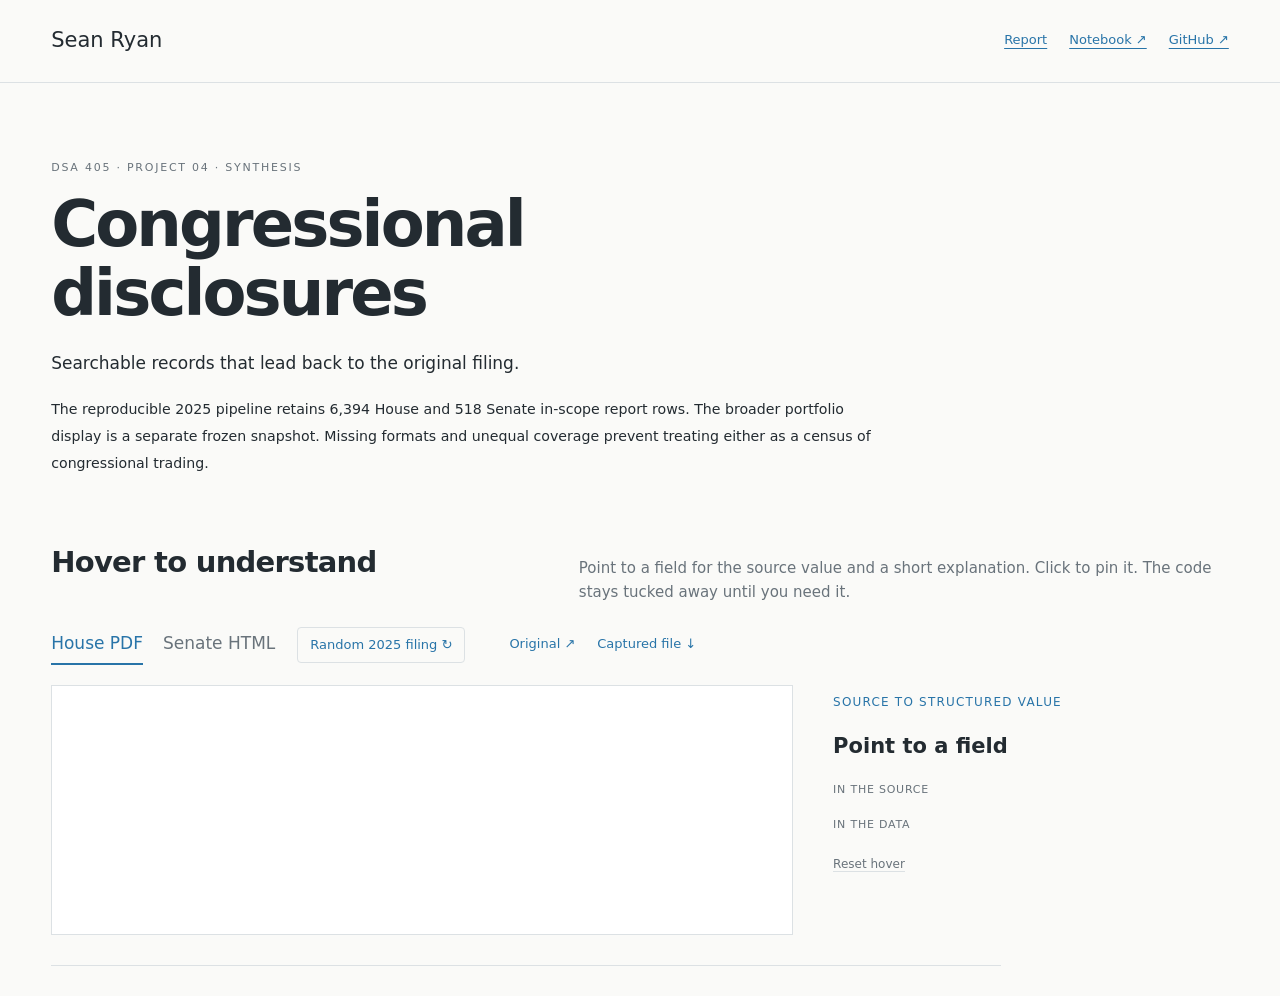
<file: index.html>
<!doctype html>
<html lang="en">
<head>
  <meta charset="utf-8">
  <meta name="viewport" content="width=device-width, initial-scale=1">
  <meta http-equiv="refresh" content="0; url=docs/">
  <link rel="canonical" href="https://strokeofluck.github.io/congressional-disclosures-p4/docs/">
  <title>Congressional disclosures | P4</title>
</head>
<body>
  <p><a href="docs/">Open the interactive project →</a></p>
</body>
</html>
</file>
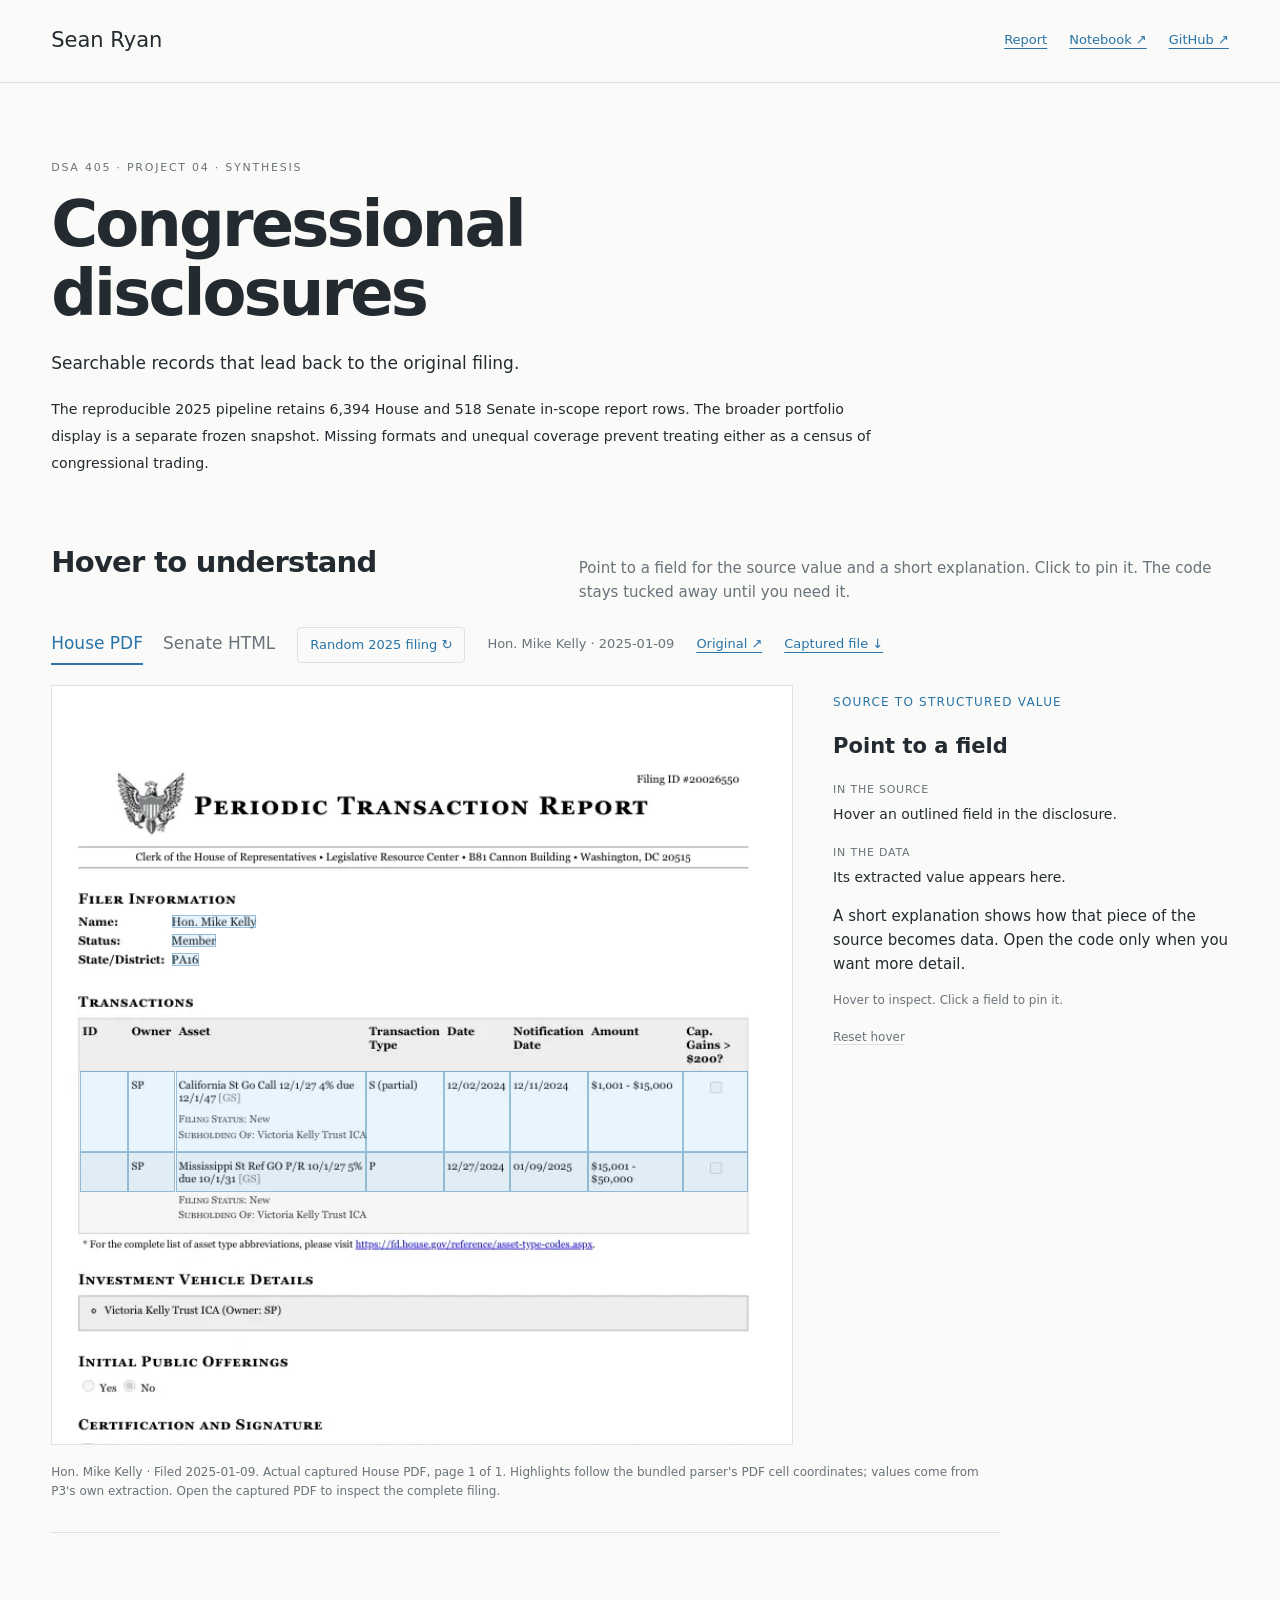
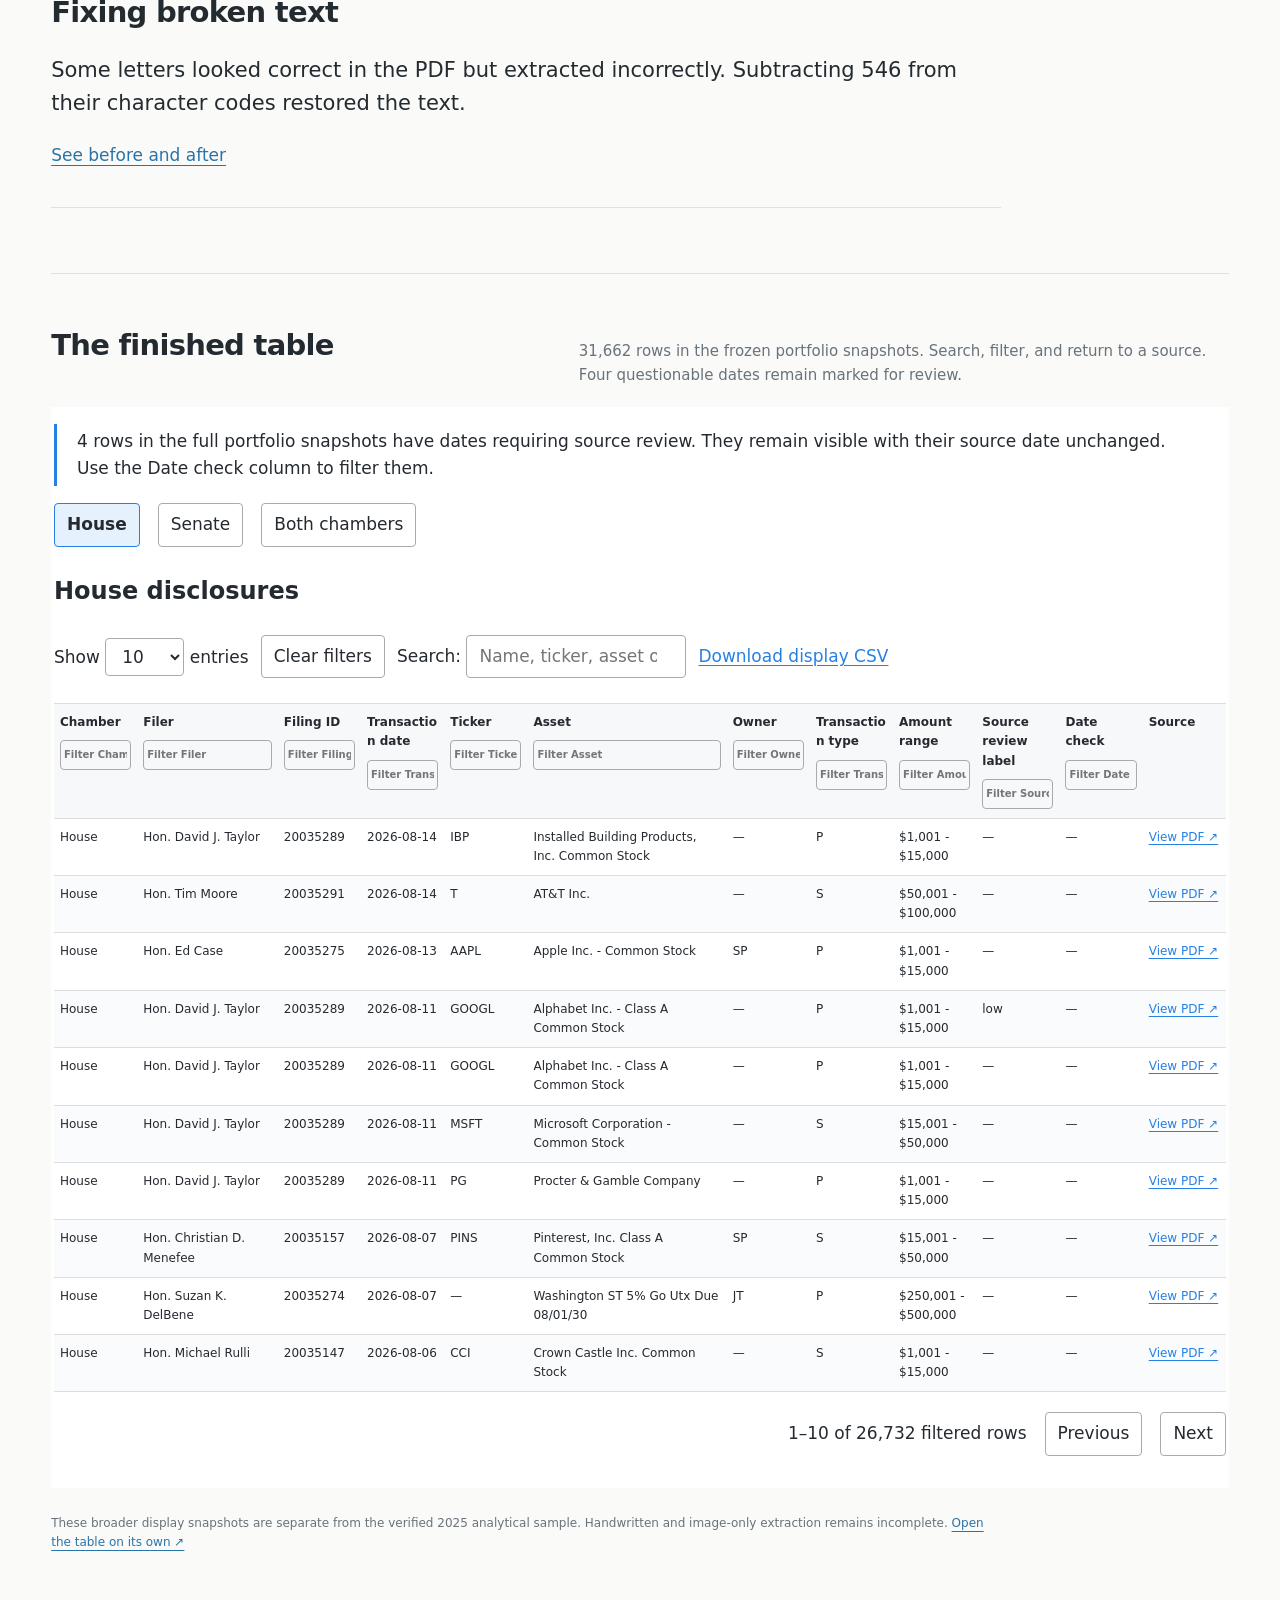
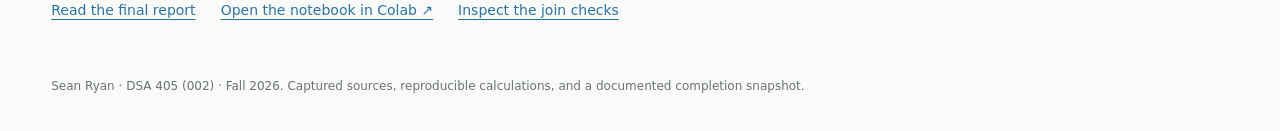
<file: docs/index.html>
<!doctype html><html lang="en"><head><meta charset="utf-8"><meta name="viewport" content="width=device-width,initial-scale=1"><meta name="description" content="Inspect a disclosure field, understand its extraction, and explore the finished House and Senate table."><title>Congressional disclosures · Sean Ryan · P4</title><link rel="stylesheet" href="assets/p4-minimal.css?v=blue-highlights"><script src="data/project.js" defer></script><script src="assets/p4-minimal.js?v=random-2025" defer></script></head><body><header><a href="https://strokeofluck.github.io/sean-data-portfolio/">Sean Ryan</a><nav><a href="P4-report.html">Report</a><a href="https://colab.research.google.com/github/Strokeofluck/congressional-disclosures-p4/blob/main/notebooks/DSA405_002_FA26_P4_sryan3.ipynb">Notebook ↗</a><a href="https://github.com/Strokeofluck/congressional-disclosures-p4">GitHub ↗</a></nav></header><main><section class="intro"><p class="kicker">DSA 405 · Project 04 · Synthesis</p><h1>Congressional disclosures</h1><p>Searchable records that lead back to the original filing.</p><small>The reproducible 2025 pipeline retains 6,394 House and 518 Senate in-scope report rows. The broader portfolio display is a separate frozen snapshot. Missing formats and unequal coverage prevent treating either as a census of congressional trading.</small></section><section id="inspect"><div class="section-head"><h2>Hover to understand</h2><p>Point to a field for the source value and a short explanation. Click to pin it. The code stays tucked away until you need it.</p></div><div class="source-toolbar"><div class="chamber" aria-label="Source chamber"><button data-chamber="House" aria-pressed="true">House PDF</button><button data-chamber="Senate" aria-pressed="false">Senate HTML</button></div><button id="random-filing" type="button">Random 2025 filing ↻</button><span id="filing-label" aria-live="polite"></span><input id="filing" type="hidden"><a id="original" target="_blank" rel="noopener">Original ↗</a><a id="captured" download>Captured file ↓</a></div><div class="inspection"><div id="doc" class="document" aria-label="Captured disclosure with explorable fields"></div><aside class="explain" aria-live="polite"><div id="field-name" class="field-name">Source to structured value</div><h3 id="explain-title">Point to a field</h3><p class="value-label">In the source</p><div id="source-value" class="value"></div><p class="value-label">In the data</p><div id="clean-value" class="value"></div><p id="why" class="why"></p><p id="reading-hint" class="hint"></p><button id="unpin" style="border:0;border-bottom:1px solid var(--line);padding:0;background:none;color:var(--muted);font:12px system-ui;cursor:pointer">Reset hover</button><details id="code-detail" hidden><summary>See the code</summary><p id="code-file" class="code-file"></p><pre id="code-snippet"></pre><a href="inspector.html#sources" style="font-size:12px">Open the full step-by-step inspector ↗</a></details></aside></div><p id="source-caption" class="source-caption"></p></section><section class="finding"><h2>Fixing broken text</h2><p>Some letters looked correct in the PDF but extracted incorrectly. Subtracting 546 from their character codes restored the text.</p><a href="data/unicode_example.json">See before and after</a></section><section id="completion" class="table-section"><div class="section-head"><h2>The finished table</h2><p>31,662 rows in the frozen portfolio snapshots. Search, filter, and return to a source. Four questionable dates remain marked for review.</p></div><iframe src="completion.html?embed=1&layout=fit" title="Searchable House and Senate disclosure table" loading="lazy"></iframe><p class="source-caption">These broader display snapshots are separate from the verified 2025 analytical sample. Handwritten and image-only extraction remains incomplete. <a href="completion.html">Open the table on its own ↗</a></p></section><div class="resources"><a href="P4-report.html">Read the final report</a><a href="https://colab.research.google.com/github/Strokeofluck/congressional-disclosures-p4/blob/main/notebooks/DSA405_002_FA26_P4_sryan3.ipynb">Open the notebook in Colab ↗</a><a href="inspector.html#join">Inspect the join checks</a></div><footer>Sean Ryan · DSA 405 (002) · Fall 2026. Captured sources, reproducible calculations, and a documented completion snapshot.</footer></main><dialog id="report-dialog" aria-labelledby="report-dialog-title"><div class="report-dialog-toolbar"><h2 id="report-dialog-title">P4 written report</h2><div><a id="download-report" href="#" download="Sean_Ryan_P4_Report.md">Download report (.md)</a><a href="P4-report.html" target="_blank" rel="noopener">Open full page ↗</a><button type="button" id="close-report" aria-label="Close report">Close ×</button></div></div><iframe title="P4 written report" data-src="P4-report.html"></iframe></dialog><style>
#report-dialog{width:min(1180px,calc(100vw - 32px));height:calc(100dvh - 48px);max-width:none;max-height:none;padding:0;border:1px solid #cbd3dc;border-radius:10px;background:#fff;color:#26323d;box-shadow:0 16px 80px #0005}#report-dialog::backdrop{background:#101820b3}.report-dialog-toolbar{padding:14px 20px;border-bottom:1px solid #dce1e6;display:flex;align-items:center;justify-content:space-between;gap:16px;background:#f8f9fa}.report-dialog-toolbar h2{margin:0;font:600 18px/1.4 system-ui}.report-dialog-toolbar>div{display:flex;align-items:center;gap:18px;flex-wrap:wrap}.report-dialog-toolbar a,.report-dialog-toolbar button{font:14px/1.4 system-ui;color:#1264bb}.report-dialog-toolbar button{padding:7px 12px;cursor:pointer;background:#fff;border:1px solid #bac8d7;border-radius:5px}#report-dialog iframe{display:block;border:0;width:100%;height:calc(100% - 78px);background:white}@media(max-width:650px){.report-dialog-toolbar{align-items:flex-start;flex-direction:column;padding:12px}.report-dialog-toolbar>div{gap:12px}#report-dialog iframe{height:calc(100% - 112px)}}
</style><script>
(()=>{
const dialog=document.getElementById('report-dialog'),frame=dialog.querySelector('iframe'),download=document.getElementById('download-report');
const report="# From congressional disclosures to searchable records\n**Sean Ryan | sryan3 | DSA 405 (002) | P4: Project Synthesis**\n\n## 1. Data motivation\nHow can public disclosures reveal shared stock purchases? I chose this project to make congressional financial records traceable, searchable, and usable for reporting. Working with the actual forms showed that reliable extraction and cleaning had to come first. P4 brings that work together as searchable records linked to their original filings.\n\n## 2. Sources, provenance and terms\nI used 515 official U.S. House Clerk PTR PDFs downloaded in the P2 archive and 583 U.S. Senate eFD HTML reports archived by the prior scraper. The Senate index also lists 97 deferred paper reports. This project uses archived records for coursework.\n\n## 3. Data dictionary and metadata\nOne analytical row is a retained report item, identified by chamber, filing and item number. Columns include filer, owner, transaction date, asset, ticker, transaction type, amount bounds and source URL. Amounts remain ranges; missing values remain unknown. The [final dictionary](https://github.com/Strokeofluck/congressional-disclosures-p4/blob/main/DATA_DICTIONARY.md) documents every output column and missingness. Broader portfolio exports are labeled separately from the 2025 analysis.\n\n## 4. Data cleaning steps narrative\nHouse members entered information differently, so a regex could not reliably tell where each field ended across all the reports. I used PyMuPDF to divide the PDF into rectangular cells and read each box separately, instead of using one large regex for the whole page. Table boundaries define the boxes; shading is an extra check. Small patterns clean individual fields. Senate HTML is read with Beautiful Soup after checking the table headers.\n\nSome PDF text looked right on the page but came out as broken letters. In Greene PTR 20030924, some letters in “Filing Status: New” had character codes 546 too high. Subtracting 546 within the affected range restores the label. The parser can then save `New` in its own `filing_status` column, keeping it out of the `asset` and `ticker` columns. Dates, tickers, and amount brackets are standardized, and exclusions and source-review decisions stay recorded.\n\n## 5. Integration and verification\nI harmonized both schemas and appended report items with chamber and source identities. For P3’s separate comparison, I summarized each chamber by ticker and month, then used a one-to-one outer join; unmatched values stay missing. I checked that no records were lost or multiplied, each summary had one row per ticker and month, keys were not missing or duplicated, dates stayed in 2025, and counts were positive whole numbers. The join preserved the counts from both chambers. All 1,105 raw-file checksums and 12 tests passed.\n\n## 6. Findings\nThe reproducible 2025 sample retains **6,394 House and 518 Senate report rows**. The practical result is a searchable table with links back to filings. A separate, broader portfolio snapshot contains **31,662 rows**; four questionable dates remain flagged for source review. These counts describe captured records, not unique trades or relative trading volume across chambers.\n\nThe presentation also shows how structured records can support social network analysis. A separate frozen House-only purchase extract links filers to stocks they reported buying; AMZN connects 19 filers. That graph does not use the P3 House–Senate ticker-month join or the broader portfolio snapshot. Shared purchases show overlap without establishing coordination. Its separate methods and calculations are available in the [SNA project](https://github.com/Strokeofluck/congressional-stock-network-sna/blob/main/METHODS.md).\n\n## 7. What is missing\nHandwritten financial disclosure records were excluded because manually transcribing and cleaning them would have taken too much time for the scope of this project. Scanned or image-only House records also remain unresolved, and 97 Senate paper reports were deferred. These gaps can underrepresent filers who use those formats. Excluded assets and unresolved tickers narrow the analytical population. Unequal capture windows prevent direct chamber-volume comparisons. Amendments, household ownership and amount ranges prevent exact personal-spending totals. The data cannot establish whether someone used privileged information.\n\n## 8. AI use log and reflection\nChatGPT assisted with code, explanations, checks and drafting. I inspected source examples and challenged misleading output. AI overemphasized a shared-key statistic unrelated to the House-only network; I questioned it and removed it from the presentation. I learned to check AI suggestions against the original reports and change methods when regex did not work reliably.\n\n## 9. Reproducibility\n[Open in Colab](https://colab.research.google.com/github/Strokeofluck/congressional-disclosures-p4/blob/main/notebooks/DSA405_002_FA26_P4_sryan3.ipynb). Choose Runtime → Run all in Colab. Setup downloads the project and installs dependencies. Bundled inputs reproduce the 2025 analysis; broader portfolio CSVs are frozen exports.\n";
download.href=URL.createObjectURL(new Blob([report],{type:'text/markdown;charset=utf-8'}));
document.querySelectorAll('a[href="P4-report.html"]').forEach(link=>{if(dialog.contains(link))return;link.setAttribute('aria-haspopup','dialog');link.addEventListener('click',event=>{if(event.ctrlKey||event.metaKey||event.shiftKey||event.altKey)return;event.preventDefault();if(!frame.src)frame.src=frame.dataset.src;dialog.showModal();});});
document.getElementById('close-report').onclick=()=>dialog.close();
dialog.addEventListener('click',event=>{if(event.target===dialog){const b=dialog.getBoundingClientRect();if(event.clientX<b.left||event.clientX>b.right||event.clientY<b.top||event.clientY>b.bottom)dialog.close();}});
})();
</script><script>addEventListener('message',event=>{const frame=document.querySelector('iframe[title="Searchable House and Senate disclosure table"]');if(frame&&event.origin===location.origin&&event.source===frame.contentWindow&&event.data?.type==='p4-table-height'){const height=Number(event.data.height);if(Number.isFinite(height)&&height>0)frame.style.height=Math.ceil(height+12)+'px';}});</script></body></html>
</file>
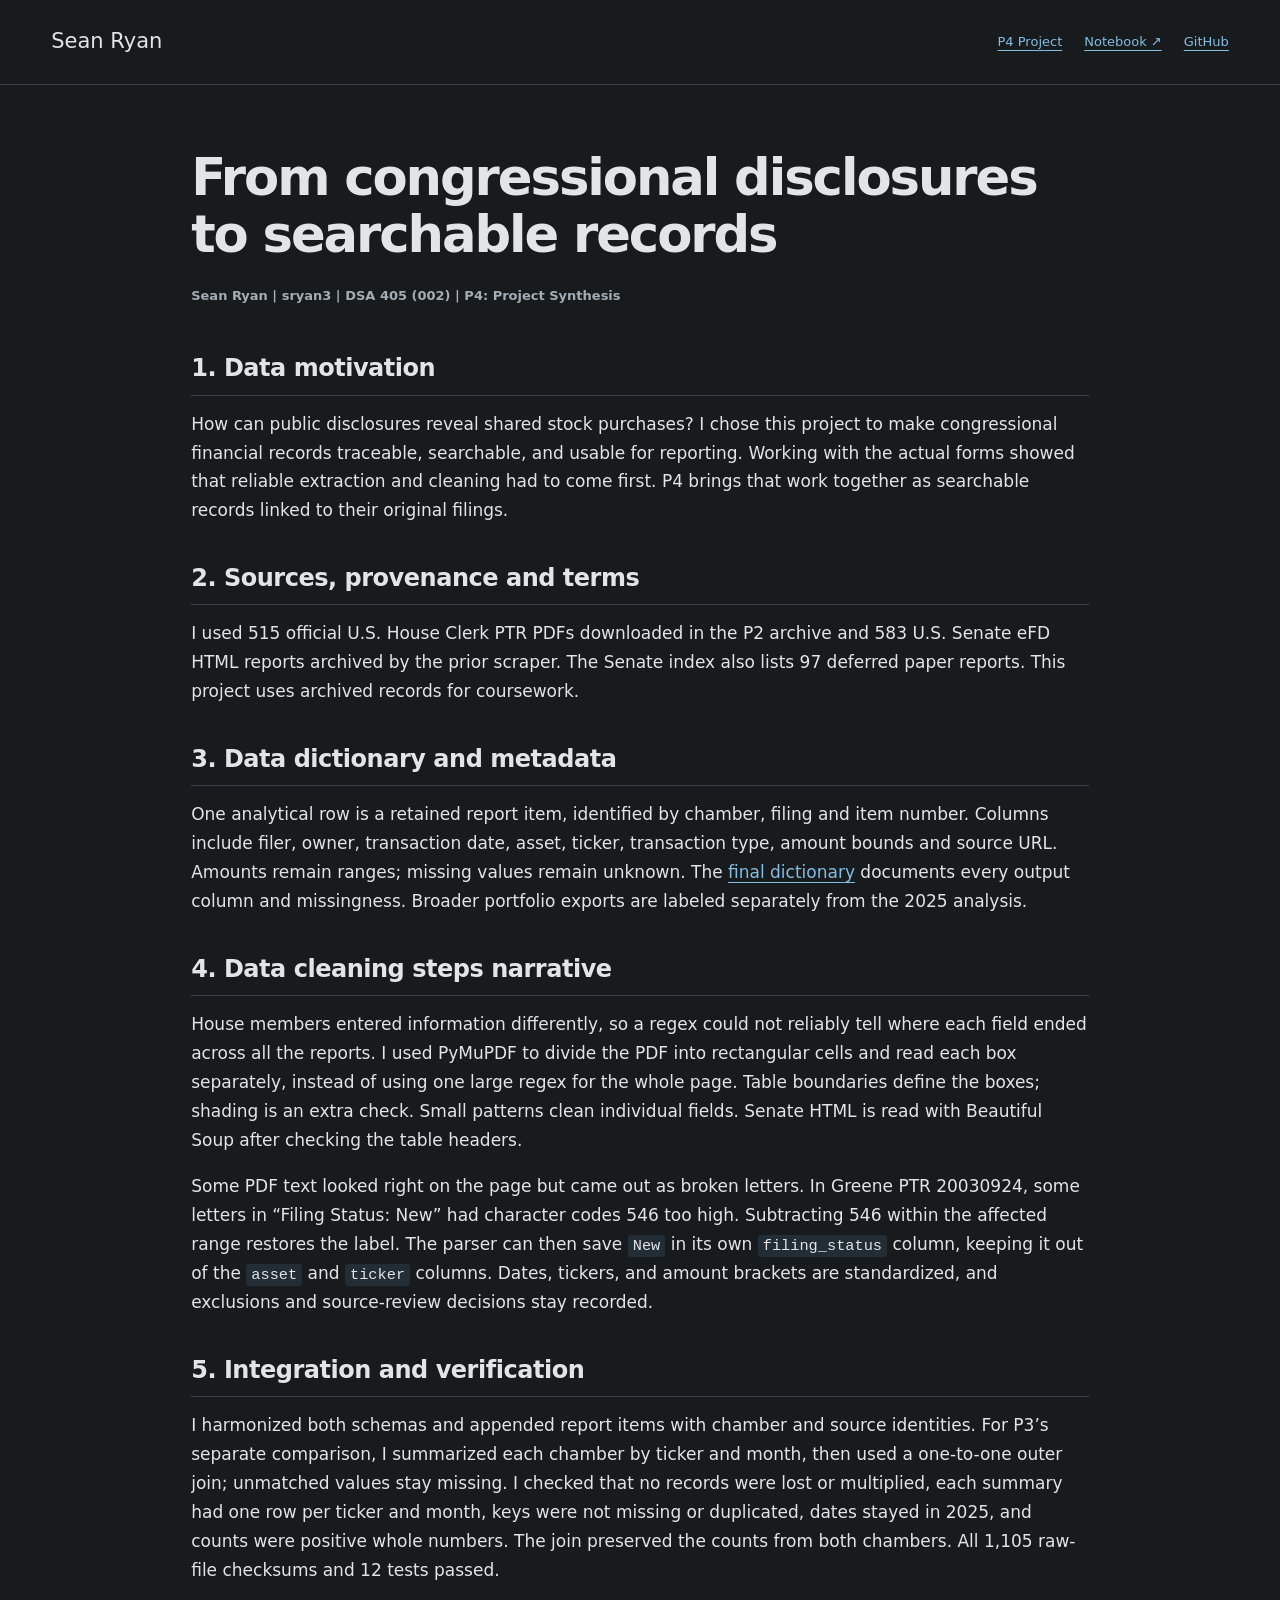
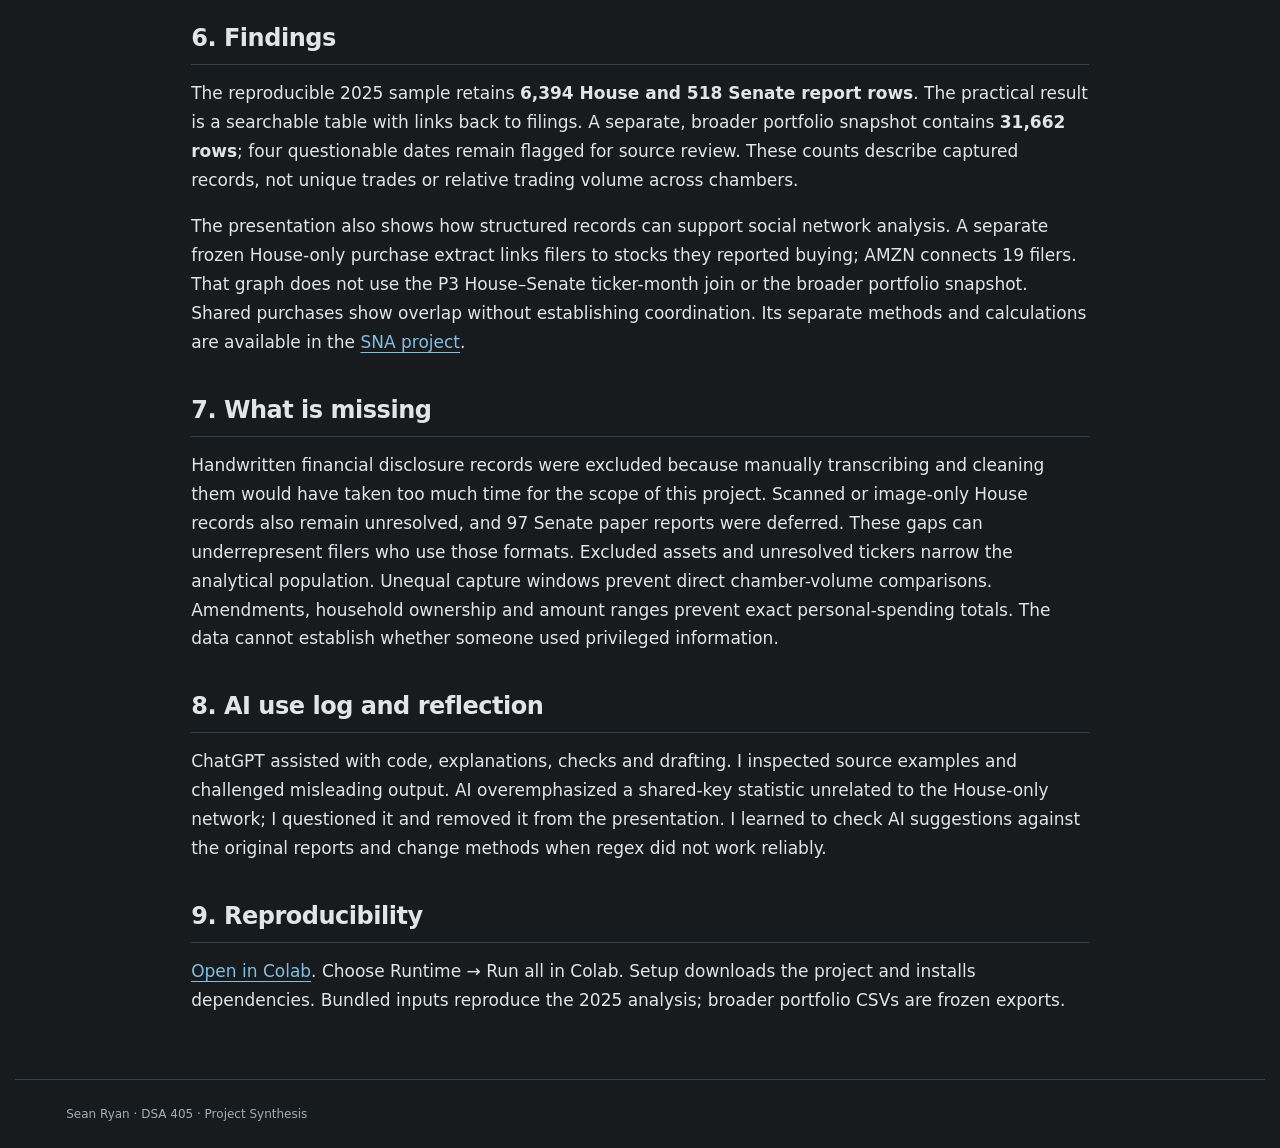
<file: P4-report.html>
<!doctype html><html lang="en"><head><meta charset="utf-8"><meta name="viewport" content="width=device-width,initial-scale=1"><title>P4 written report | Sean Ryan</title><style>:root{color-scheme:dark;--paper:#181b1d;--ink:#e1e5e8;--muted:#a2adb5;--line:#394146;--accent:#83bde2}*{box-sizing:border-box}body{margin:0;background:var(--paper);color:var(--ink);font:17px/1.7 system-ui,sans-serif}a{color:var(--accent);text-underline-offset:4px}.portfolio-header{max-width:1360px;margin:auto;padding:24px 4vw;display:flex;justify-content:space-between;align-items:center;gap:25px;border-bottom:1px solid var(--line)}.portfolio-header .brand{color:var(--ink);text-decoration:none;font-size:21px;font-weight:400}.portfolio-header nav{display:flex;gap:22px;font-size:13px}main{max-width:1000px;margin:64px auto;padding:0 4vw}h1{font-size:clamp(34px,4vw,54px);line-height:1.12;letter-spacing:-.04em;font-weight:600;margin:0 0 22px}h2{font-size:24px;line-height:1.3;letter-spacing:-.02em;font-weight:550;margin:38px 0 14px;padding-bottom:10px;border-bottom:1px solid var(--line)}p{margin:0 0 18px}main>p:first-of-type{font-size:13px;color:var(--muted);margin-bottom:46px}code{font-size:.9em;background:#222d35;padding:2px 5px;border-radius:3px}.portfolio-footer{max-width:1250px;margin:auto;padding:24px 4vw;border-top:1px solid var(--line);color:var(--muted);font-size:12px}@media(max-width:600px){.portfolio-header{flex-wrap:wrap}main{margin:38px auto}.portfolio-header nav{gap:16px}}@media print{@page{size:letter;margin:.5in}:root{color-scheme:light}body{background:white;color:#222;font:9.5pt/1.17 Arial}.portfolio-header,.portfolio-footer{display:none}main{max-width:none;margin:0;padding:0}h1{font-size:18pt;margin:0 0 5pt;letter-spacing:0}h2{font-size:10pt;margin:7pt 0 2pt;padding:0;border:0;break-after:avoid}p,main>p:first-of-type{font-size:9.5pt;margin:0 0 4pt;color:inherit}a{color:inherit;text-decoration:none}code{padding:0;background:none}p{orphans:2;widows:2}}</style></head><body><header class="portfolio-header"><a class="brand" href="https://strokeofluck.github.io/sean-data-portfolio/">Sean Ryan</a><nav aria-label="Report navigation"><a href="docs/index.html">P4 Project</a><a href="https://colab.research.google.com/github/Strokeofluck/congressional-disclosures-p4/blob/main/notebooks/DSA405_002_FA26_P4_sryan3.ipynb">Notebook ↗</a><a href="https://github.com/Strokeofluck/congressional-disclosures-p4">GitHub</a></nav></header><main><h1>From congressional disclosures to searchable records</h1><p><strong>Sean Ryan | sryan3 | DSA 405 (002) | P4: Project Synthesis</strong></p>
<h2>1. Data motivation</h2><p>How can public disclosures reveal shared stock purchases? I chose this project to make congressional financial records traceable, searchable, and usable for reporting. Working with the actual forms showed that reliable extraction and cleaning had to come first. P4 brings that work together as searchable records linked to their original filings.</p>
<h2>2. Sources, provenance and terms</h2><p>I used 515 official U.S. House Clerk PTR PDFs downloaded in the P2 archive and 583 U.S. Senate eFD HTML reports archived by the prior scraper. The Senate index also lists 97 deferred paper reports. This project uses archived records for coursework.</p>
<h2>3. Data dictionary and metadata</h2><p>One analytical row is a retained report item, identified by chamber, filing and item number. Columns include filer, owner, transaction date, asset, ticker, transaction type, amount bounds and source URL. Amounts remain ranges; missing values remain unknown. The <a href="https://github.com/Strokeofluck/congressional-disclosures-p4/blob/main/DATA_DICTIONARY.md">final dictionary</a> documents every output column and missingness. Broader portfolio exports are labeled separately from the 2025 analysis.</p>
<h2>4. Data cleaning steps narrative</h2><p>House members entered information differently, so a regex could not reliably tell where each field ended across all the reports. I used PyMuPDF to divide the PDF into rectangular cells and read each box separately, instead of using one large regex for the whole page. Table boundaries define the boxes; shading is an extra check. Small patterns clean individual fields. Senate HTML is read with Beautiful Soup after checking the table headers.</p>
<p>Some PDF text looked right on the page but came out as broken letters. In Greene PTR 20030924, some letters in “Filing Status: New” had character codes 546 too high. Subtracting 546 within the affected range restores the label. The parser can then save <code>New</code> in its own <code>filing_status</code> column, keeping it out of the <code>asset</code> and <code>ticker</code> columns. Dates, tickers, and amount brackets are standardized, and exclusions and source-review decisions stay recorded.</p>
<h2>5. Integration and verification</h2><p>I harmonized both schemas and appended report items with chamber and source identities. For P3’s separate comparison, I summarized each chamber by ticker and month, then used a one-to-one outer join; unmatched values stay missing. I checked that no records were lost or multiplied, each summary had one row per ticker and month, keys were not missing or duplicated, dates stayed in 2025, and counts were positive whole numbers. The join preserved the counts from both chambers. All 1,105 raw-file checksums and 12 tests passed.</p>
<h2>6. Findings</h2><p>The reproducible 2025 sample retains <strong>6,394 House and 518 Senate report rows</strong>. The practical result is a searchable table with links back to filings. A separate, broader portfolio snapshot contains <strong>31,662 rows</strong>; four questionable dates remain flagged for source review. These counts describe captured records, not unique trades or relative trading volume across chambers.</p>
<p>The presentation also shows how structured records can support social network analysis. A separate frozen House-only purchase extract links filers to stocks they reported buying; AMZN connects 19 filers. That graph does not use the P3 House–Senate ticker-month join or the broader portfolio snapshot. Shared purchases show overlap without establishing coordination. Its separate methods and calculations are available in the <a href="https://github.com/Strokeofluck/congressional-stock-network-sna/blob/main/METHODS.md">SNA project</a>.</p>
<h2>7. What is missing</h2><p>Handwritten financial disclosure records were excluded because manually transcribing and cleaning them would have taken too much time for the scope of this project. Scanned or image-only House records also remain unresolved, and 97 Senate paper reports were deferred. These gaps can underrepresent filers who use those formats. Excluded assets and unresolved tickers narrow the analytical population. Unequal capture windows prevent direct chamber-volume comparisons. Amendments, household ownership and amount ranges prevent exact personal-spending totals. The data cannot establish whether someone used privileged information.</p>
<h2>8. AI use log and reflection</h2><p>ChatGPT assisted with code, explanations, checks and drafting. I inspected source examples and challenged misleading output. AI overemphasized a shared-key statistic unrelated to the House-only network; I questioned it and removed it from the presentation. I learned to check AI suggestions against the original reports and change methods when regex did not work reliably.</p>
<h2>9. Reproducibility</h2><p><a href="https://colab.research.google.com/github/Strokeofluck/congressional-disclosures-p4/blob/main/notebooks/DSA405_002_FA26_P4_sryan3.ipynb">Open in Colab</a>. Choose Runtime → Run all in Colab. Setup downloads the project and installs dependencies. Bundled inputs reproduce the 2025 analysis; broader portfolio CSVs are frozen exports.</p></main><footer class="portfolio-footer">Sean Ryan · DSA 405 · Project Synthesis</footer></body></html>
</file>
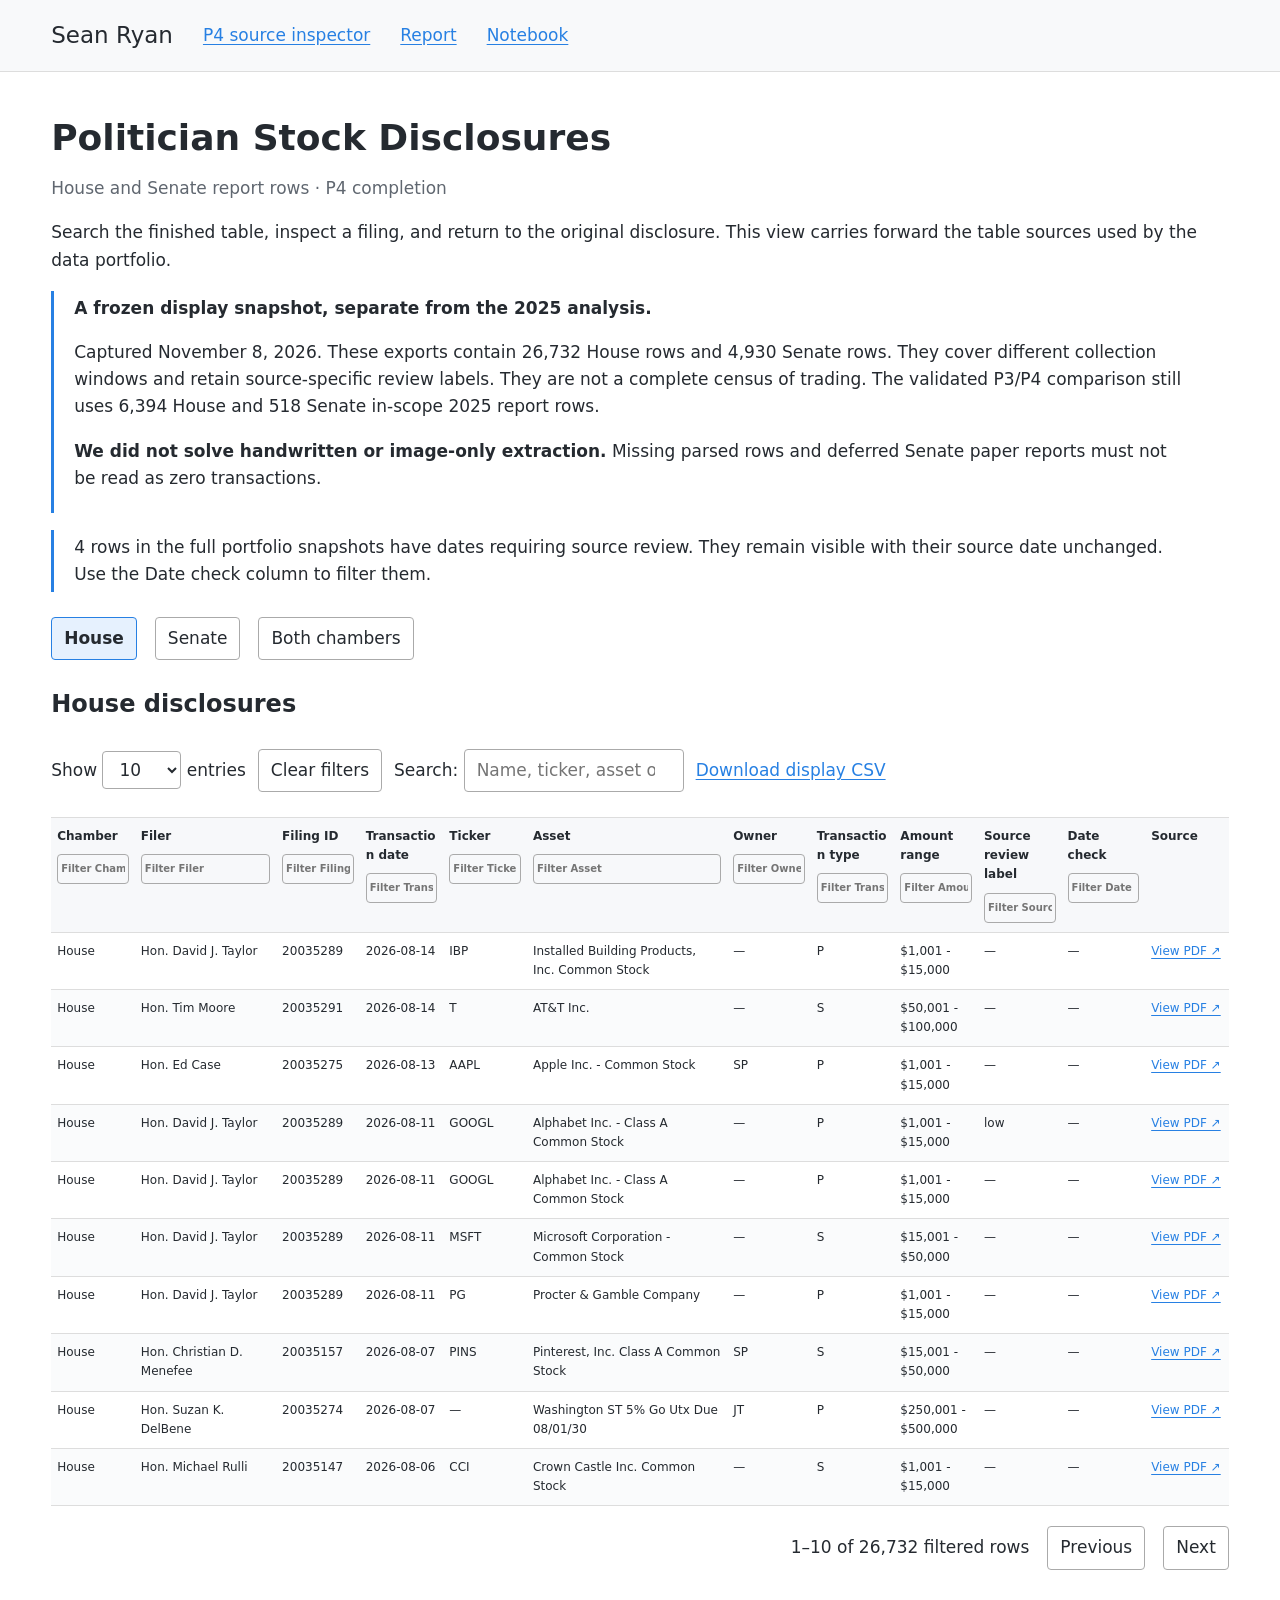
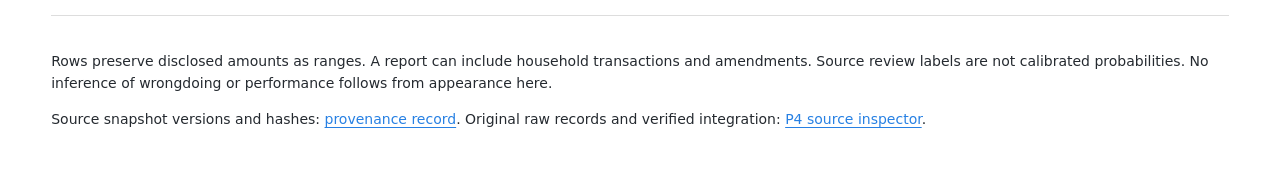
<file: docs/completion.html>
<!doctype html><html lang="en"><head><meta charset="utf-8"><meta name="viewport" content="width=device-width,initial-scale=1"><title>Politician Stock Disclosures · P4 completion</title><script src="data/portfolio-completion.js" defer></script><script src="assets/completion.js" defer></script><style>
*{box-sizing:border-box}body{font:17px/1.6 system-ui,sans-serif;color:#252a30;background:#fff;margin:0}header{padding:17px 4vw;border-bottom:1px solid #ddd;background:#f8f9fa;display:flex;gap:30px;align-items:center}header a:first-child{font-size:23px;color:inherit;text-decoration:none}a{color:#2780e3;text-underline-offset:3px}main{max-width:1720px;margin:45px auto;padding:0 4vw}h1{font-size:36px;line-height:1.15;margin-bottom:8px}h2{font-size:24px}.sub{color:#606770}.chambers,.controls{display:flex;flex-wrap:wrap;gap:18px;align-items:center;margin:25px 0}button,input,select{font:inherit;padding:7px 12px;border:1px solid #aaa;border-radius:4px;background:transparent;color:inherit}button{cursor:pointer}.chambers button[aria-pressed=true]{border-color:#2780e3;background:#e6f1fe;font-weight:700}.controls label:last-of-type{margin-left:auto}.table-wrap{overflow:auto;border-top:1px solid #ddd}table{width:100%;border-collapse:collapse;font-size:14px}th,td{padding:12px 14px;text-align:left;border-bottom:1px solid #ddd;vertical-align:top}th{white-space:nowrap;background:#f7f8fa}th button{border:0;padding:0;text-align:left;font-weight:700}th input{display:block;min-width:95px;width:100%;font-size:12px;margin-top:8px}tbody tr:nth-child(even){background:#fafbfc}td:nth-child(6){min-width:230px}td:last-child a{white-space:nowrap}.pagination{display:flex;gap:18px;justify-content:flex-end;align-items:center;margin:20px 0}.scope{border-left:3px solid #2780e3;padding:4px 20px;max-width:1150px}footer{border-top:1px solid #ddd;margin-top:45px;padding-top:20px;font-size:14px}@media(prefers-color-scheme:dark){body{background:#181b1d;color:#ddd}header,th{background:#222629}input,button,select{background:#181b1d}.chambers button[aria-pressed=true]{background:#17354e}tbody tr:nth-child(even){background:#202426}.sub{color:#b6bdc3}a{color:#6ea8fe}}
.embedded header,.embedded h1,.embedded main>.sub,.embedded main>p:not(#date-warning),.embedded main>.scope:not(#date-warning),.embedded footer{display:none}.embedded main{margin:0;padding:0 3px}.embedded .chambers{margin-top:0}
table{table-layout:fixed;font-size:12px}th,td{padding:9px 6px;overflow-wrap:anywhere}th{white-space:normal}th input{min-width:0;padding:6px 3px;font-size:10px}td:nth-child(6){min-width:0;width:auto}td:last-child a{white-space:normal}th:nth-child(6){width:17%}th:nth-child(2){width:12%}.controls{gap:12px}.controls input{max-width:220px;width:100%}.controls label{min-width:0}.controls label:last-of-type{margin-left:0}.table-wrap{overflow:visible}.pagination{flex-wrap:wrap}@media(max-width:650px){table{font-size:10px}th,td{padding:7px 3px}th input{font-size:9px}}</style></head><body><header><a href="https://strokeofluck.github.io/sean-data-portfolio/">Sean Ryan</a><a href="index.html">P4 source inspector</a><a href="P4-report.html">Report</a><a href="P4-notebook.html">Notebook</a></header><main><h1>Politician Stock Disclosures</h1><p class="sub">House and Senate report rows · P4 completion</p><p>Search the finished table, inspect a filing, and return to the original disclosure. This view carries forward the table sources used by the data portfolio.</p><div class="scope"><strong>A frozen display snapshot, separate from the 2025 analysis.</strong><p>Captured November 8, 2026. These exports contain 26,732 House rows and 4,930 Senate rows. They cover different collection windows and retain source-specific review labels. They are not a complete census of trading. The validated P3/P4 comparison still uses 6,394 House and 518 Senate in-scope 2025 report rows.</p><p><strong>We did not solve handwritten or image-only extraction.</strong> Missing parsed rows and deferred Senate paper reports must not be read as zero transactions.</p></div><p id="date-warning" class="scope" role="note"></p><div class="chambers" aria-label="Choose chamber"><button data-chamber="House" aria-pressed="true">House</button><button data-chamber="Senate" aria-pressed="false">Senate</button><button data-chamber="All" aria-pressed="false">Both chambers</button></div><h2 id="table-title">House disclosures</h2><div class="controls"><label>Show <select id="size"><option>10</option><option>25</option><option>50</option><option>100</option></select> entries</label><button id="reset">Clear filters</button><label>Search: <input id="search" type="search" placeholder="Name, ticker, asset or filing ID"></label><a href="data/portfolio-completion.csv" download>Download display CSV</a></div><div class="table-wrap"><table aria-labelledby="table-title"><thead id="heads"></thead><tbody id="rows"></tbody></table></div><div class="pagination"><span id="count" aria-live="polite"></span><button id="previous">Previous</button><button id="next">Next</button></div><footer><p>Rows preserve disclosed amounts as ranges. A report can include household transactions and amendments. Source review labels are not calibrated probabilities. No inference of wrongdoing or performance follows from appearance here.</p><p>Source snapshot versions and hashes: <a href="https://github.com/Strokeofluck/congressional-disclosures-p4/blob/main/provenance/portfolio_snapshot.json">provenance record</a>. Original raw records and verified integration: <a href="index.html#sources">P4 source inspector</a>.</p></footer></main><script>if(window.parent!==window){const send=()=>parent.postMessage({type:'p4-table-height',height:document.documentElement.scrollHeight},location.origin);new ResizeObserver(send).observe(document.body);addEventListener('load',send);}</script></body></html>
</file>
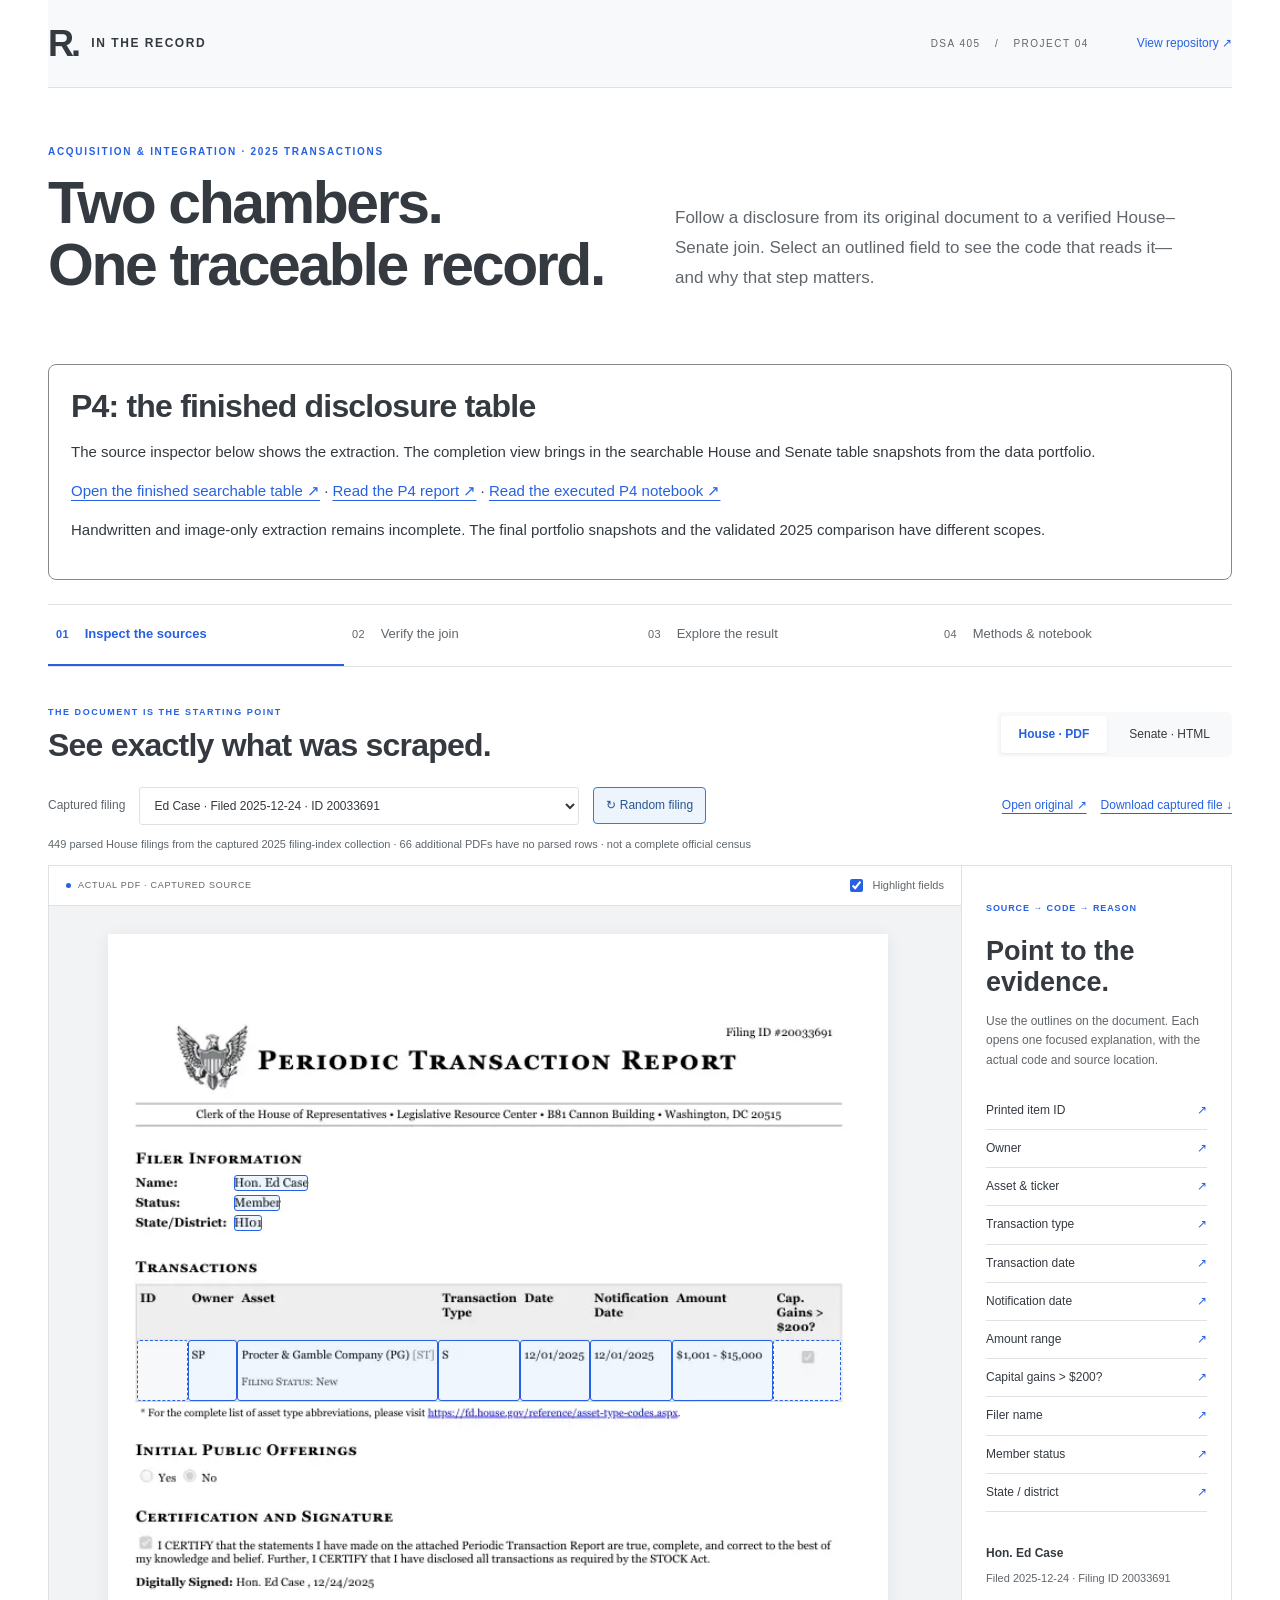
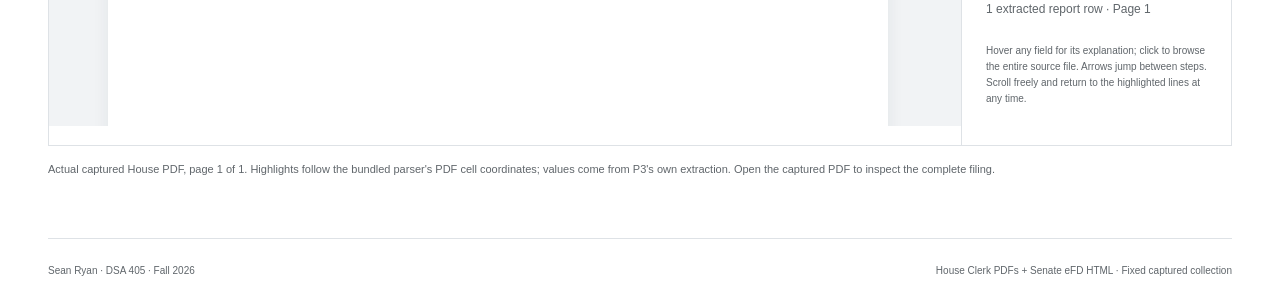
<file: docs/inspector.html>
<!doctype html>
<html lang="en">
<head>
  <meta charset="utf-8"><meta name="viewport" content="width=device-width,initial-scale=1">
  <meta name="description" content="An independent DSA 405 project: inspect the House PDFs and Senate HTML, trace the extraction code, and verify a two-source join.">
  <title>In the record · House + Senate | P4</title>
  <link rel="stylesheet" href="assets/style.css?v=c1d304d181e4">
  <script src="data/project.js?v=f89b06631738" defer></script><script src="assets/app.js?v=dbfbcdc250ab" defer></script>
</head>
<body>
<a class="skip" href="#main">Skip to content</a>
<header class="masthead"><a class="brand" href="#sources"><span class="mark">R.</span> IN THE RECORD</a><span class="course">DSA 405 <span>/</span> PROJECT 04</span><a class="repo" href="https://github.com/Strokeofluck/congressional-disclosures-p4">View repository ↗</a></header>
<main id="main">
  <section class="intro"><p class="eyebrow">ACQUISITION & INTEGRATION · 2025 TRANSACTIONS</p><h1>Two chambers.<br>One traceable record.</h1><p class="lede">Follow a disclosure from its original document to a verified House–Senate join. Select an outlined field to see the code that reads it—and why that step matters.</p></section>
  <div id="p4-completion" style="margin:24px 0;padding:22px;border:1px solid #888;border-radius:8px"><h2>P4: the finished disclosure table</h2><p>The source inspector below shows the extraction. The completion view brings in the searchable House and Senate table snapshots from the data portfolio.</p><p><a href="completion.html">Open the finished searchable table ↗</a> · <a href="P4-report.html">Read the P4 report ↗</a> · <a href="P4-notebook.html">Read the executed P4 notebook ↗</a></p><p>Handwritten and image-only extraction remains incomplete. The final portfolio snapshots and the validated 2025 comparison have different scopes.</p></div><nav class="views" aria-label="Project views"><button data-view="sources" aria-pressed="true">01 <span>Inspect the sources</span></button><button data-view="join" aria-pressed="false">02 <span>Verify the join</span></button><button data-view="data" aria-pressed="false">03 <span>Explore the result</span></button><button data-view="notes" aria-pressed="false">04 <span>Methods & notebook</span></button></nav>
  <section id="sources" class="view" aria-labelledby="source-heading">
    <div class="section-heading"><div><p class="eyebrow">THE DOCUMENT IS THE STARTING POINT</p><h2 id="source-heading">See exactly what was scraped.</h2></div><div class="segmented" aria-label="Source chamber"><button data-chamber="House" aria-pressed="true">House · PDF</button><button data-chamber="Senate" aria-pressed="false">Senate · HTML</button></div></div>
    <div class="source-toolbar"><label for="filing">Captured filing</label><select id="filing"></select><button id="random-filing" type="button">↻ Random filing</button><a id="original" target="_blank" rel="noopener">Open original ↗</a><a id="local-source" download>Download captured file ↓</a></div>
    <p id="filing-status" class="filing-status" aria-live="polite"></p><div class="workspace"><div class="source-pane"><div class="document-status"><span class="dot"></span><span id="document-kind">ACTUAL PDF · CAPTURED SOURCE</span><label class="overlay-label"><input id="overlays" type="checkbox" checked> Highlight fields</label></div><div id="document" class="document"></div></div><aside class="guide"><span class="guide-number">SOURCE → CODE → REASON</span><h3>Point to the evidence.</h3><p>Use the outlines on the document. Each opens one focused explanation, with the actual code and source location.</p><div id="field-list" class="field-list"></div><div id="source-context" class="source-context"></div><p class="quiet">Hover any field for its explanation; click to browse the entire source file. Arrows jump between steps. Scroll freely and return to the highlighted lines at any time.</p></aside></div>
    <p class="caption" id="source-caption"></p>
  </section>
  <section id="join" class="view" hidden aria-labelledby="join-heading"><div class="section-heading"><div><p class="eyebrow">PROVE THE RELATIONSHIP BEFORE MERGING</p><h2 id="join-heading">A join with a stated grain.</h2></div><span class="tag">9 data assertions passed</span></div><p class="section-lede">Different politicians are not matching entities. First, summarize each chamber to one row per ticker and calendar month. Then compare the two summaries.</p><div id="join-flow" class="join-flow"></div><div class="join-columns"><div><h3>The design, before the merge</h3><dl id="design" class="design"></dl></div><div><h3>The actual merge</h3><pre id="merge-code"></pre><p>Raw transaction rows are also combined in a separate table with their chamber and source identity. That append is a convenience; the validated merge below is the P3 join.</p><button class="text-button" id="explain-merge">Explain this code ↗</button><p><a id="download-join" href="data/combined_ticker_month.csv" download>Download the validated join CSV ↓</a></p></div></div><div id="coverage" class="coverage"></div><h3 class="spaced">Make a mistake on purpose.</h3><p>These are caught exceptions from deliberately broken inputs. They show the pipeline stops rather than producing plausible-looking output.</p><div id="failure-cases" class="failures"></div><details class="checks"><summary>Inspect all nine data assumptions</summary><ol id="checks"></ol></details></section>
  <section id="data" class="view" hidden aria-labelledby="data-heading">
    <div class="section-heading"><div><p class="eyebrow" id="data-grain">HOUSE + SENATE · 2025 TRANSACTIONS</p><h2 id="data-heading">Search the combined disclosures.</h2></div><a id="download-results" href="data/combined_transactions.csv" download class="download">Download full CSV ↓</a></div>
    <p id="data-description" class="section-lede">Search the report rows included in the 2025 comparison by name, ticker, asset, or filing ID. Use the filters above each column to narrow the table.</p>
    <div class="search-table-controls"><label class="page-size-label">Show <select id="page-size" aria-label="Rows per page"><option value="10">10</option><option value="25">25</option><option value="50">50</option><option value="100">100</option></select> entries</label><div class="table-search"><button type="button" id="reset-results" class="text-button">Clear filters</button><label for="table-search">Search: <input id="table-search" type="search" placeholder="Name, ticker, asset, filing ID…"></label></div></div>
    <div class="table-scroll disclosure-table"><table class="results" id="search-results"><caption class="sr-only" id="results-caption">Eligible 2025 House and Senate disclosure report rows. Use the column filters to narrow the table.</caption><thead id="results-head"></thead><tbody id="results"></tbody></table></div>
    <div class="table-bottom"><p id="result-count" aria-live="polite"></p><nav id="result-pages" class="result-pages" aria-label="Result pages"></nav></div>
    <p class="table-footnote" id="data-caveat">These are disclosed report rows, including amendments, rather than deduplicated trades. Amounts retain the reported brackets. A dash means the source field is blank.</p>
  </section>
  <section id="notes" class="view" hidden aria-labelledby="notes-heading"><div class="section-heading"><div><p class="eyebrow">PORTABLE, REPEATABLE, HONEST ABOUT COVERAGE</p><h2 id="notes-heading">What the project does—and why.</h2></div></div><div class="notes-grid"><article><h3>A reproducible snapshot</h3><p>This project builds its House dataset from the PDFs, extraction and cleaning code, and review rules inside this repository. Senate HTML is also parsed locally. Source files, checked outputs, notebook, and verification are bundled here; no other project or Drive mount is needed.</p><a href="P3-notebook.html">Read the executed notebook ↗</a><a href="https://colab.research.google.com/github/Strokeofluck/Data-Wrangling-and-Web-Scraping-P3/blob/main/notebooks/DSA405_002_FA26_P3_sryan3.ipynb">Open notebook in Colab ↗</a><p class="quiet">The repository is private. Colab may need GitHub authorization, or upload the notebook manually and run its setup cell.</p></article><article><h3>Acquisition with guardrails</h3><p>One request per second, a coursework User-Agent, timeouts, explicit HTTP failures, a checksum-verified disk cache, and no repeated resource requests in a run. The frozen inventory is finite; it has no pagination.</p><p>House documents have official public URLs. Senate documents reuse the pinned archive from the existing scraper. This version does not submit the Senate access agreement or bypass a denial.</p><button class="text-button" id="explain-acquisition">Inspect the acquisition code ↗</button></article><article><h3>A8 plan & drift</h3><p>Sean confirmed that A8 named House + Senate disclosures. P3 keeps those sources. It uses a frozen 2025 comparison, reads previously collected Senate HTML, and joins ticker-month summaries instead of trying to join legislators across chambers.</p><p class="quiet">The original A8 text was not available in this build. Check the exact wording and these implementation choices before submitting.</p></article><article><h3>Limits that stay visible</h3><ul><li>Senate paper reports are deferred; House scanned or handwritten forms can lack extracted rows.</li><li>The two archives have different collection dates. This is not complete or equally sampled chamber coverage.</li><li>Amendments remain as report records; tickers are reported labels, not permanent security identifiers.</li><li>Public names and disclosed financial details are personal information. Use only the fields needed for this noncommercial coursework; infer no wrongdoing from a record.</li><li>Missing amounts stay missing. Range values are never treated as exact dollar totals.</li></ul></article></div><div class="submission"><div><p class="eyebrow">COURSE HANDOFF</p><h3>Notebook + repository link</h3><p>Due November 5, 2026 · 11:59 PM Eastern. Review the A8 comparison and suggested self-assessment before submitting.</p></div><a href="https://github.com/Strokeofluck/congressional-disclosures-p4/blob/main/SELF_ASSESSMENT.md">Review self-assessment ↗</a></div></section>
</main>
<footer><span>Sean Ryan · DSA 405 · Fall 2026</span><span>House Clerk PDFs + Senate eFD HTML · Fixed captured collection</span></footer>
<dialog id="explanation" class="walkthrough" aria-labelledby="popup-title">
  <div class="popup-head"><span class="eyebrow">SOURCE BESIDE THE CODE</span><button id="close-popup" aria-label="Close explanation">×</button></div>
  <h2 id="popup-title"></h2><p id="popup-why"></p>
  <div class="value-pair"><div><span>From the source</span><code id="popup-before"></code></div><div><span>Structured value</span><code id="popup-after"></code></div></div>
  <nav class="journey-controls" aria-label="Code walkthrough"><button id="journey-back" type="button" aria-label="Previous code step">← Previous</button><div><span id="journey-count" aria-live="polite"></span><div id="journey-steps" class="journey-steps"></div></div><button id="journey-next" type="button" aria-label="Next code step">Next →</button></nav>
  <div class="journey-description"><h3 id="journey-title"></h3><p id="journey-why"></p><p class="concept-hint">Hover or focus linked code or underlined words to see how they connect.</p></div>
  <div class="code-view"><div class="code-toolbar"><span id="popup-filename"></span><button id="jump-to-code" type="button">Back to highlighted lines ↓</button></div><pre id="popup-code" tabindex="0" aria-label="Entire source file with relevant lines highlighted"></pre></div>
  <div class="journey-footer"><p class="code-location" id="popup-location"></p><a id="popup-link" target="_blank" rel="noopener">Read this line in the repository ↗</a></div>
</dialog>
<div id="field-tooltip" role="tooltip" hidden></div>
<div id="code-tooltip" role="tooltip" hidden></div>
</body></html>
</file>
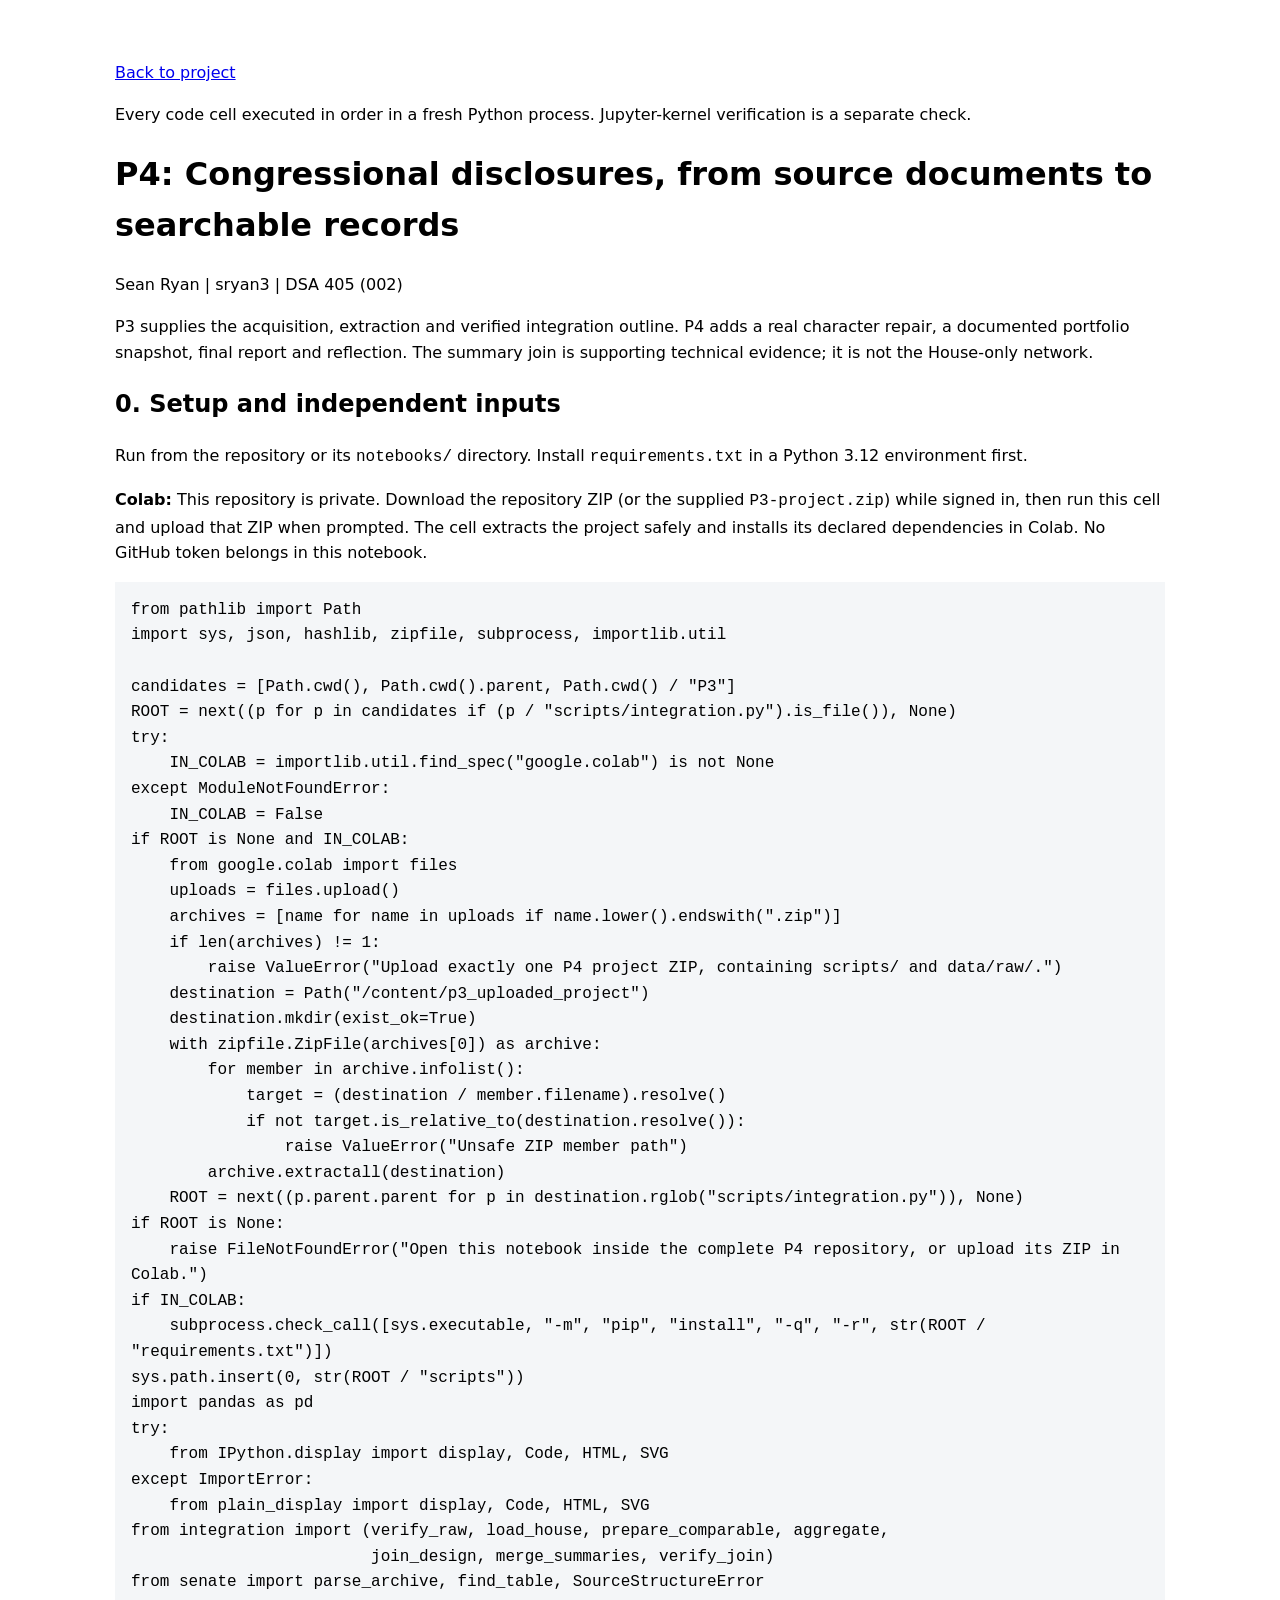
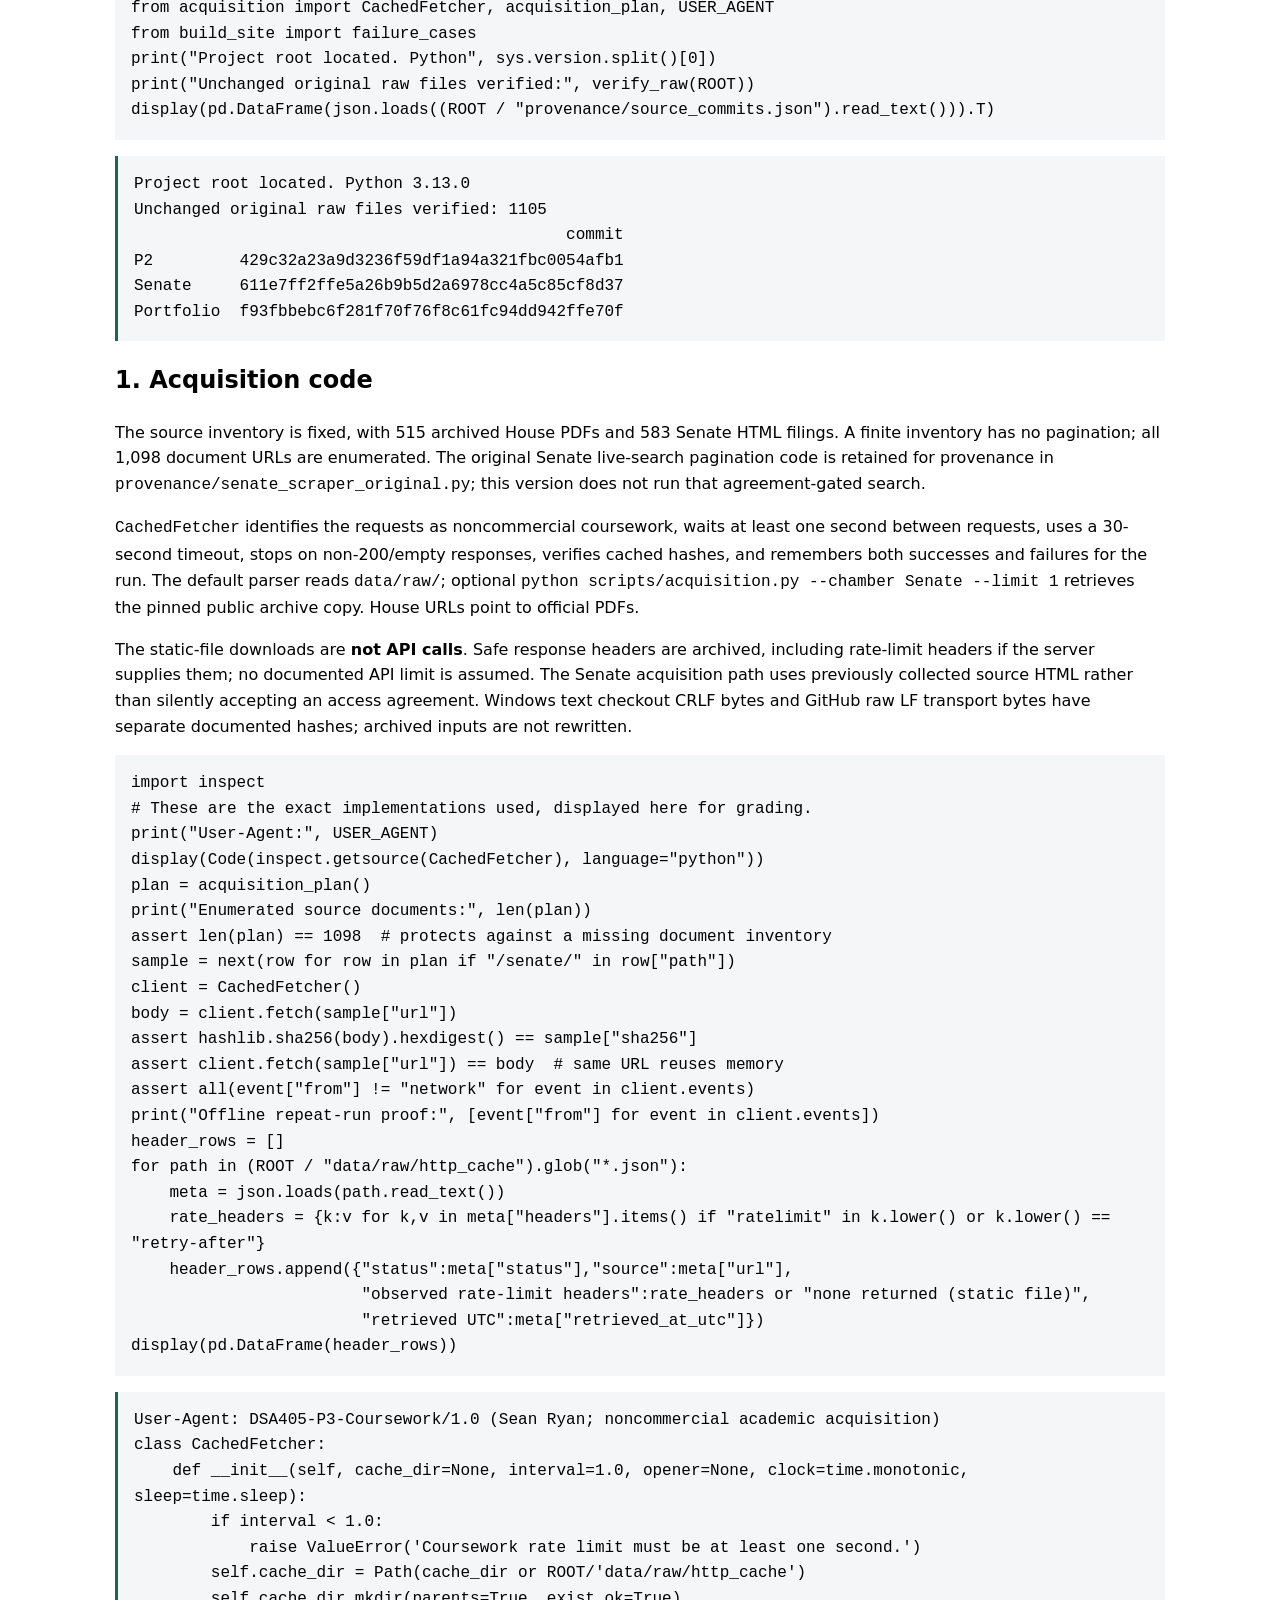
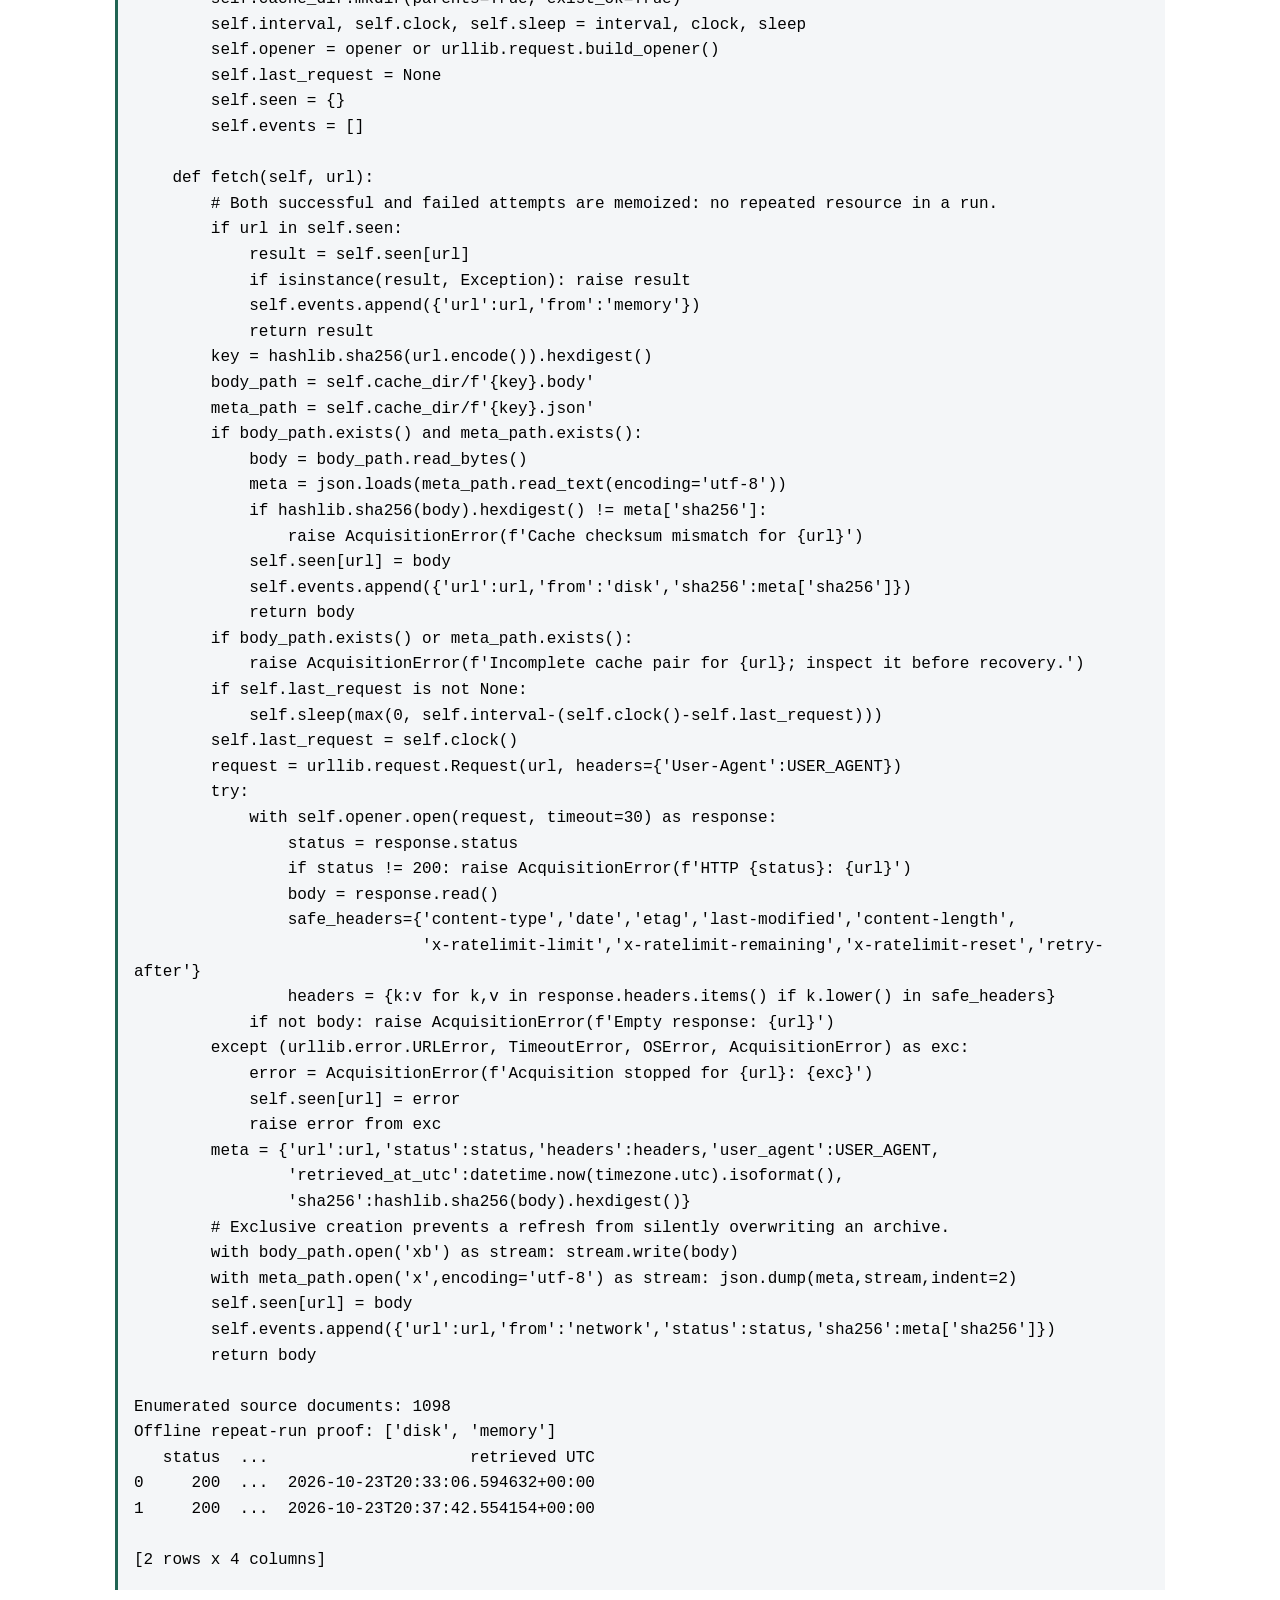
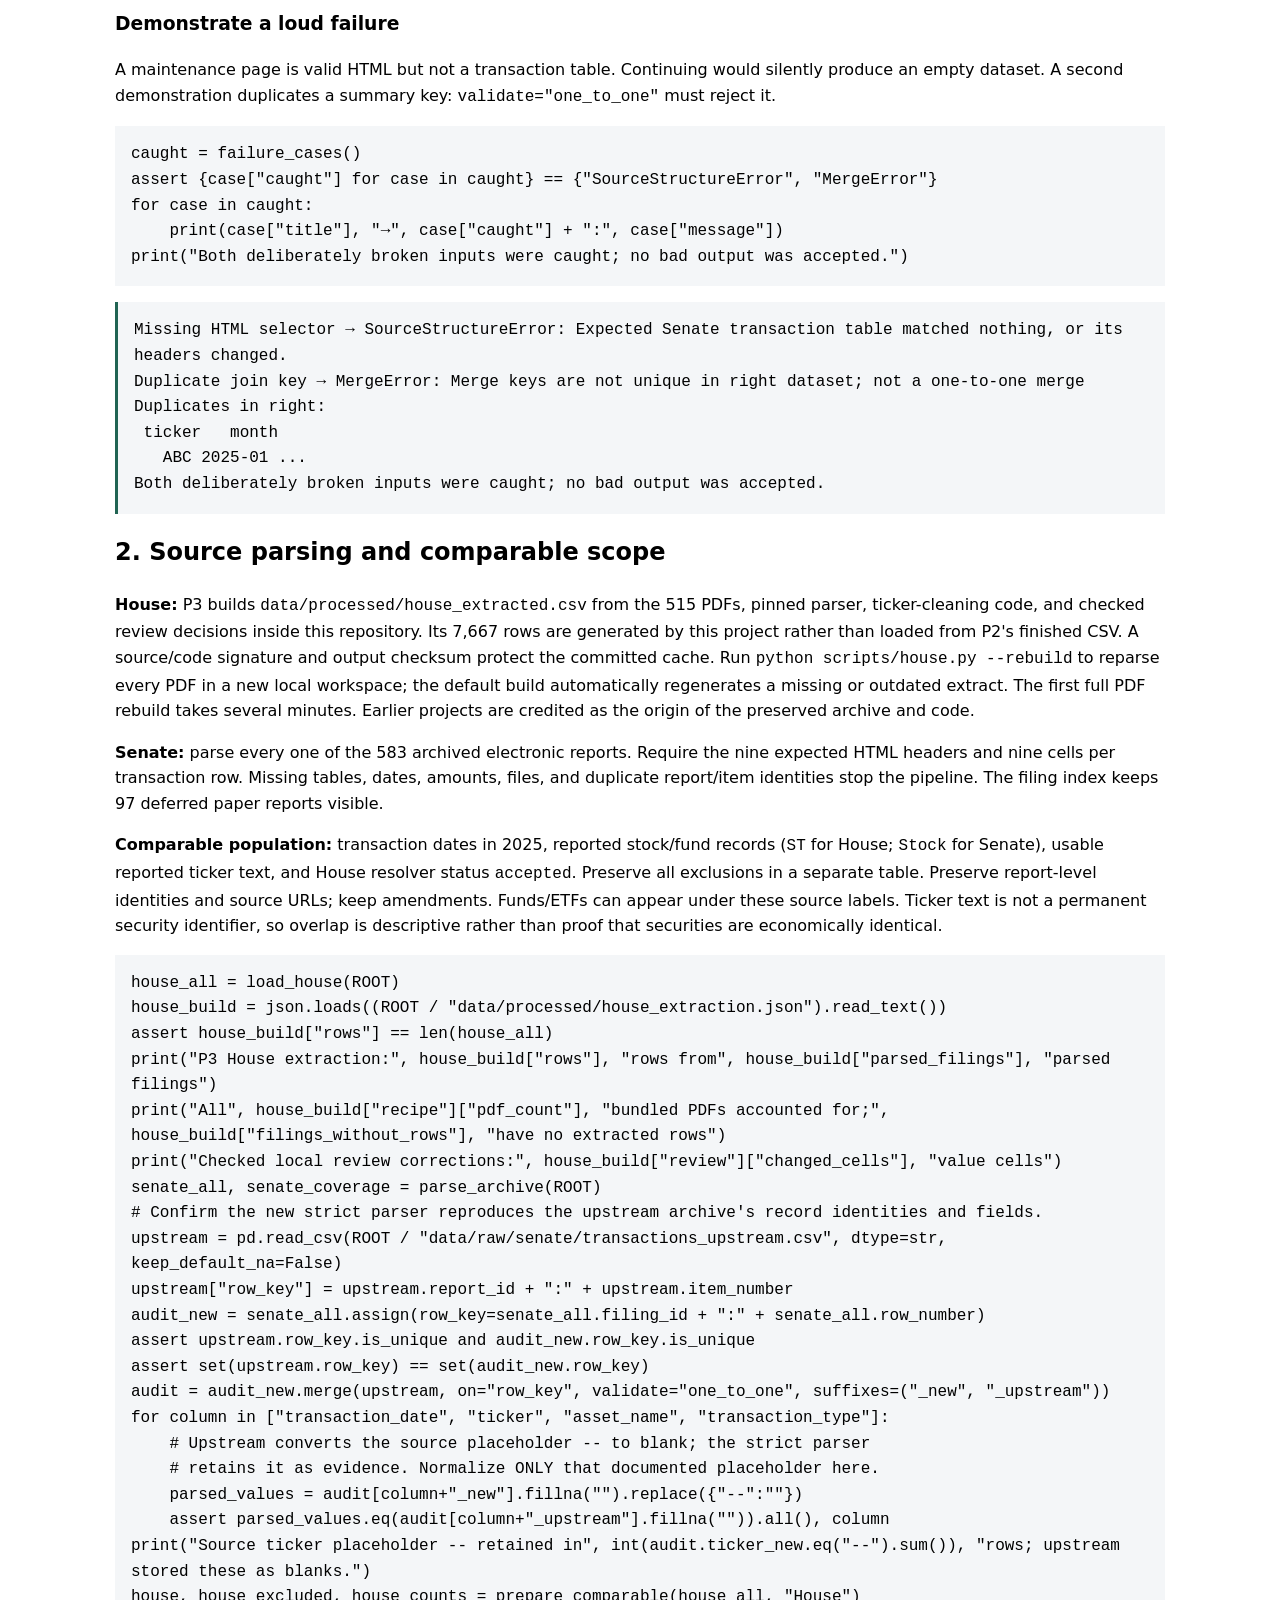
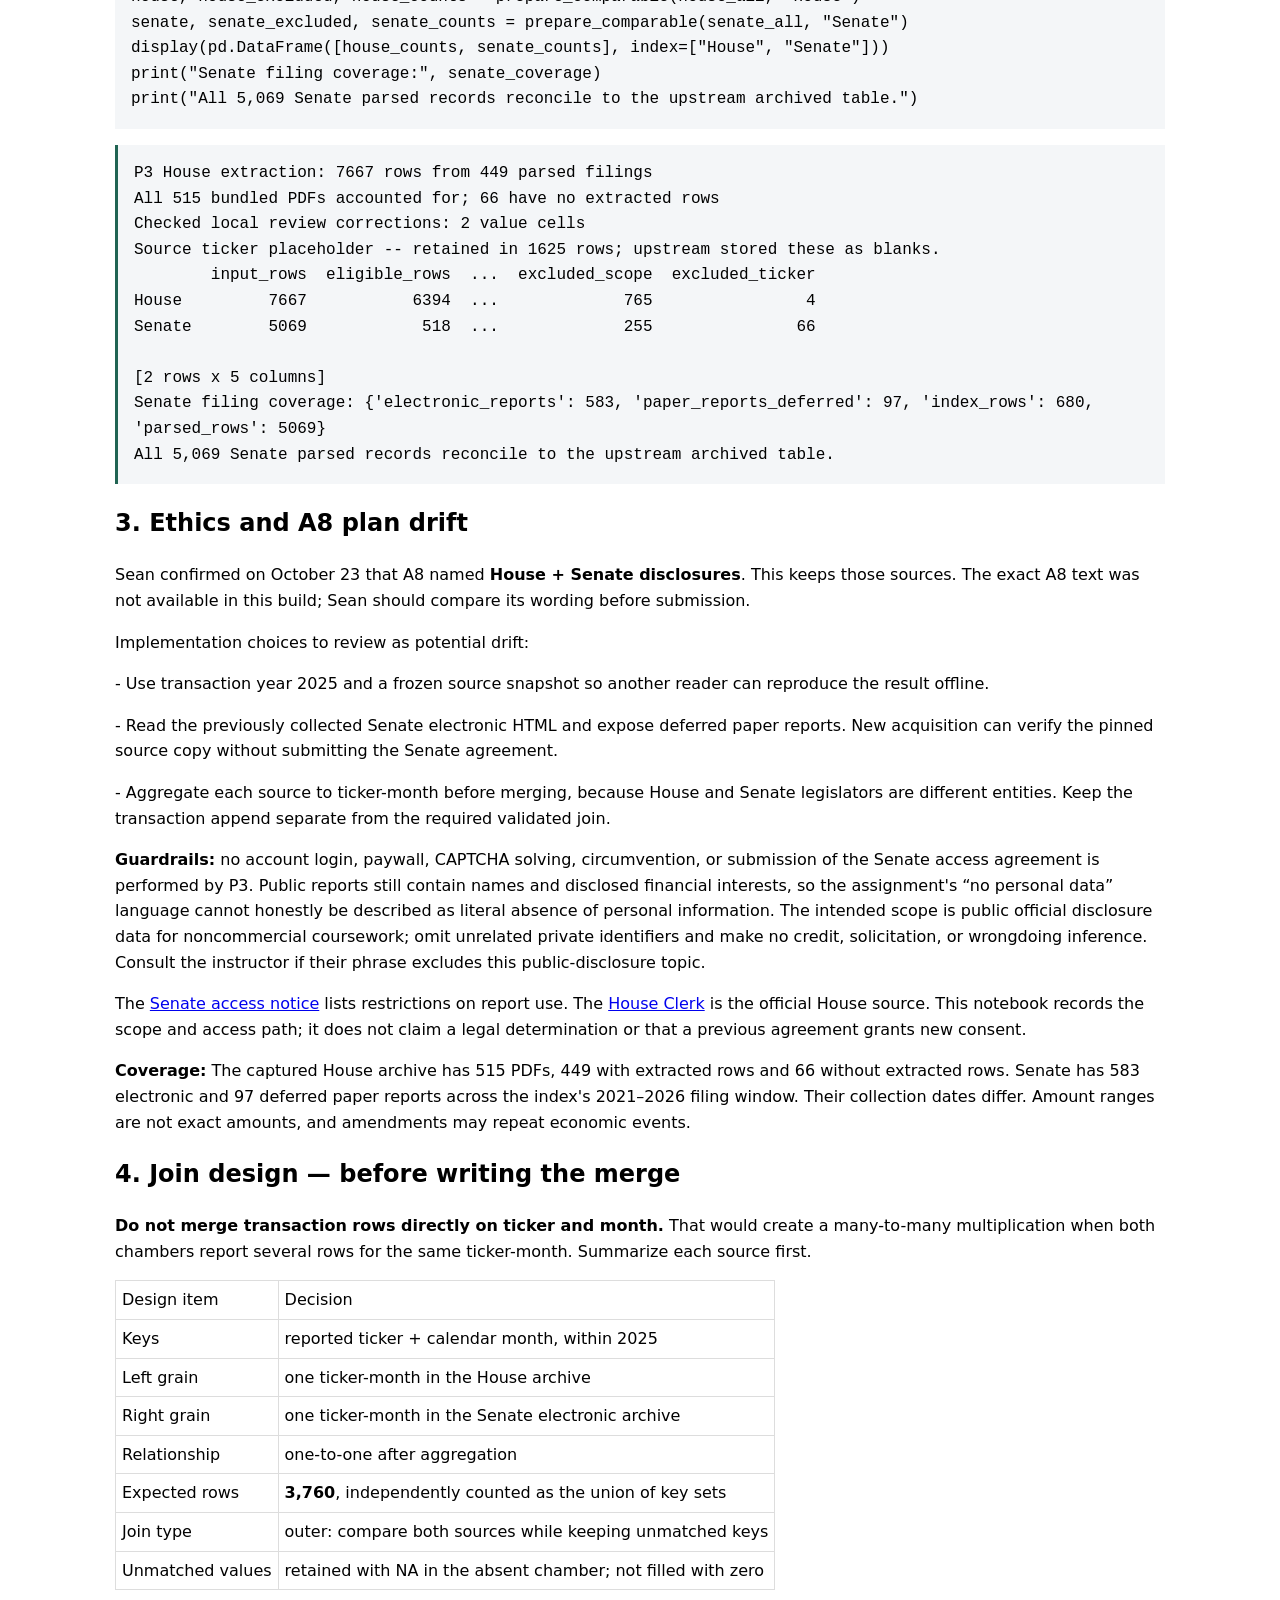
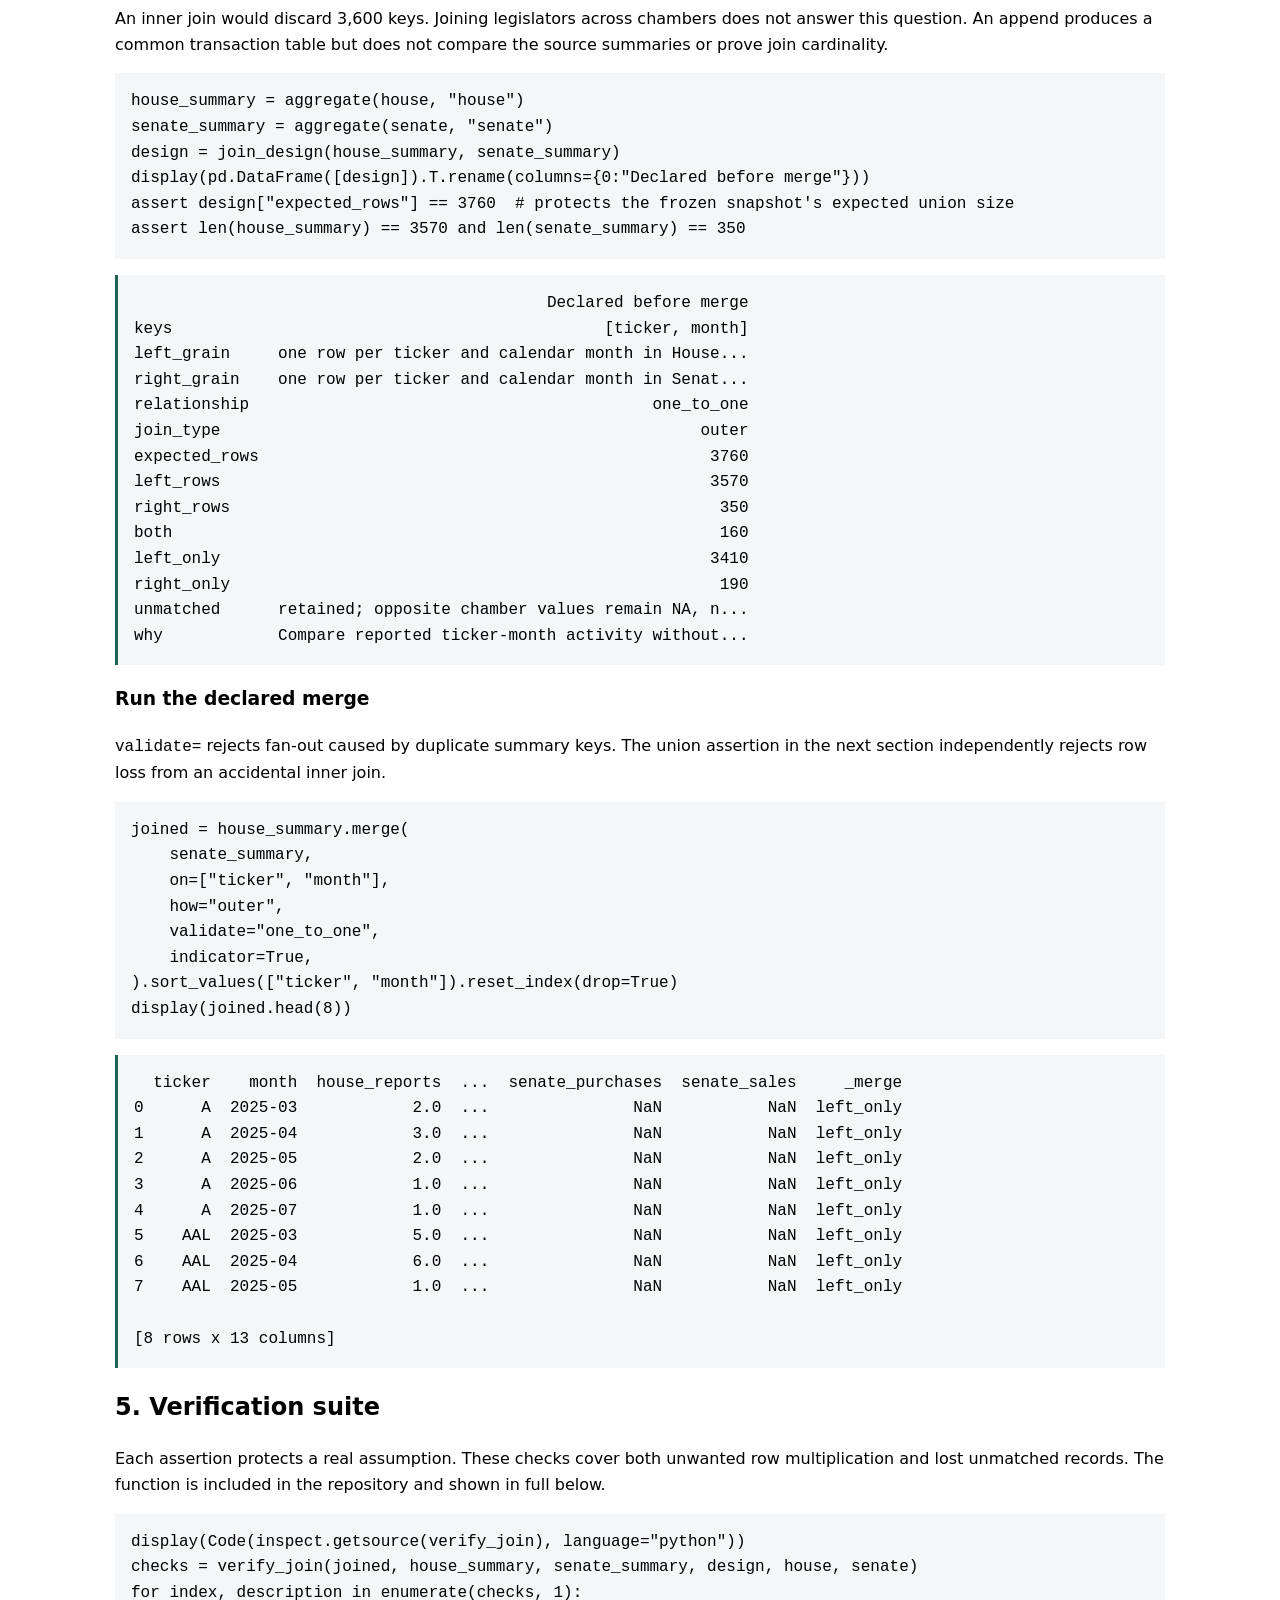
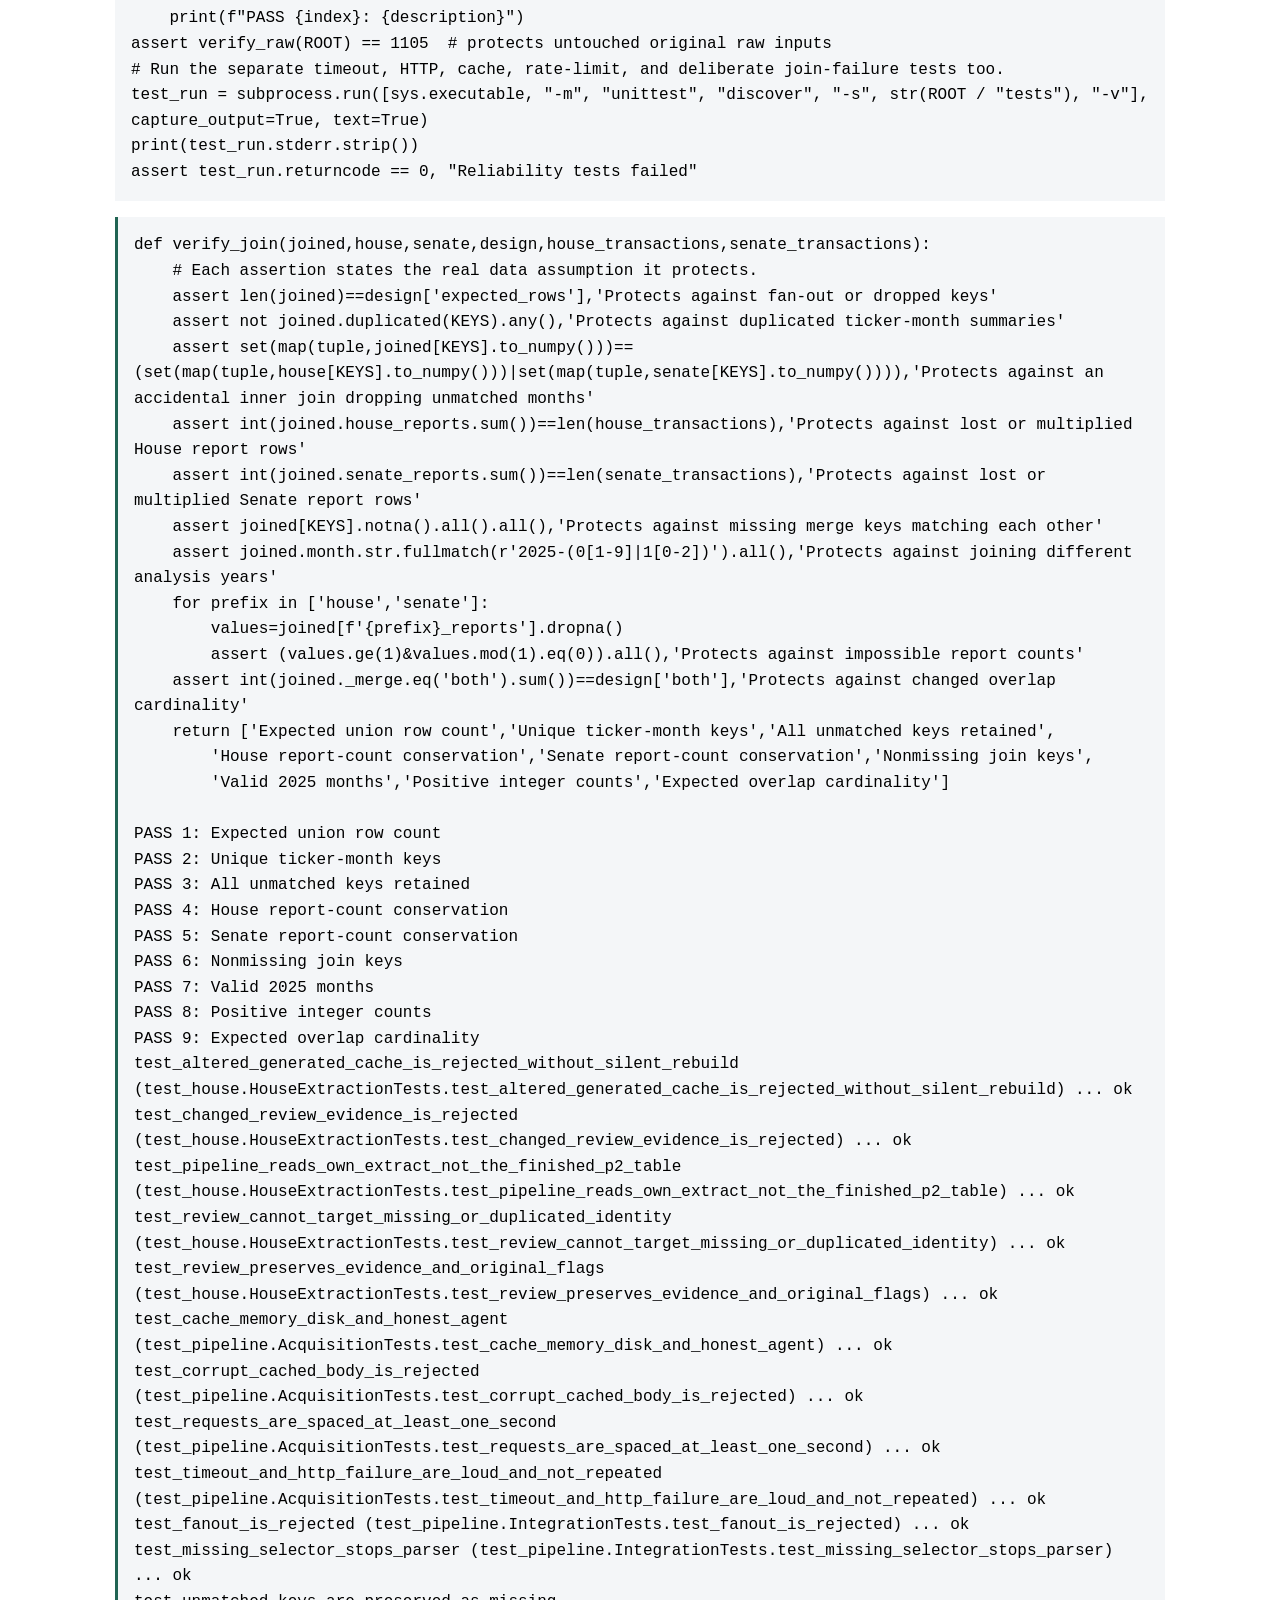
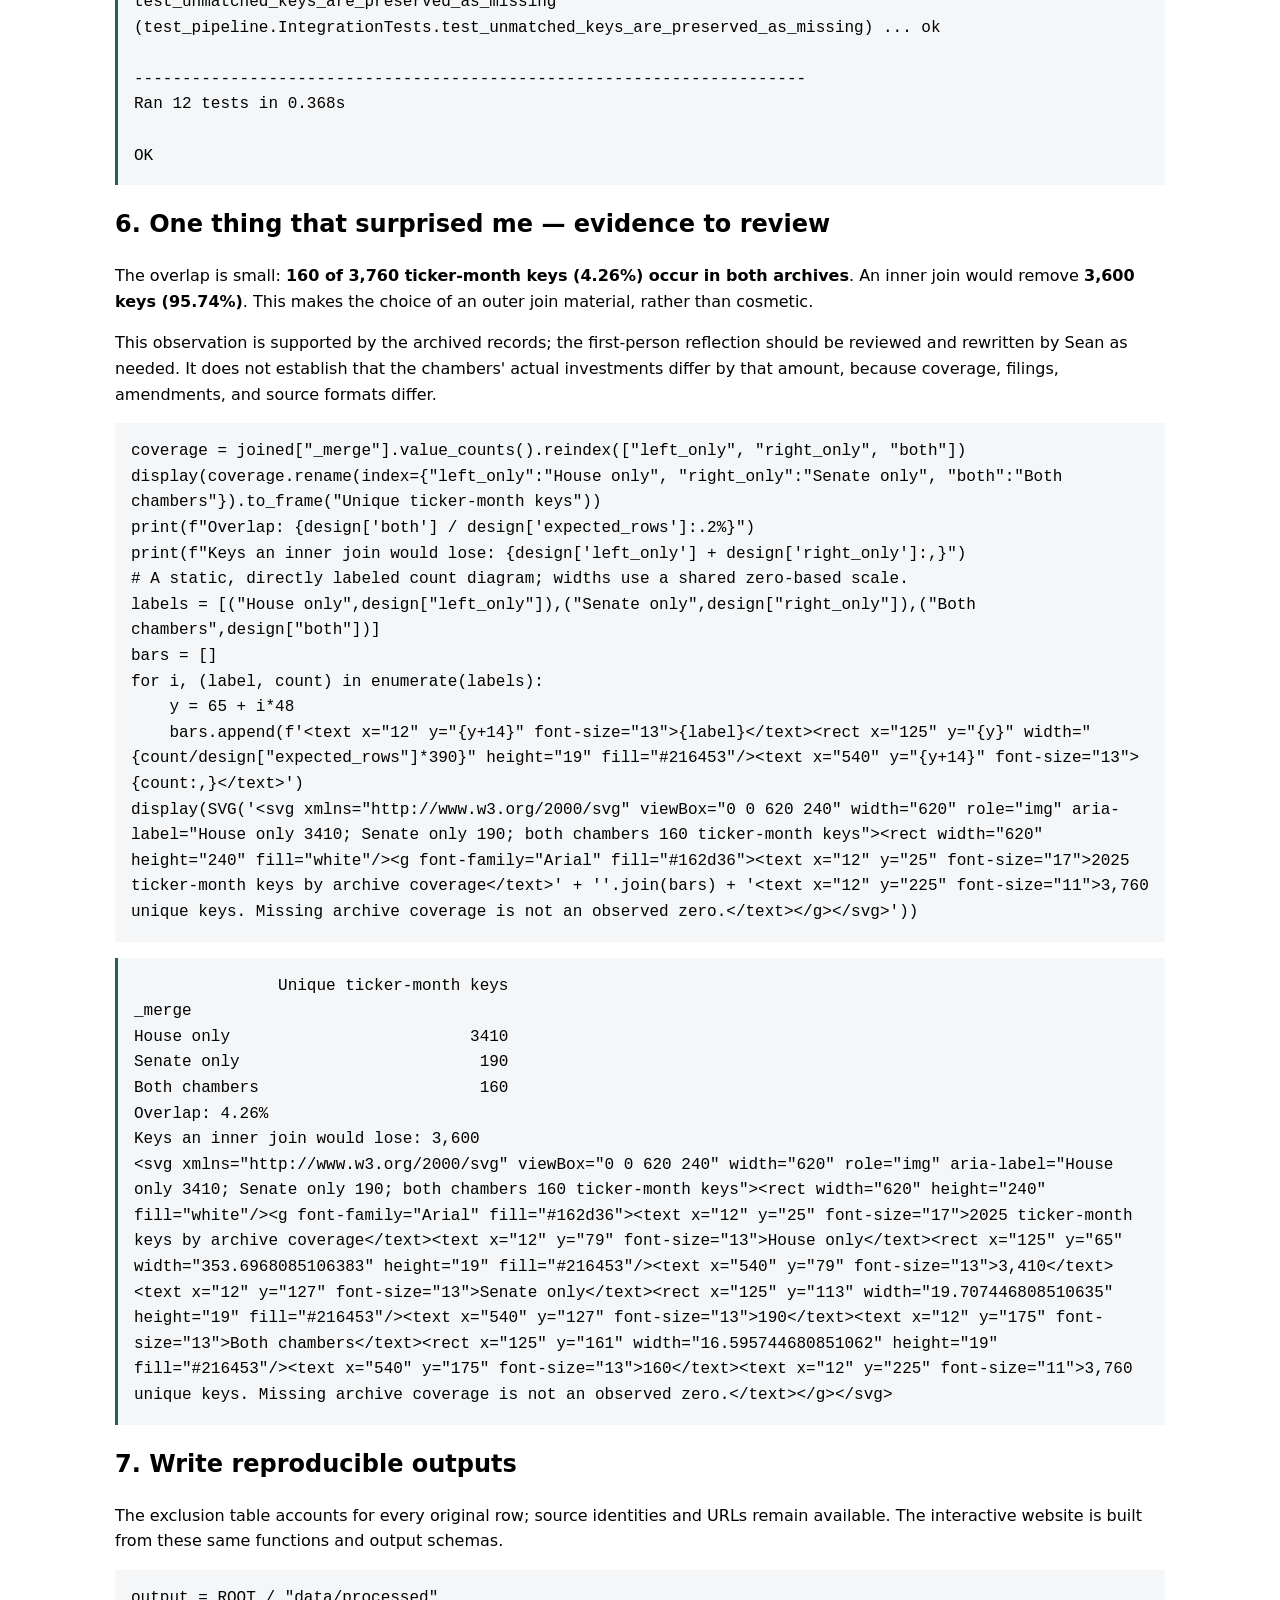
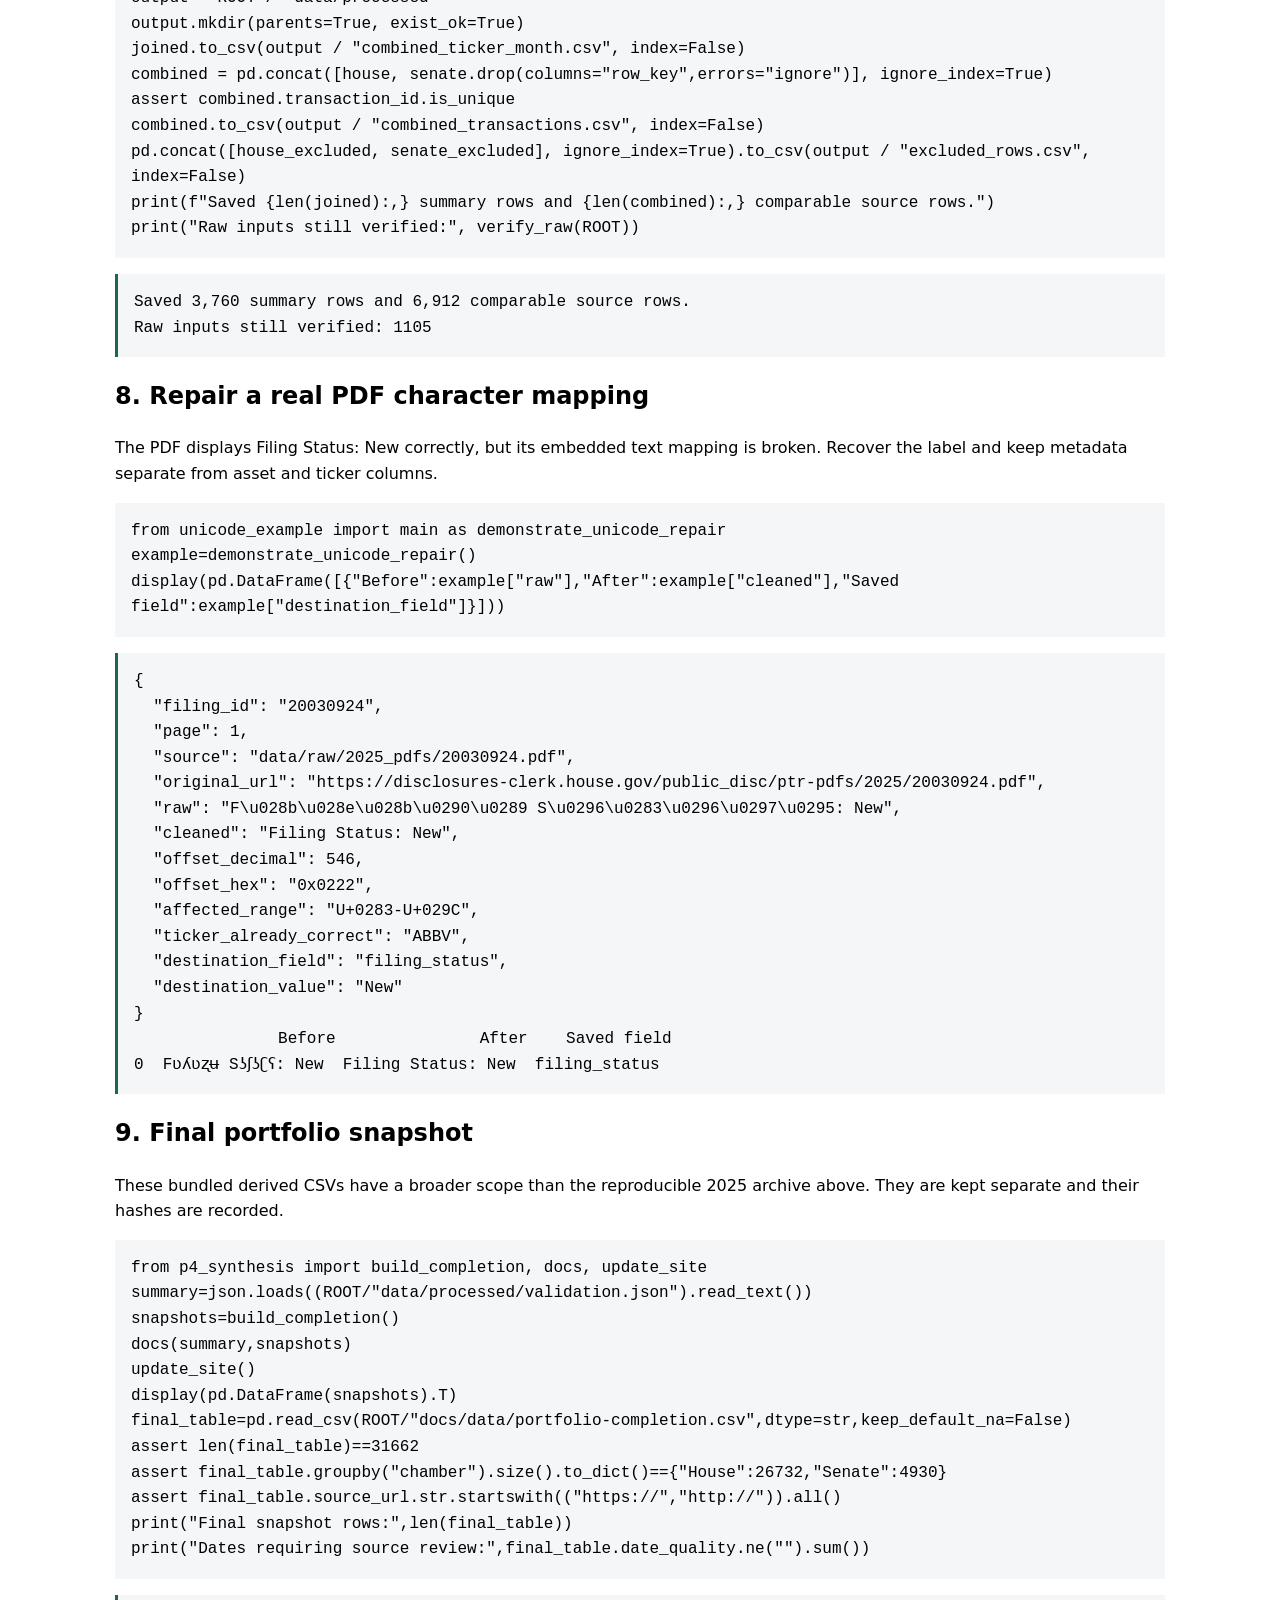
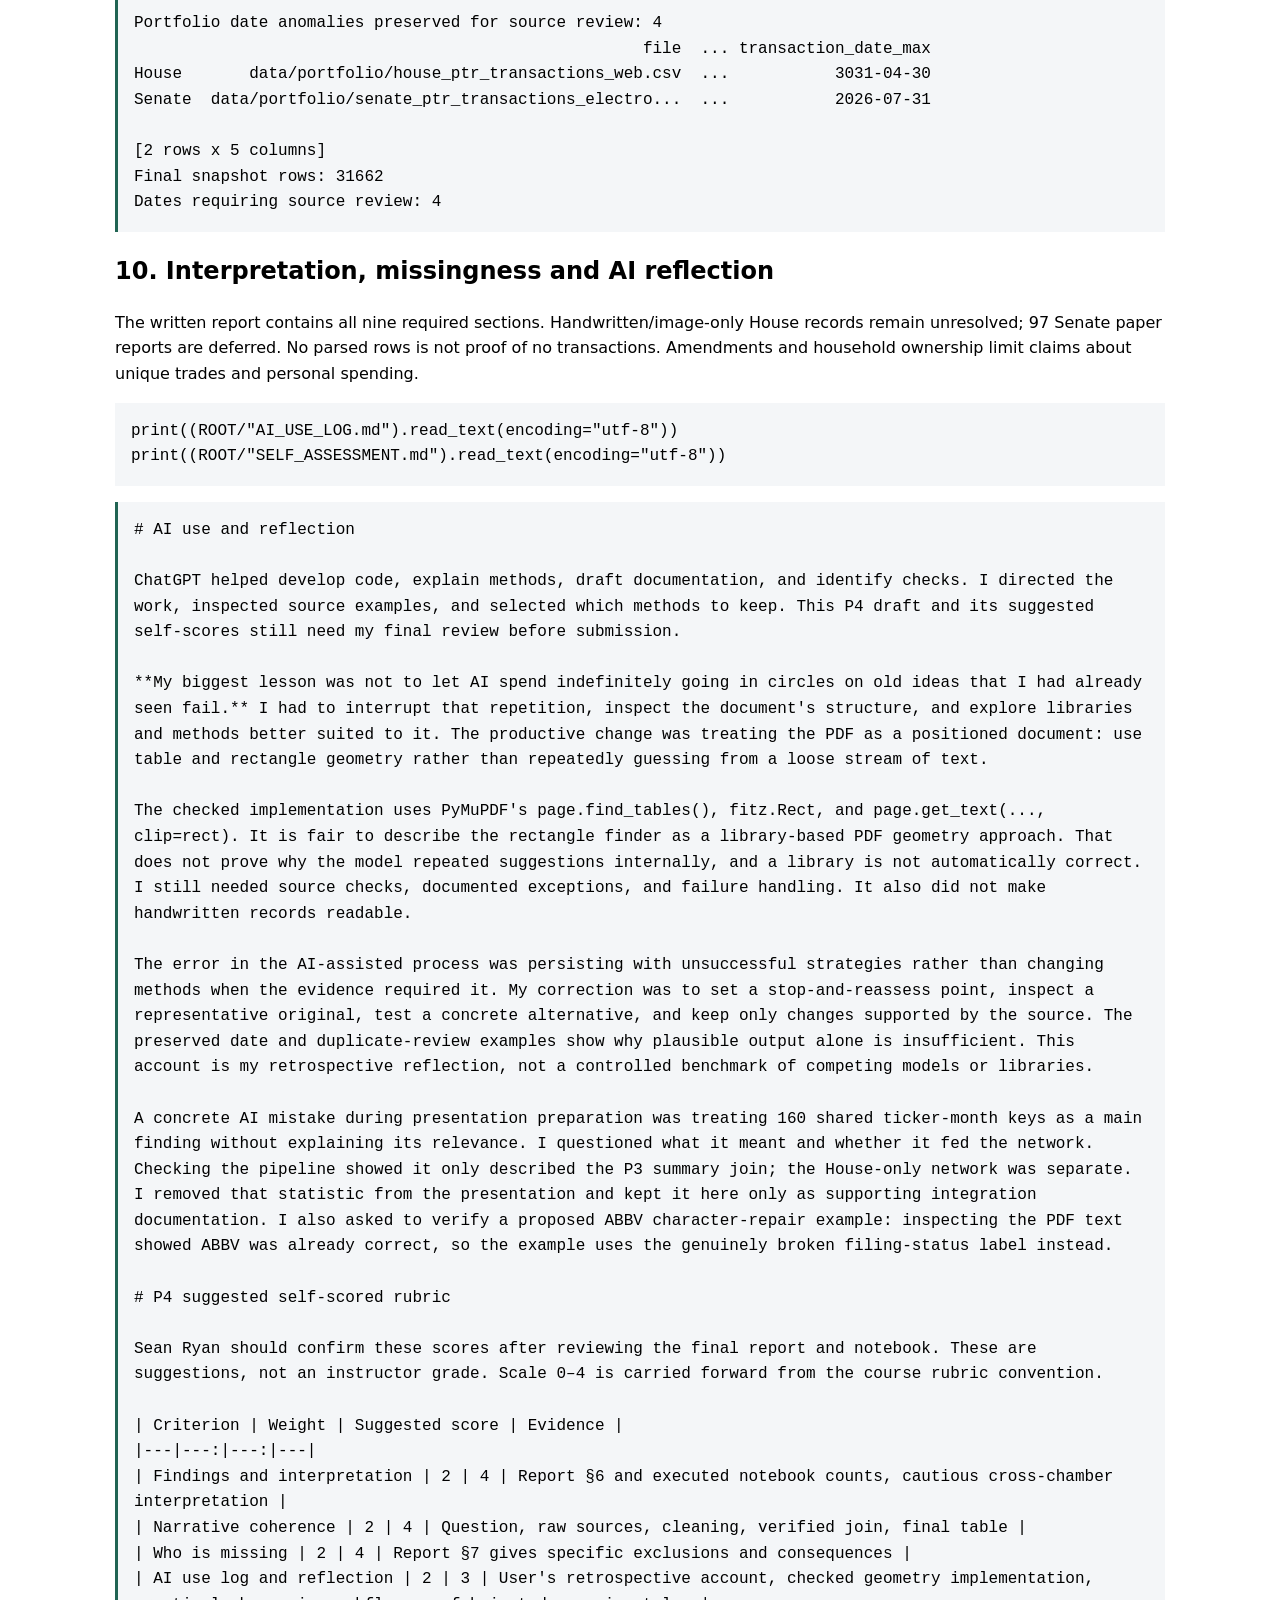
<file: docs/P4-notebook.html>
<!doctype html><html lang="en"><meta charset="utf-8"><title>P4 executed computations</title><style>body{font:16px/1.6 system-ui;max-width:1050px;margin:40px auto;padding:20px}pre{white-space:pre-wrap;overflow-wrap:anywhere;background:#f4f6f8;padding:16px}.output{border-left:3px solid #216453}table{border-collapse:collapse}td{border:1px solid #ddd;padding:6px}</style><a href="index.html">Back to project</a><p>Every code cell executed in order in a fresh Python process. Jupyter-kernel verification is a separate check.</p><h1>P4: Congressional disclosures, from source documents to searchable records</h1>
<p>Sean Ryan | sryan3 | DSA 405 (002)</p>
<p>P3 supplies the acquisition, extraction and verified integration outline. P4 adds a real character repair, a documented portfolio snapshot, final report and reflection. The summary join is supporting technical evidence; it is not the House-only network.</p><h2>0. Setup and independent inputs</h2>
<p>Run from the repository or its <code>notebooks/</code> directory. Install <code>requirements.txt</code> in a Python 3.12 environment first.</p>
<p><strong>Colab:</strong> This repository is private. Download the repository ZIP (or the supplied <code>P3-project.zip</code>) while signed in, then run this cell and upload that ZIP when prompted. The cell extracts the project safely and installs its declared dependencies in Colab. No GitHub token belongs in this notebook.</p><pre>from pathlib import Path
import sys, json, hashlib, zipfile, subprocess, importlib.util

candidates = [Path.cwd(), Path.cwd().parent, Path.cwd() / &quot;P3&quot;]
ROOT = next((p for p in candidates if (p / &quot;scripts/integration.py&quot;).is_file()), None)
try:
    IN_COLAB = importlib.util.find_spec(&quot;google.colab&quot;) is not None
except ModuleNotFoundError:
    IN_COLAB = False
if ROOT is None and IN_COLAB:
    from google.colab import files
    uploads = files.upload()
    archives = [name for name in uploads if name.lower().endswith(&quot;.zip&quot;)]
    if len(archives) != 1:
        raise ValueError(&quot;Upload exactly one P4 project ZIP, containing scripts/ and data/raw/.&quot;)
    destination = Path(&quot;/content/p3_uploaded_project&quot;)
    destination.mkdir(exist_ok=True)
    with zipfile.ZipFile(archives[0]) as archive:
        for member in archive.infolist():
            target = (destination / member.filename).resolve()
            if not target.is_relative_to(destination.resolve()):
                raise ValueError(&quot;Unsafe ZIP member path&quot;)
        archive.extractall(destination)
    ROOT = next((p.parent.parent for p in destination.rglob(&quot;scripts/integration.py&quot;)), None)
if ROOT is None:
    raise FileNotFoundError(&quot;Open this notebook inside the complete P4 repository, or upload its ZIP in Colab.&quot;)
if IN_COLAB:
    subprocess.check_call([sys.executable, &quot;-m&quot;, &quot;pip&quot;, &quot;install&quot;, &quot;-q&quot;, &quot;-r&quot;, str(ROOT / &quot;requirements.txt&quot;)])
sys.path.insert(0, str(ROOT / &quot;scripts&quot;))
import pandas as pd
try:
    from IPython.display import display, Code, HTML, SVG
except ImportError:
    from plain_display import display, Code, HTML, SVG
from integration import (verify_raw, load_house, prepare_comparable, aggregate,
                         join_design, merge_summaries, verify_join)
from senate import parse_archive, find_table, SourceStructureError
from acquisition import CachedFetcher, acquisition_plan, USER_AGENT
from build_site import failure_cases
print(&quot;Project root located. Python&quot;, sys.version.split()[0])
print(&quot;Unchanged original raw files verified:&quot;, verify_raw(ROOT))
display(pd.DataFrame(json.loads((ROOT / &quot;provenance/source_commits.json&quot;).read_text())).T)
</pre><pre class="output">Project root located. Python 3.13.0
Unchanged original raw files verified: 1105
                                             commit
P2         429c32a23a9d3236f59df1a94a321fbc0054afb1
Senate     611e7ff2ffe5a26b9b5d2a6978cc4a5c85cf8d37
Portfolio  f93fbbebc6f281f70f76f8c61fc94dd942ffe70f
</pre><h2>1. Acquisition code</h2>
<p>The source inventory is fixed, with 515 archived House PDFs and 583 Senate HTML filings. A finite inventory has no pagination; all 1,098 document URLs are enumerated. The original Senate live-search pagination code is retained for provenance in <code>provenance/senate_scraper_original.py</code>; this version does not run that agreement-gated search.</p>
<p><code>CachedFetcher</code> identifies the requests as noncommercial coursework, waits at least one second between requests, uses a 30-second timeout, stops on non-200/empty responses, verifies cached hashes, and remembers both successes and failures for the run. The default parser reads <code>data/raw/</code>; optional <code>python scripts/acquisition.py --chamber Senate --limit 1</code> retrieves the pinned public archive copy. House URLs point to official PDFs.</p>
<p>The static-file downloads are <strong>not API calls</strong>. Safe response headers are archived, including rate-limit headers if the server supplies them; no documented API limit is assumed. The Senate acquisition path uses previously collected source HTML rather than silently accepting an access agreement. Windows text checkout CRLF bytes and GitHub raw LF transport bytes have separate documented hashes; archived inputs are not rewritten.</p><pre>import inspect
# These are the exact implementations used, displayed here for grading.
print(&quot;User-Agent:&quot;, USER_AGENT)
display(Code(inspect.getsource(CachedFetcher), language=&quot;python&quot;))
plan = acquisition_plan()
print(&quot;Enumerated source documents:&quot;, len(plan))
assert len(plan) == 1098  # protects against a missing document inventory
sample = next(row for row in plan if &quot;/senate/&quot; in row[&quot;path&quot;])
client = CachedFetcher()
body = client.fetch(sample[&quot;url&quot;])
assert hashlib.sha256(body).hexdigest() == sample[&quot;sha256&quot;]
assert client.fetch(sample[&quot;url&quot;]) == body  # same URL reuses memory
assert all(event[&quot;from&quot;] != &quot;network&quot; for event in client.events)
print(&quot;Offline repeat-run proof:&quot;, [event[&quot;from&quot;] for event in client.events])
header_rows = []
for path in (ROOT / &quot;data/raw/http_cache&quot;).glob(&quot;*.json&quot;):
    meta = json.loads(path.read_text())
    rate_headers = {k:v for k,v in meta[&quot;headers&quot;].items() if &quot;ratelimit&quot; in k.lower() or k.lower() == &quot;retry-after&quot;}
    header_rows.append({&quot;status&quot;:meta[&quot;status&quot;],&quot;source&quot;:meta[&quot;url&quot;],
                        &quot;observed rate-limit headers&quot;:rate_headers or &quot;none returned (static file)&quot;,
                        &quot;retrieved UTC&quot;:meta[&quot;retrieved_at_utc&quot;]})
display(pd.DataFrame(header_rows))
</pre><pre class="output">User-Agent: DSA405-P3-Coursework/1.0 (Sean Ryan; noncommercial academic acquisition)
class CachedFetcher:
    def __init__(self, cache_dir=None, interval=1.0, opener=None, clock=time.monotonic, sleep=time.sleep):
        if interval &lt; 1.0:
            raise ValueError(&#x27;Coursework rate limit must be at least one second.&#x27;)
        self.cache_dir = Path(cache_dir or ROOT/&#x27;data/raw/http_cache&#x27;)
        self.cache_dir.mkdir(parents=True, exist_ok=True)
        self.interval, self.clock, self.sleep = interval, clock, sleep
        self.opener = opener or urllib.request.build_opener()
        self.last_request = None
        self.seen = {}
        self.events = []

    def fetch(self, url):
        # Both successful and failed attempts are memoized: no repeated resource in a run.
        if url in self.seen:
            result = self.seen[url]
            if isinstance(result, Exception): raise result
            self.events.append({&#x27;url&#x27;:url,&#x27;from&#x27;:&#x27;memory&#x27;})
            return result
        key = hashlib.sha256(url.encode()).hexdigest()
        body_path = self.cache_dir/f&#x27;{key}.body&#x27;
        meta_path = self.cache_dir/f&#x27;{key}.json&#x27;
        if body_path.exists() and meta_path.exists():
            body = body_path.read_bytes()
            meta = json.loads(meta_path.read_text(encoding=&#x27;utf-8&#x27;))
            if hashlib.sha256(body).hexdigest() != meta[&#x27;sha256&#x27;]:
                raise AcquisitionError(f&#x27;Cache checksum mismatch for {url}&#x27;)
            self.seen[url] = body
            self.events.append({&#x27;url&#x27;:url,&#x27;from&#x27;:&#x27;disk&#x27;,&#x27;sha256&#x27;:meta[&#x27;sha256&#x27;]})
            return body
        if body_path.exists() or meta_path.exists():
            raise AcquisitionError(f&#x27;Incomplete cache pair for {url}; inspect it before recovery.&#x27;)
        if self.last_request is not None:
            self.sleep(max(0, self.interval-(self.clock()-self.last_request)))
        self.last_request = self.clock()
        request = urllib.request.Request(url, headers={&#x27;User-Agent&#x27;:USER_AGENT})
        try:
            with self.opener.open(request, timeout=30) as response:
                status = response.status
                if status != 200: raise AcquisitionError(f&#x27;HTTP {status}: {url}&#x27;)
                body = response.read()
                safe_headers={&#x27;content-type&#x27;,&#x27;date&#x27;,&#x27;etag&#x27;,&#x27;last-modified&#x27;,&#x27;content-length&#x27;,
                              &#x27;x-ratelimit-limit&#x27;,&#x27;x-ratelimit-remaining&#x27;,&#x27;x-ratelimit-reset&#x27;,&#x27;retry-after&#x27;}
                headers = {k:v for k,v in response.headers.items() if k.lower() in safe_headers}
            if not body: raise AcquisitionError(f&#x27;Empty response: {url}&#x27;)
        except (urllib.error.URLError, TimeoutError, OSError, AcquisitionError) as exc:
            error = AcquisitionError(f&#x27;Acquisition stopped for {url}: {exc}&#x27;)
            self.seen[url] = error
            raise error from exc
        meta = {&#x27;url&#x27;:url,&#x27;status&#x27;:status,&#x27;headers&#x27;:headers,&#x27;user_agent&#x27;:USER_AGENT,
                &#x27;retrieved_at_utc&#x27;:datetime.now(timezone.utc).isoformat(),
                &#x27;sha256&#x27;:hashlib.sha256(body).hexdigest()}
        # Exclusive creation prevents a refresh from silently overwriting an archive.
        with body_path.open(&#x27;xb&#x27;) as stream: stream.write(body)
        with meta_path.open(&#x27;x&#x27;,encoding=&#x27;utf-8&#x27;) as stream: json.dump(meta,stream,indent=2)
        self.seen[url] = body
        self.events.append({&#x27;url&#x27;:url,&#x27;from&#x27;:&#x27;network&#x27;,&#x27;status&#x27;:status,&#x27;sha256&#x27;:meta[&#x27;sha256&#x27;]})
        return body

Enumerated source documents: 1098
Offline repeat-run proof: [&#x27;disk&#x27;, &#x27;memory&#x27;]
   status  ...                     retrieved UTC
0     200  ...  2026-10-23T20:33:06.594632+00:00
1     200  ...  2026-10-23T20:37:42.554154+00:00

[2 rows x 4 columns]
</pre><h3>Demonstrate a loud failure</h3>
<p>A maintenance page is valid HTML but not a transaction table. Continuing would silently produce an empty dataset. A second demonstration duplicates a summary key: <code>validate=&quot;one_to_one&quot;</code> must reject it.</p><pre>caught = failure_cases()
assert {case[&quot;caught&quot;] for case in caught} == {&quot;SourceStructureError&quot;, &quot;MergeError&quot;}
for case in caught:
    print(case[&quot;title&quot;], &quot;→&quot;, case[&quot;caught&quot;] + &quot;:&quot;, case[&quot;message&quot;])
print(&quot;Both deliberately broken inputs were caught; no bad output was accepted.&quot;)
</pre><pre class="output">Missing HTML selector → SourceStructureError: Expected Senate transaction table matched nothing, or its headers changed.
Duplicate join key → MergeError: Merge keys are not unique in right dataset; not a one-to-one merge
Duplicates in right:
 ticker   month
   ABC 2025-01 ...
Both deliberately broken inputs were caught; no bad output was accepted.
</pre><h2>2. Source parsing and comparable scope</h2>
<p><strong>House:</strong> P3 builds <code>data/processed/house_extracted.csv</code> from the 515 PDFs, pinned parser, ticker-cleaning code, and checked review decisions inside this repository. Its 7,667 rows are generated by this project rather than loaded from P2&#x27;s finished CSV. A source/code signature and output checksum protect the committed cache. Run <code>python scripts/house.py --rebuild</code> to reparse every PDF in a new local workspace; the default build automatically regenerates a missing or outdated extract. The first full PDF rebuild takes several minutes. Earlier projects are credited as the origin of the preserved archive and code.</p>
<p><strong>Senate:</strong> parse every one of the 583 archived electronic reports. Require the nine expected HTML headers and nine cells per transaction row. Missing tables, dates, amounts, files, and duplicate report/item identities stop the pipeline. The filing index keeps 97 deferred paper reports visible.</p>
<p><strong>Comparable population:</strong> transaction dates in 2025, reported stock/fund records (<code>ST</code> for House; <code>Stock</code> for Senate), usable reported ticker text, and House resolver status <code>accepted</code>. Preserve all exclusions in a separate table. Preserve report-level identities and source URLs; keep amendments. Funds/ETFs can appear under these source labels. Ticker text is not a permanent security identifier, so overlap is descriptive rather than proof that securities are economically identical.</p><pre>house_all = load_house(ROOT)
house_build = json.loads((ROOT / &quot;data/processed/house_extraction.json&quot;).read_text())
assert house_build[&quot;rows&quot;] == len(house_all)
print(&quot;P3 House extraction:&quot;, house_build[&quot;rows&quot;], &quot;rows from&quot;, house_build[&quot;parsed_filings&quot;], &quot;parsed filings&quot;)
print(&quot;All&quot;, house_build[&quot;recipe&quot;][&quot;pdf_count&quot;], &quot;bundled PDFs accounted for;&quot;, house_build[&quot;filings_without_rows&quot;], &quot;have no extracted rows&quot;)
print(&quot;Checked local review corrections:&quot;, house_build[&quot;review&quot;][&quot;changed_cells&quot;], &quot;value cells&quot;)
senate_all, senate_coverage = parse_archive(ROOT)
# Confirm the new strict parser reproduces the upstream archive&#x27;s record identities and fields.
upstream = pd.read_csv(ROOT / &quot;data/raw/senate/transactions_upstream.csv&quot;, dtype=str, keep_default_na=False)
upstream[&quot;row_key&quot;] = upstream.report_id + &quot;:&quot; + upstream.item_number
audit_new = senate_all.assign(row_key=senate_all.filing_id + &quot;:&quot; + senate_all.row_number)
assert upstream.row_key.is_unique and audit_new.row_key.is_unique
assert set(upstream.row_key) == set(audit_new.row_key)
audit = audit_new.merge(upstream, on=&quot;row_key&quot;, validate=&quot;one_to_one&quot;, suffixes=(&quot;_new&quot;, &quot;_upstream&quot;))
for column in [&quot;transaction_date&quot;, &quot;ticker&quot;, &quot;asset_name&quot;, &quot;transaction_type&quot;]:
    # Upstream converts the source placeholder -- to blank; the strict parser
    # retains it as evidence. Normalize ONLY that documented placeholder here.
    parsed_values = audit[column+&quot;_new&quot;].fillna(&quot;&quot;).replace({&quot;--&quot;:&quot;&quot;})
    assert parsed_values.eq(audit[column+&quot;_upstream&quot;].fillna(&quot;&quot;)).all(), column
print(&quot;Source ticker placeholder -- retained in&quot;, int(audit.ticker_new.eq(&quot;--&quot;).sum()), &quot;rows; upstream stored these as blanks.&quot;)
house, house_excluded, house_counts = prepare_comparable(house_all, &quot;House&quot;)
senate, senate_excluded, senate_counts = prepare_comparable(senate_all, &quot;Senate&quot;)
display(pd.DataFrame([house_counts, senate_counts], index=[&quot;House&quot;, &quot;Senate&quot;]))
print(&quot;Senate filing coverage:&quot;, senate_coverage)
print(&quot;All 5,069 Senate parsed records reconcile to the upstream archived table.&quot;)
</pre><pre class="output">P3 House extraction: 7667 rows from 449 parsed filings
All 515 bundled PDFs accounted for; 66 have no extracted rows
Checked local review corrections: 2 value cells
Source ticker placeholder -- retained in 1625 rows; upstream stored these as blanks.
        input_rows  eligible_rows  ...  excluded_scope  excluded_ticker
House         7667           6394  ...             765                4
Senate        5069            518  ...             255               66

[2 rows x 5 columns]
Senate filing coverage: {&#x27;electronic_reports&#x27;: 583, &#x27;paper_reports_deferred&#x27;: 97, &#x27;index_rows&#x27;: 680, &#x27;parsed_rows&#x27;: 5069}
All 5,069 Senate parsed records reconcile to the upstream archived table.
</pre><h2>3. Ethics and A8 plan drift</h2>
<p>Sean confirmed on October 23 that A8 named <strong>House + Senate disclosures</strong>. This keeps those sources. The exact A8 text was not available in this build; Sean should compare its wording before submission.</p>
<p>Implementation choices to review as potential drift:</p>
<p>- Use transaction year 2025 and a frozen source snapshot so another reader can reproduce the result offline.</p>
<p>- Read the previously collected Senate electronic HTML and expose deferred paper reports. New acquisition can verify the pinned source copy without submitting the Senate agreement.</p>
<p>- Aggregate each source to ticker-month before merging, because House and Senate legislators are different entities. Keep the transaction append separate from the required validated join.</p>
<p><strong>Guardrails:</strong> no account login, paywall, CAPTCHA solving, circumvention, or submission of the Senate access agreement is performed by P3. Public reports still contain names and disclosed financial interests, so the assignment&#x27;s “no personal data” language cannot honestly be described as literal absence of personal information. The intended scope is public official disclosure data for noncommercial coursework; omit unrelated private identifiers and make no credit, solicitation, or wrongdoing inference. Consult the instructor if their phrase excludes this public-disclosure topic.</p>
<p>The <a href="https://efdsearch.senate.gov/search/home/">Senate access notice</a> lists restrictions on report use. The <a href="https://disclosures-clerk.house.gov/FinancialDisclosure">House Clerk</a> is the official House source. This notebook records the scope and access path; it does not claim a legal determination or that a previous agreement grants new consent.</p>
<p><strong>Coverage:</strong> The captured House archive has 515 PDFs, 449 with extracted rows and 66 without extracted rows. Senate has 583 electronic and 97 deferred paper reports across the index&#x27;s 2021–2026 filing window. Their collection dates differ. Amount ranges are not exact amounts, and amendments may repeat economic events.</p><h2>4. Join design — before writing the merge</h2>
<p><strong>Do not merge transaction rows directly on ticker and month.</strong> That would create a many-to-many multiplication when both chambers report several rows for the same ticker-month. Summarize each source first.</p>
<table>
<tr><td>Design item</td><td>Decision</td></tr>
<tr><td>Keys</td><td>reported ticker + calendar month, within 2025</td></tr>
<tr><td>Left grain</td><td>one ticker-month in the House archive</td></tr>
<tr><td>Right grain</td><td>one ticker-month in the Senate electronic archive</td></tr>
<tr><td>Relationship</td><td>one-to-one after aggregation</td></tr>
<tr><td>Expected rows</td><td><strong>3,760</strong>, independently counted as the union of key sets</td></tr>
<tr><td>Join type</td><td>outer: compare both sources while keeping unmatched keys</td></tr>
<tr><td>Unmatched values</td><td>retained with NA in the absent chamber; not filled with zero</td></tr>
</table>
<p>An inner join would discard 3,600 keys. Joining legislators across chambers does not answer this question. An append produces a common transaction table but does not compare the source summaries or prove join cardinality.</p><pre>house_summary = aggregate(house, &quot;house&quot;)
senate_summary = aggregate(senate, &quot;senate&quot;)
design = join_design(house_summary, senate_summary)
display(pd.DataFrame([design]).T.rename(columns={0:&quot;Declared before merge&quot;}))
assert design[&quot;expected_rows&quot;] == 3760  # protects the frozen snapshot&#x27;s expected union size
assert len(house_summary) == 3570 and len(senate_summary) == 350
</pre><pre class="output">                                           Declared before merge
keys                                             [ticker, month]
left_grain     one row per ticker and calendar month in House...
right_grain    one row per ticker and calendar month in Senat...
relationship                                          one_to_one
join_type                                                  outer
expected_rows                                               3760
left_rows                                                   3570
right_rows                                                   350
both                                                         160
left_only                                                   3410
right_only                                                   190
unmatched      retained; opposite chamber values remain NA, n...
why            Compare reported ticker-month activity without...
</pre><h3>Run the declared merge</h3>
<p><code>validate=</code> rejects fan-out caused by duplicate summary keys. The union assertion in the next section independently rejects row loss from an accidental inner join.</p><pre>joined = house_summary.merge(
    senate_summary,
    on=[&quot;ticker&quot;, &quot;month&quot;],
    how=&quot;outer&quot;,
    validate=&quot;one_to_one&quot;,
    indicator=True,
).sort_values([&quot;ticker&quot;, &quot;month&quot;]).reset_index(drop=True)
display(joined.head(8))
</pre><pre class="output">  ticker    month  house_reports  ...  senate_purchases  senate_sales     _merge
0      A  2025-03            2.0  ...               NaN           NaN  left_only
1      A  2025-04            3.0  ...               NaN           NaN  left_only
2      A  2025-05            2.0  ...               NaN           NaN  left_only
3      A  2025-06            1.0  ...               NaN           NaN  left_only
4      A  2025-07            1.0  ...               NaN           NaN  left_only
5    AAL  2025-03            5.0  ...               NaN           NaN  left_only
6    AAL  2025-04            6.0  ...               NaN           NaN  left_only
7    AAL  2025-05            1.0  ...               NaN           NaN  left_only

[8 rows x 13 columns]
</pre><h2>5. Verification suite</h2>
<p>Each assertion protects a real assumption. These checks cover both unwanted row multiplication and lost unmatched records. The function is included in the repository and shown in full below.</p><pre>display(Code(inspect.getsource(verify_join), language=&quot;python&quot;))
checks = verify_join(joined, house_summary, senate_summary, design, house, senate)
for index, description in enumerate(checks, 1):
    print(f&quot;PASS {index}: {description}&quot;)
assert verify_raw(ROOT) == 1105  # protects untouched original raw inputs
# Run the separate timeout, HTTP, cache, rate-limit, and deliberate join-failure tests too.
test_run = subprocess.run([sys.executable, &quot;-m&quot;, &quot;unittest&quot;, &quot;discover&quot;, &quot;-s&quot;, str(ROOT / &quot;tests&quot;), &quot;-v&quot;], capture_output=True, text=True)
print(test_run.stderr.strip())
assert test_run.returncode == 0, &quot;Reliability tests failed&quot;
</pre><pre class="output">def verify_join(joined,house,senate,design,house_transactions,senate_transactions):
    # Each assertion states the real data assumption it protects.
    assert len(joined)==design[&#x27;expected_rows&#x27;],&#x27;Protects against fan-out or dropped keys&#x27;
    assert not joined.duplicated(KEYS).any(),&#x27;Protects against duplicated ticker-month summaries&#x27;
    assert set(map(tuple,joined[KEYS].to_numpy()))==(set(map(tuple,house[KEYS].to_numpy()))|set(map(tuple,senate[KEYS].to_numpy()))),&#x27;Protects against an accidental inner join dropping unmatched months&#x27;
    assert int(joined.house_reports.sum())==len(house_transactions),&#x27;Protects against lost or multiplied House report rows&#x27;
    assert int(joined.senate_reports.sum())==len(senate_transactions),&#x27;Protects against lost or multiplied Senate report rows&#x27;
    assert joined[KEYS].notna().all().all(),&#x27;Protects against missing merge keys matching each other&#x27;
    assert joined.month.str.fullmatch(r&#x27;2025-(0[1-9]|1[0-2])&#x27;).all(),&#x27;Protects against joining different analysis years&#x27;
    for prefix in [&#x27;house&#x27;,&#x27;senate&#x27;]:
        values=joined[f&#x27;{prefix}_reports&#x27;].dropna()
        assert (values.ge(1)&amp;values.mod(1).eq(0)).all(),&#x27;Protects against impossible report counts&#x27;
    assert int(joined._merge.eq(&#x27;both&#x27;).sum())==design[&#x27;both&#x27;],&#x27;Protects against changed overlap cardinality&#x27;
    return [&#x27;Expected union row count&#x27;,&#x27;Unique ticker-month keys&#x27;,&#x27;All unmatched keys retained&#x27;,
        &#x27;House report-count conservation&#x27;,&#x27;Senate report-count conservation&#x27;,&#x27;Nonmissing join keys&#x27;,
        &#x27;Valid 2025 months&#x27;,&#x27;Positive integer counts&#x27;,&#x27;Expected overlap cardinality&#x27;]

PASS 1: Expected union row count
PASS 2: Unique ticker-month keys
PASS 3: All unmatched keys retained
PASS 4: House report-count conservation
PASS 5: Senate report-count conservation
PASS 6: Nonmissing join keys
PASS 7: Valid 2025 months
PASS 8: Positive integer counts
PASS 9: Expected overlap cardinality
test_altered_generated_cache_is_rejected_without_silent_rebuild (test_house.HouseExtractionTests.test_altered_generated_cache_is_rejected_without_silent_rebuild) ... ok
test_changed_review_evidence_is_rejected (test_house.HouseExtractionTests.test_changed_review_evidence_is_rejected) ... ok
test_pipeline_reads_own_extract_not_the_finished_p2_table (test_house.HouseExtractionTests.test_pipeline_reads_own_extract_not_the_finished_p2_table) ... ok
test_review_cannot_target_missing_or_duplicated_identity (test_house.HouseExtractionTests.test_review_cannot_target_missing_or_duplicated_identity) ... ok
test_review_preserves_evidence_and_original_flags (test_house.HouseExtractionTests.test_review_preserves_evidence_and_original_flags) ... ok
test_cache_memory_disk_and_honest_agent (test_pipeline.AcquisitionTests.test_cache_memory_disk_and_honest_agent) ... ok
test_corrupt_cached_body_is_rejected (test_pipeline.AcquisitionTests.test_corrupt_cached_body_is_rejected) ... ok
test_requests_are_spaced_at_least_one_second (test_pipeline.AcquisitionTests.test_requests_are_spaced_at_least_one_second) ... ok
test_timeout_and_http_failure_are_loud_and_not_repeated (test_pipeline.AcquisitionTests.test_timeout_and_http_failure_are_loud_and_not_repeated) ... ok
test_fanout_is_rejected (test_pipeline.IntegrationTests.test_fanout_is_rejected) ... ok
test_missing_selector_stops_parser (test_pipeline.IntegrationTests.test_missing_selector_stops_parser) ... ok
test_unmatched_keys_are_preserved_as_missing (test_pipeline.IntegrationTests.test_unmatched_keys_are_preserved_as_missing) ... ok

----------------------------------------------------------------------
Ran 12 tests in 0.368s

OK
</pre><h2>6. One thing that surprised me — evidence to review</h2>
<p>The overlap is small: <strong>160 of 3,760 ticker-month keys (4.26%) occur in both archives</strong>. An inner join would remove <strong>3,600 keys (95.74%)</strong>. This makes the choice of an outer join material, rather than cosmetic.</p>
<p>This observation is supported by the archived records; the first-person reflection should be reviewed and rewritten by Sean as needed. It does not establish that the chambers&#x27; actual investments differ by that amount, because coverage, filings, amendments, and source formats differ.</p><pre>coverage = joined[&quot;_merge&quot;].value_counts().reindex([&quot;left_only&quot;, &quot;right_only&quot;, &quot;both&quot;])
display(coverage.rename(index={&quot;left_only&quot;:&quot;House only&quot;, &quot;right_only&quot;:&quot;Senate only&quot;, &quot;both&quot;:&quot;Both chambers&quot;}).to_frame(&quot;Unique ticker-month keys&quot;))
print(f&quot;Overlap: {design[&#x27;both&#x27;] / design[&#x27;expected_rows&#x27;]:.2%}&quot;)
print(f&quot;Keys an inner join would lose: {design[&#x27;left_only&#x27;] + design[&#x27;right_only&#x27;]:,}&quot;)
# A static, directly labeled count diagram; widths use a shared zero-based scale.
labels = [(&quot;House only&quot;,design[&quot;left_only&quot;]),(&quot;Senate only&quot;,design[&quot;right_only&quot;]),(&quot;Both chambers&quot;,design[&quot;both&quot;])]
bars = []
for i, (label, count) in enumerate(labels):
    y = 65 + i*48
    bars.append(f&#x27;&lt;text x=&quot;12&quot; y=&quot;{y+14}&quot; font-size=&quot;13&quot;&gt;{label}&lt;/text&gt;&lt;rect x=&quot;125&quot; y=&quot;{y}&quot; width=&quot;{count/design[&quot;expected_rows&quot;]*390}&quot; height=&quot;19&quot; fill=&quot;#216453&quot;/&gt;&lt;text x=&quot;540&quot; y=&quot;{y+14}&quot; font-size=&quot;13&quot;&gt;{count:,}&lt;/text&gt;&#x27;)
display(SVG(&#x27;&lt;svg xmlns=&quot;http://www.w3.org/2000/svg&quot; viewBox=&quot;0 0 620 240&quot; width=&quot;620&quot; role=&quot;img&quot; aria-label=&quot;House only 3410; Senate only 190; both chambers 160 ticker-month keys&quot;&gt;&lt;rect width=&quot;620&quot; height=&quot;240&quot; fill=&quot;white&quot;/&gt;&lt;g font-family=&quot;Arial&quot; fill=&quot;#162d36&quot;&gt;&lt;text x=&quot;12&quot; y=&quot;25&quot; font-size=&quot;17&quot;&gt;2025 ticker-month keys by archive coverage&lt;/text&gt;&#x27; + &#x27;&#x27;.join(bars) + &#x27;&lt;text x=&quot;12&quot; y=&quot;225&quot; font-size=&quot;11&quot;&gt;3,760 unique keys. Missing archive coverage is not an observed zero.&lt;/text&gt;&lt;/g&gt;&lt;/svg&gt;&#x27;))
</pre><pre class="output">               Unique ticker-month keys
_merge                                 
House only                         3410
Senate only                         190
Both chambers                       160
Overlap: 4.26%
Keys an inner join would lose: 3,600
&lt;svg xmlns=&quot;http://www.w3.org/2000/svg&quot; viewBox=&quot;0 0 620 240&quot; width=&quot;620&quot; role=&quot;img&quot; aria-label=&quot;House only 3410; Senate only 190; both chambers 160 ticker-month keys&quot;&gt;&lt;rect width=&quot;620&quot; height=&quot;240&quot; fill=&quot;white&quot;/&gt;&lt;g font-family=&quot;Arial&quot; fill=&quot;#162d36&quot;&gt;&lt;text x=&quot;12&quot; y=&quot;25&quot; font-size=&quot;17&quot;&gt;2025 ticker-month keys by archive coverage&lt;/text&gt;&lt;text x=&quot;12&quot; y=&quot;79&quot; font-size=&quot;13&quot;&gt;House only&lt;/text&gt;&lt;rect x=&quot;125&quot; y=&quot;65&quot; width=&quot;353.6968085106383&quot; height=&quot;19&quot; fill=&quot;#216453&quot;/&gt;&lt;text x=&quot;540&quot; y=&quot;79&quot; font-size=&quot;13&quot;&gt;3,410&lt;/text&gt;&lt;text x=&quot;12&quot; y=&quot;127&quot; font-size=&quot;13&quot;&gt;Senate only&lt;/text&gt;&lt;rect x=&quot;125&quot; y=&quot;113&quot; width=&quot;19.707446808510635&quot; height=&quot;19&quot; fill=&quot;#216453&quot;/&gt;&lt;text x=&quot;540&quot; y=&quot;127&quot; font-size=&quot;13&quot;&gt;190&lt;/text&gt;&lt;text x=&quot;12&quot; y=&quot;175&quot; font-size=&quot;13&quot;&gt;Both chambers&lt;/text&gt;&lt;rect x=&quot;125&quot; y=&quot;161&quot; width=&quot;16.595744680851062&quot; height=&quot;19&quot; fill=&quot;#216453&quot;/&gt;&lt;text x=&quot;540&quot; y=&quot;175&quot; font-size=&quot;13&quot;&gt;160&lt;/text&gt;&lt;text x=&quot;12&quot; y=&quot;225&quot; font-size=&quot;11&quot;&gt;3,760 unique keys. Missing archive coverage is not an observed zero.&lt;/text&gt;&lt;/g&gt;&lt;/svg&gt;
</pre><h2>7. Write reproducible outputs</h2>
<p>The exclusion table accounts for every original row; source identities and URLs remain available. The interactive website is built from these same functions and output schemas.</p><pre>output = ROOT / &quot;data/processed&quot;
output.mkdir(parents=True, exist_ok=True)
joined.to_csv(output / &quot;combined_ticker_month.csv&quot;, index=False)
combined = pd.concat([house, senate.drop(columns=&quot;row_key&quot;,errors=&quot;ignore&quot;)], ignore_index=True)
assert combined.transaction_id.is_unique
combined.to_csv(output / &quot;combined_transactions.csv&quot;, index=False)
pd.concat([house_excluded, senate_excluded], ignore_index=True).to_csv(output / &quot;excluded_rows.csv&quot;, index=False)
print(f&quot;Saved {len(joined):,} summary rows and {len(combined):,} comparable source rows.&quot;)
print(&quot;Raw inputs still verified:&quot;, verify_raw(ROOT))
</pre><pre class="output">Saved 3,760 summary rows and 6,912 comparable source rows.
Raw inputs still verified: 1105
</pre><h2>8. Repair a real PDF character mapping</h2>
<p>The PDF displays Filing Status: New correctly, but its embedded text mapping is broken. Recover the label and keep metadata separate from asset and ticker columns.</p><pre>from unicode_example import main as demonstrate_unicode_repair
example=demonstrate_unicode_repair()
display(pd.DataFrame([{&quot;Before&quot;:example[&quot;raw&quot;],&quot;After&quot;:example[&quot;cleaned&quot;],&quot;Saved field&quot;:example[&quot;destination_field&quot;]}]))</pre><pre class="output">{
  &quot;filing_id&quot;: &quot;20030924&quot;,
  &quot;page&quot;: 1,
  &quot;source&quot;: &quot;data/raw/2025_pdfs/20030924.pdf&quot;,
  &quot;original_url&quot;: &quot;https://disclosures-clerk.house.gov/public_disc/ptr-pdfs/2025/20030924.pdf&quot;,
  &quot;raw&quot;: &quot;F\u028b\u028e\u028b\u0290\u0289 S\u0296\u0283\u0296\u0297\u0295: New&quot;,
  &quot;cleaned&quot;: &quot;Filing Status: New&quot;,
  &quot;offset_decimal&quot;: 546,
  &quot;offset_hex&quot;: &quot;0x0222&quot;,
  &quot;affected_range&quot;: &quot;U+0283-U+029C&quot;,
  &quot;ticker_already_correct&quot;: &quot;ABBV&quot;,
  &quot;destination_field&quot;: &quot;filing_status&quot;,
  &quot;destination_value&quot;: &quot;New&quot;
}
               Before               After    Saved field
0  Fʋʎʋʐʉ Sʖʃʖʗʕ: New  Filing Status: New  filing_status
</pre><h2>9. Final portfolio snapshot</h2>
<p>These bundled derived CSVs have a broader scope than the reproducible 2025 archive above. They are kept separate and their hashes are recorded.</p><pre>from p4_synthesis import build_completion, docs, update_site
summary=json.loads((ROOT/&quot;data/processed/validation.json&quot;).read_text())
snapshots=build_completion()
docs(summary,snapshots)
update_site()
display(pd.DataFrame(snapshots).T)
final_table=pd.read_csv(ROOT/&quot;docs/data/portfolio-completion.csv&quot;,dtype=str,keep_default_na=False)
assert len(final_table)==31662
assert final_table.groupby(&quot;chamber&quot;).size().to_dict()=={&quot;House&quot;:26732,&quot;Senate&quot;:4930}
assert final_table.source_url.str.startswith((&quot;https://&quot;,&quot;http://&quot;)).all()
print(&quot;Final snapshot rows:&quot;,len(final_table))
print(&quot;Dates requiring source review:&quot;,final_table.date_quality.ne(&quot;&quot;).sum())</pre><pre class="output">Portfolio date anomalies preserved for source review: 4
                                                     file  ... transaction_date_max
House       data/portfolio/house_ptr_transactions_web.csv  ...           3031-04-30
Senate  data/portfolio/senate_ptr_transactions_electro...  ...           2026-07-31

[2 rows x 5 columns]
Final snapshot rows: 31662
Dates requiring source review: 4
</pre><h2>10. Interpretation, missingness and AI reflection</h2>
<p>The written report contains all nine required sections. Handwritten/image-only House records remain unresolved; 97 Senate paper reports are deferred. No parsed rows is not proof of no transactions. Amendments and household ownership limit claims about unique trades and personal spending.</p><pre>print((ROOT/&quot;AI_USE_LOG.md&quot;).read_text(encoding=&quot;utf-8&quot;))
print((ROOT/&quot;SELF_ASSESSMENT.md&quot;).read_text(encoding=&quot;utf-8&quot;))</pre><pre class="output"># AI use and reflection

ChatGPT helped develop code, explain methods, draft documentation, and identify checks. I directed the work, inspected source examples, and selected which methods to keep. This P4 draft and its suggested self-scores still need my final review before submission.

**My biggest lesson was not to let AI spend indefinitely going in circles on old ideas that I had already seen fail.** I had to interrupt that repetition, inspect the document&#x27;s structure, and explore libraries and methods better suited to it. The productive change was treating the PDF as a positioned document: use table and rectangle geometry rather than repeatedly guessing from a loose stream of text.

The checked implementation uses PyMuPDF&#x27;s page.find_tables(), fitz.Rect, and page.get_text(..., clip=rect). It is fair to describe the rectangle finder as a library-based PDF geometry approach. That does not prove why the model repeated suggestions internally, and a library is not automatically correct. I still needed source checks, documented exceptions, and failure handling. It also did not make handwritten records readable.

The error in the AI-assisted process was persisting with unsuccessful strategies rather than changing methods when the evidence required it. My correction was to set a stop-and-reassess point, inspect a representative original, test a concrete alternative, and keep only changes supported by the source. The preserved date and duplicate-review examples show why plausible output alone is insufficient. This account is my retrospective reflection, not a controlled benchmark of competing models or libraries.

A concrete AI mistake during presentation preparation was treating 160 shared ticker-month keys as a main finding without explaining its relevance. I questioned what it meant and whether it fed the network. Checking the pipeline showed it only described the P3 summary join; the House-only network was separate. I removed that statistic from the presentation and kept it here only as supporting integration documentation. I also asked to verify a proposed ABBV character-repair example: inspecting the PDF text showed ABBV was already correct, so the example uses the genuinely broken filing-status label instead.

# P4 suggested self-scored rubric

Sean Ryan should confirm these scores after reviewing the final report and notebook. These are suggestions, not an instructor grade. Scale 0–4 is carried forward from the course rubric convention.

| Criterion | Weight | Suggested score | Evidence |
|---|---:|---:|---|
| Findings and interpretation | 2 | 4 | Report §6 and executed notebook counts, cautious cross-chamber interpretation |
| Narrative coherence | 2 | 4 | Question, raw sources, cleaning, verified join, final table |
| Who is missing | 2 | 4 | Report §7 gives specific exclusions and consequences |
| AI use log and reflection | 2 | 3 | User&#x27;s retrospective account, checked geometry implementation, practical change in workflow; no fabricated experiment log |
| Technical ambition | 2 | 3 | Independent PDF extraction, strict HTML parser, geometry source inspector, verified integration; tier-gated final score remains instructor-dependent |
| Repository and reproducibility | 2 | 4 | Bundled inputs, pinned packages, rebuild command, fresh-kernel notebook and tests |
| Documentation carried forward | 1 | 4 | Updated dictionary, provenance, review records and missingness |

Suggested total: 48/52. Technical ambition is tier-gated and this score is not a promise of a grade. Final author review is required. Do not submit this suggestion as a confirmed self-score without reviewing it.

</pre><h2>11. Handoff</h2>
<p>Submit the repository URL, this notebook, reports/P4_REPORT.md, and SELF_ASSESSMENT.md. Review the first-person reflection and suggested self-scores before submission. See REQUIREMENTS.md for the evidence map.</p></html>
</file>
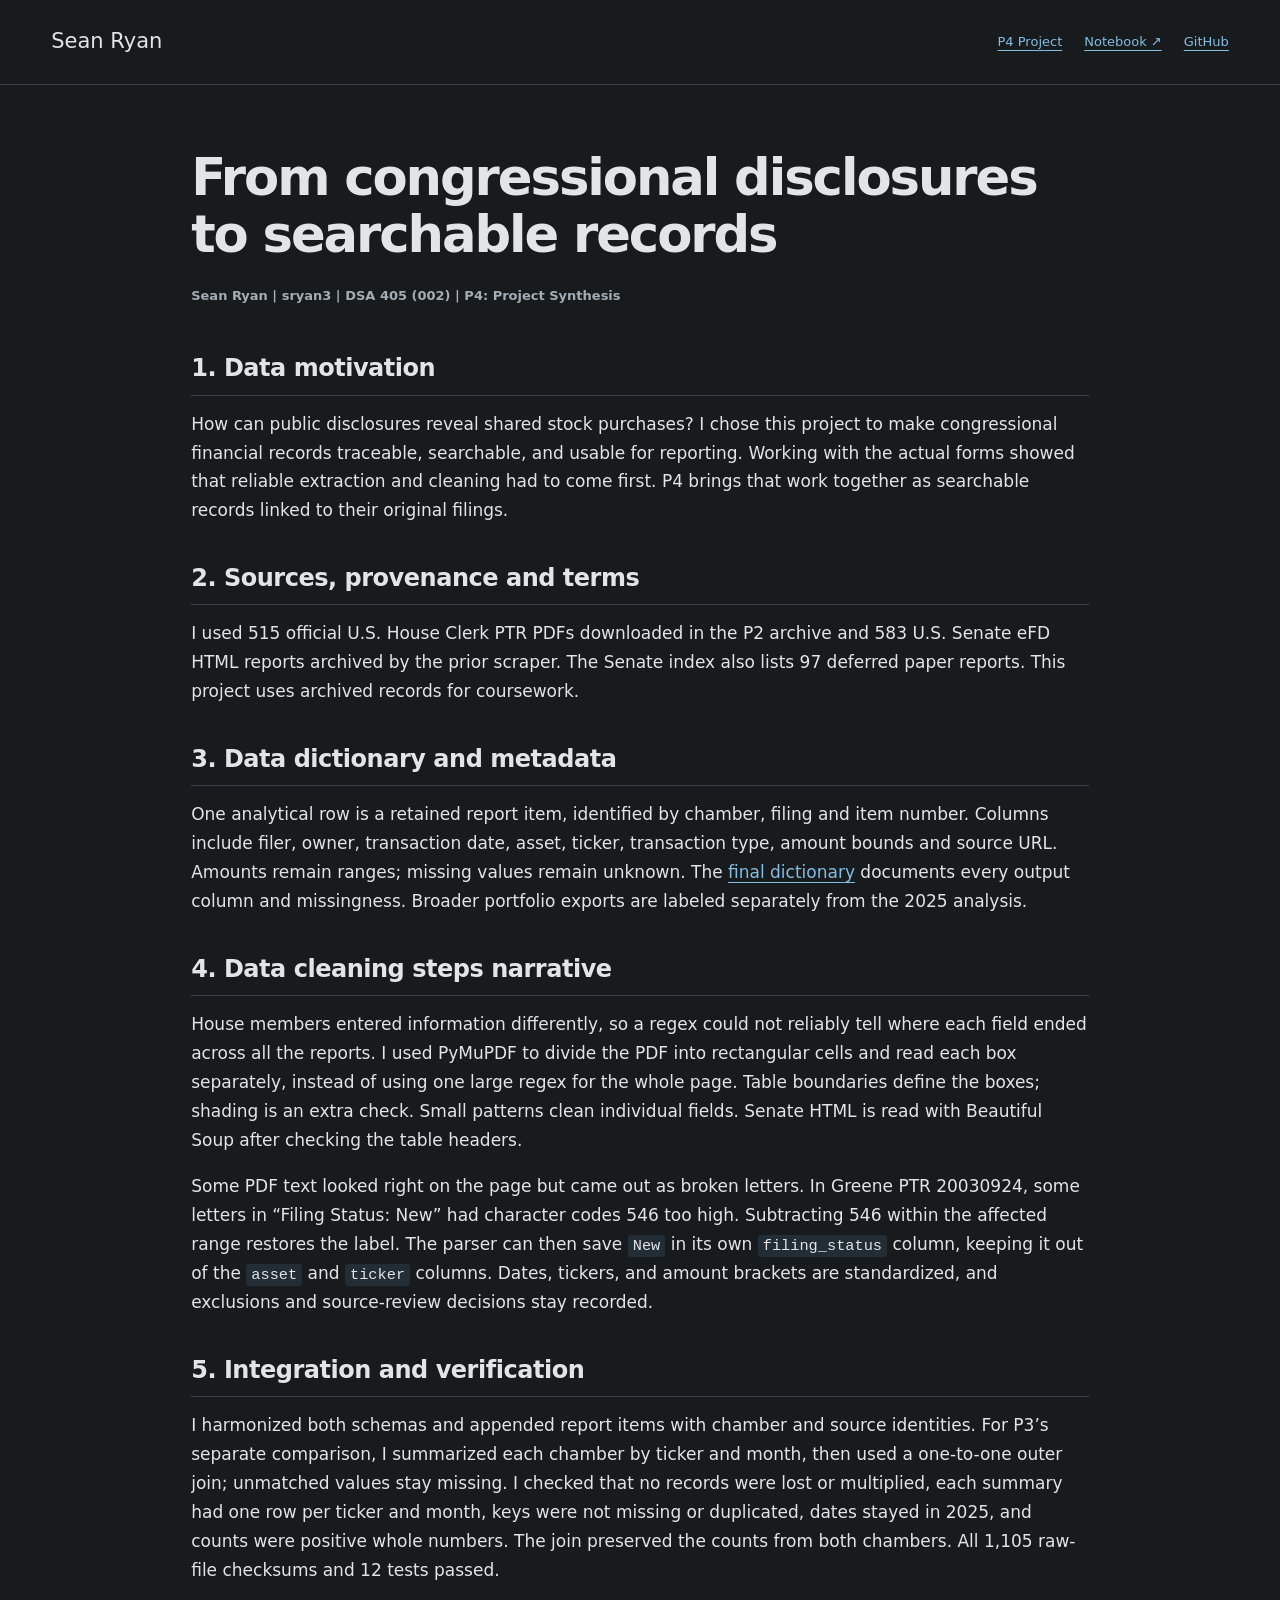
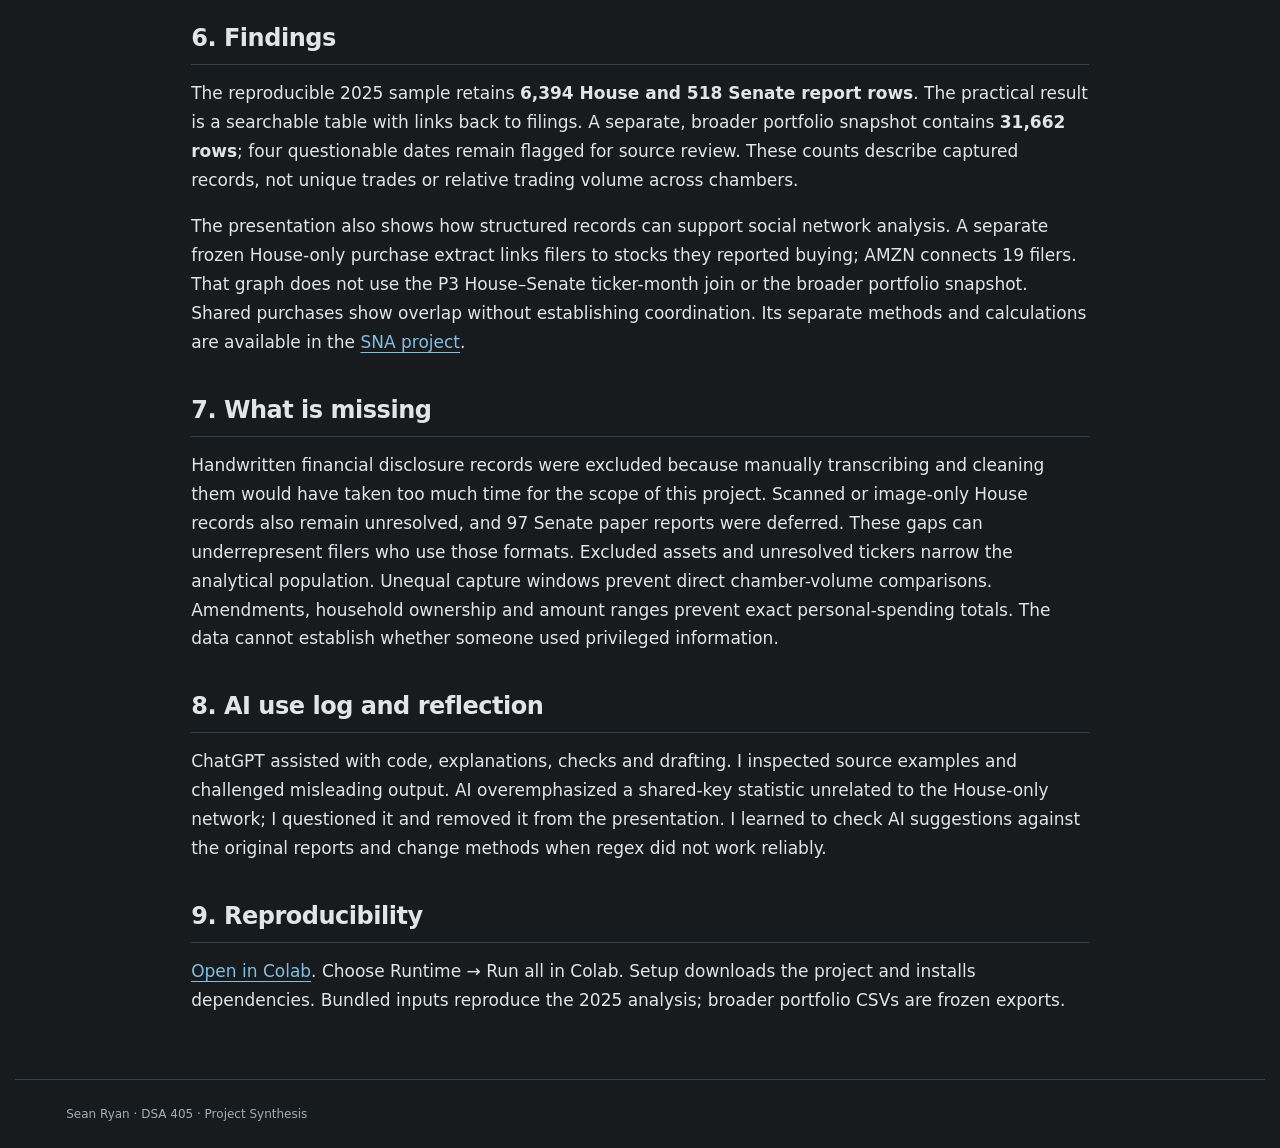
<file: docs/P4-report.html>
<!doctype html><html lang="en"><head><meta charset="utf-8"><meta name="viewport" content="width=device-width,initial-scale=1"><title>P4 written report | Sean Ryan</title><link rel="stylesheet" href="assets/p4-report.css?v=dark-project"></head><body><header class="portfolio-header"><a class="brand" href="https://strokeofluck.github.io/sean-data-portfolio/">Sean Ryan</a><nav aria-label="Report navigation"><a href="index.html">P4 Project</a><a href="https://colab.research.google.com/github/Strokeofluck/congressional-disclosures-p4/blob/main/notebooks/DSA405_002_FA26_P4_sryan3.ipynb">Notebook ↗</a><a href="https://github.com/Strokeofluck/congressional-disclosures-p4">GitHub</a></nav></header><main><h1>From congressional disclosures to searchable records</h1><p><strong>Sean Ryan | sryan3 | DSA 405 (002) | P4: Project Synthesis</strong></p>
<h2>1. Data motivation</h2><p>How can public disclosures reveal shared stock purchases? I chose this project to make congressional financial records traceable, searchable, and usable for reporting. Working with the actual forms showed that reliable extraction and cleaning had to come first. P4 brings that work together as searchable records linked to their original filings.</p>
<h2>2. Sources, provenance and terms</h2><p>I used 515 official U.S. House Clerk PTR PDFs downloaded in the P2 archive and 583 U.S. Senate eFD HTML reports archived by the prior scraper. The Senate index also lists 97 deferred paper reports. This project uses archived records for coursework.</p>
<h2>3. Data dictionary and metadata</h2><p>One analytical row is a retained report item, identified by chamber, filing and item number. Columns include filer, owner, transaction date, asset, ticker, transaction type, amount bounds and source URL. Amounts remain ranges; missing values remain unknown. The <a href="https://github.com/Strokeofluck/congressional-disclosures-p4/blob/main/DATA_DICTIONARY.md">final dictionary</a> documents every output column and missingness. Broader portfolio exports are labeled separately from the 2025 analysis.</p>
<h2>4. Data cleaning steps narrative</h2><p>House members entered information differently, so a regex could not reliably tell where each field ended across all the reports. I used PyMuPDF to divide the PDF into rectangular cells and read each box separately, instead of using one large regex for the whole page. Table boundaries define the boxes; shading is an extra check. Small patterns clean individual fields. Senate HTML is read with Beautiful Soup after checking the table headers.</p>
<p>Some PDF text looked right on the page but came out as broken letters. In Greene PTR 20030924, some letters in “Filing Status: New” had character codes 546 too high. Subtracting 546 within the affected range restores the label. The parser can then save <code>New</code> in its own <code>filing_status</code> column, keeping it out of the <code>asset</code> and <code>ticker</code> columns. Dates, tickers, and amount brackets are standardized, and exclusions and source-review decisions stay recorded.</p>
<h2>5. Integration and verification</h2><p>I harmonized both schemas and appended report items with chamber and source identities. For P3’s separate comparison, I summarized each chamber by ticker and month, then used a one-to-one outer join; unmatched values stay missing. I checked that no records were lost or multiplied, each summary had one row per ticker and month, keys were not missing or duplicated, dates stayed in 2025, and counts were positive whole numbers. The join preserved the counts from both chambers. All 1,105 raw-file checksums and 12 tests passed.</p>
<h2>6. Findings</h2><p>The reproducible 2025 sample retains <strong>6,394 House and 518 Senate report rows</strong>. The practical result is a searchable table with links back to filings. A separate, broader portfolio snapshot contains <strong>31,662 rows</strong>; four questionable dates remain flagged for source review. These counts describe captured records, not unique trades or relative trading volume across chambers.</p>
<p>The presentation also shows how structured records can support social network analysis. A separate frozen House-only purchase extract links filers to stocks they reported buying; AMZN connects 19 filers. That graph does not use the P3 House–Senate ticker-month join or the broader portfolio snapshot. Shared purchases show overlap without establishing coordination. Its separate methods and calculations are available in the <a href="https://github.com/Strokeofluck/congressional-stock-network-sna/blob/main/METHODS.md">SNA project</a>.</p>
<h2>7. What is missing</h2><p>Handwritten financial disclosure records were excluded because manually transcribing and cleaning them would have taken too much time for the scope of this project. Scanned or image-only House records also remain unresolved, and 97 Senate paper reports were deferred. These gaps can underrepresent filers who use those formats. Excluded assets and unresolved tickers narrow the analytical population. Unequal capture windows prevent direct chamber-volume comparisons. Amendments, household ownership and amount ranges prevent exact personal-spending totals. The data cannot establish whether someone used privileged information.</p>
<h2>8. AI use log and reflection</h2><p>ChatGPT assisted with code, explanations, checks and drafting. I inspected source examples and challenged misleading output. AI overemphasized a shared-key statistic unrelated to the House-only network; I questioned it and removed it from the presentation. I learned to check AI suggestions against the original reports and change methods when regex did not work reliably.</p>
<h2>9. Reproducibility</h2><p><a href="https://colab.research.google.com/github/Strokeofluck/congressional-disclosures-p4/blob/main/notebooks/DSA405_002_FA26_P4_sryan3.ipynb">Open in Colab</a>. Choose Runtime → Run all in Colab. Setup downloads the project and installs dependencies. Bundled inputs reproduce the 2025 analysis; broader portfolio CSVs are frozen exports.</p></main><footer class="portfolio-footer">Sean Ryan · DSA 405 · Project Synthesis</footer></body></html>
</file>
<file: docs/assets/p4-minimal.css>
:root{--paper:#fafaf8;--ink:#232b31;--muted:#69737b;--line:#dce1e4;--accent:#2874a8}*{box-sizing:border-box}html{scroll-behavior:smooth}body{margin:0;background:var(--paper);color:var(--ink);font:17px/1.6 system-ui,sans-serif}a{color:var(--accent);text-underline-offset:4px}header{max-width:1360px;margin:auto;padding:24px 4vw;display:flex;justify-content:space-between;gap:25px;border-bottom:1px solid var(--line)}header>a{color:var(--ink);text-decoration:none;font-size:21px}nav{display:flex;align-items:center;gap:22px;font-size:13px}main{max-width:1360px;margin:auto;padding:0 4vw}.intro{padding:65px 0 45px;max-width:820px}.kicker{font-size:11px;text-transform:uppercase;letter-spacing:.16em;color:var(--muted)}h1{font-size:clamp(36px,5vw,64px);line-height:1.08;letter-spacing:-.045em;font-weight:600;margin:14px 0 22px}h2{font-size:29px;line-height:1.2;font-weight:550;letter-spacing:-.025em}h3{font-size:21px;line-height:1.25;font-weight:550}.intro>p:last-child{font-size:21px;color:var(--muted);max-width:730px}.section-head{display:flex;justify-content:space-between;align-items:end;gap:20px;margin:0 0 20px}.section-head p{max-width:650px;color:var(--muted);font-size:15px;margin:0}.source-toolbar{display:flex;flex-wrap:wrap;align-items:center;gap:22px;margin:20px 0}.chamber{display:flex;gap:20px}.chamber button{padding:6px 0;border:0;border-bottom:2px solid transparent;background:none;color:var(--muted);font:inherit;cursor:pointer}.chamber button[aria-pressed=true]{color:var(--accent);border-bottom-color:var(--accent)}select{font:14px system-ui;padding:8px 10px;border:1px solid var(--line);border-radius:2px;background:var(--paper);color:inherit;max-width:390px;min-width:0}.source-toolbar label{font-size:13px}.source-toolbar a{font-size:13px}.inspection{display:grid;grid-template-columns:minmax(0,1.5fr) minmax(260px,.8fr);gap:40px;align-items:start}.document{max-height:760px;overflow:auto;border:1px solid var(--line);background:white;min-height:250px}.pdf-sheet{position:relative;line-height:0}.pdf-sheet img{width:100%;height:auto;display:block}.hotspot{position:absolute;border:1px dashed #2874a845;background:transparent;padding:0;cursor:help;color:transparent}.hotspot:hover,.hotspot:focus,.hotspot.pinned{outline:2px solid #2874a8;background:#2874a81c}.explain{position:sticky;top:25px;padding:8px 0}.explain .field-name{color:var(--accent);font-size:12px;letter-spacing:.1em;text-transform:uppercase}.value-label{color:var(--muted);font-size:11px;letter-spacing:.07em;text-transform:uppercase;margin:18px 0 5px}.value{white-space:pre-wrap;overflow-wrap:anywhere;font:14px/1.6 system-ui}.why{font-size:15px}.hint{font-size:12px;color:var(--muted)}details{border-top:1px solid var(--line);padding:14px 0;margin-top:18px}summary{cursor:pointer;font-size:13px;color:var(--accent)}pre{white-space:pre-wrap;overflow-wrap:anywhere;font:12px/1.6 Consolas,monospace;background:#eef2f4;padding:15px;color:#273947}.code-file{font-size:11px;overflow-wrap:anywhere;color:var(--muted)}.source-caption{font-size:12px;color:var(--muted);max-width:950px;margin-top:18px}.table-section{border-top:1px solid var(--line);margin-top:65px;padding-top:30px}.table-section iframe{width:100%;height:860px;border:0;background:var(--paper)}.finding{max-width:950px;padding:38px 0;border-block:1px solid var(--line);margin-top:30px}.finding p{font-size:21px}.finding small{color:var(--muted);font-size:13px}.resources{padding:35px 0;display:flex;flex-wrap:wrap;gap:25px;font-size:14px}footer{padding:20px 0 35px;color:var(--muted);font-size:12px}.senate-sheet{padding:24px;min-width:700px;color:#252b30;background:white;font:13px/1.5 Georgia,serif}.senate-sheet h3{font-size:22px}.senate-sheet table{border-collapse:collapse;width:100%;font-size:11px}.senate-sheet td,.senate-sheet th{border-bottom:1px solid #dce1e4;text-align:left;padding:10px}.senate-field{border:0;border-bottom:1px dotted #2874a8;background:transparent;font:inherit;color:inherit;padding:0;text-align:left;cursor:help}.senate-field:hover,.senate-field:focus{background:#d9edfb}.small-tag{font-size:10px;letter-spacing:.08em;text-transform:uppercase;color:#69737b}@media(max-width:800px){header{padding:18px 5vw}nav{gap:14px}nav a:nth-child(2){display:none}main{padding:0 5vw}.intro{padding:40px 0 25px}.inspection{grid-template-columns:1fr;gap:18px}.document{max-height:520px}.explain{position:static}.section-head{display:block}.source-toolbar{gap:14px}.source-toolbar select{max-width:100%;width:100%}.source-toolbar label{width:100%}.table-section{margin-top:35px}.value{font-size:13px}}
@media(prefers-color-scheme:dark){:root{--paper:#181b1d;--ink:#e1e5e8;--muted:#a2adb5;--line:#394146;--accent:#83bde2}pre{background:#222d35;color:#d4e4ef}.table-section iframe{color-scheme:dark}}

/* Source inspection controls and visible field highlights. */
#random-filing{appearance:none;background:transparent;color:var(--accent);border:1px solid var(--line);border-radius:4px;padding:8px 12px;font:500 13px/1.4 system-ui,sans-serif;cursor:pointer;transition:background .15s,border-color .15s}
#random-filing:hover{background:color-mix(in srgb,var(--accent) 12%,transparent);border-color:var(--accent)}
#random-filing:focus-visible{outline:2px solid var(--accent);outline-offset:3px}
#filing-label{font-size:13px;color:var(--muted)}
.hotspot{border:1px solid #2874a86b;background:#61b8f024}
.hotspot:hover,.hotspot:focus,.hotspot.pinned{outline:2px solid #2874a8;background:#59b5f04d;z-index:1}
.senate-field{background:#d9edfb66;border-radius:2px}
</file>
<file: docs/assets/style.css>
:root{--ink:#343a40;--muted:#60666b;--line:#dee2e6;--paper:#ffffff;--accent:#2761e3;--light:#eef4fc;--orange:#8a602b;--serif:'Source Sans Pro','Segoe UI',Arial,sans-serif;--sans:'Source Sans Pro','Segoe UI',Arial,sans-serif}*{box-sizing:border-box}body{margin:0;background:var(--paper);color:var(--ink);font-family:var(--sans);font-size:15px;line-height:1.6}button,input,select{font:inherit}button,a,input,select{touch-action:manipulation}a{color:var(--accent);text-underline-offset:4px}button{cursor:pointer;color:inherit}button:focus-visible,a:focus-visible,input:focus-visible,select:focus-visible{outline:3px solid #b47420;outline-offset:3px}.skip{position:absolute;left:20px;top:-70px;background:white;padding:12px;z-index:20}.skip:focus{top:10px}.masthead,main,footer{width:min(1360px,calc(100% - 96px));margin:auto}.masthead{display:flex;align-items:center;gap:24px;min-height:88px;border-bottom:1px solid var(--line)}.brand{display:flex;align-items:center;gap:13px;font-size:12px;font-weight:750;letter-spacing:.13em;text-decoration:none;color:var(--ink)}.mark{font-family:var(--serif);font-size:36px;line-height:1;letter-spacing:-.08em}.course{font-size:10px;letter-spacing:.15em;margin-left:auto;color:var(--muted)}.course span{margin:0 10px}.repo{font-size:12px;margin-left:24px;text-decoration:none}.intro{padding:56px 0 44px;display:grid;grid-template-columns:1fr 1fr;gap:0 70px;align-items:end}.eyebrow{font-size:10px;letter-spacing:.17em;font-weight:750;color:var(--accent);margin:0 0 12px}.intro .eyebrow{grid-column:1/-1}.intro h1{font-family:var(--serif);font-weight:400;font-size:clamp(42px,4.6vw,65px);line-height:1.05;letter-spacing:-.045em;margin:0}.lede{max-width:510px;font-size:17px;line-height:1.75;color:var(--muted);margin:0 0 3px}.views{display:grid;grid-template-columns:repeat(4,1fr);gap:0;border-block:1px solid var(--line);margin-bottom:38px}.views button{border:0;background:none;padding:19px 8px;text-align:left;font-size:11px;color:var(--muted);border-bottom:2px solid transparent;letter-spacing:.04em}.views button span{font-size:13px;margin-left:12px;letter-spacing:0}.views button[aria-pressed=true]{color:var(--accent);border-bottom-color:var(--accent);font-weight:700}.view[hidden]{display:none}.section-heading{display:flex;align-items:center;justify-content:space-between;gap:20px;margin-bottom:22px}.section-heading .eyebrow{margin-bottom:7px;font-size:9px}h2{font-family:var(--serif);font-size:32px;line-height:1.2;font-weight:400;letter-spacing:-.025em;margin:0}h3{font-size:17px;line-height:1.5;margin:0 0 12px}.segmented{display:flex;gap:4px;background:#f8f9fa;padding:4px;border-radius:5px;flex-shrink:0}.segmented button{border:0;border-radius:3px;background:transparent;font-size:12px;padding:9px 18px}.segmented button[aria-pressed=true]{background:white;box-shadow:0 1px 3px #132d3515;color:var(--accent);font-weight:700}.source-toolbar{display:flex;align-items:center;gap:14px;margin-bottom:14px;font-size:12px}.source-toolbar label{color:var(--muted)}select,input[type=search]{background:white;border:1px solid var(--line);border-radius:3px;padding:8px 10px;color:var(--ink);min-height:38px}.source-toolbar select{width:440px;max-width:100%}.source-context span{overflow-wrap:anywhere}.source-toolbar a:first-of-type{margin-left:auto}.workspace{display:grid;grid-template-columns:minmax(0,1fr) 270px;border:1px solid var(--line);background:white;min-height:670px}.document-status{padding:10px 17px;display:flex;align-items:center;gap:7px;border-bottom:1px solid var(--line);font-size:9px;letter-spacing:.08em;color:var(--muted)}.dot{width:5px;height:5px;background:var(--accent);border-radius:50%}.overlay-label{margin-left:auto;display:flex;align-items:center;gap:6px;letter-spacing:0;font-size:11px}.overlay-label input{accent-color:var(--accent)}.document{position:relative;max-height:820px;overflow:auto;background:#f1f3f5;padding:28px 36px;scrollbar-gutter:stable}.pdf-sheet{position:relative;width:100%;max-width:780px;margin:auto;background:white;box-shadow:0 3px 16px #19313812}.pdf-sheet img{display:block;width:100%;height:auto}.hotspot{position:absolute;border:1.5px solid var(--accent);border-radius:3px;background:#2780e312;padding:0;min-width:12px;min-height:16px;transition:background .15s,border-color .15s;z-index:2}.hotspot:hover,.hotspot:focus-visible{background:#2780e32b;border-color:#2761e3;z-index:4}.hotspot::before{content:attr(data-label);font:600 10px var(--sans);color:white;background:var(--accent);position:absolute;left:-1px;bottom:100%;padding:2px 5px;white-space:nowrap;opacity:0;pointer-events:none}.hotspot:hover::before,.hotspot:focus-visible::before{opacity:1}.hide-overlays .hotspot{opacity:0;pointer-events:none}.guide{border-left:1px solid var(--line);padding:28px 24px}.guide-number{font-size:9px;letter-spacing:.1em;color:var(--accent);font-weight:700}.guide h3{font-family:var(--serif);font-weight:400;font-size:27px;line-height:1.15;margin:18px 0 14px}.guide p{font-size:12px;color:var(--muted)}.field-list{display:grid;gap:0;margin:22px 0}.field-list button{display:flex;align-items:center;text-align:left;background:none;border:0;border-bottom:1px solid var(--line);font-size:12px;padding:12px 0;color:var(--ink)}.field-list button::after{content:'↗';margin-left:auto;color:var(--accent)}.field-list button:hover{color:var(--accent)}.source-context{font-size:11px;color:var(--muted);padding-top:10px}.source-context strong{color:var(--ink);display:block;font-size:12px;margin-bottom:7px}.guide .quiet{font-size:10px;margin-top:24px}.caption{font-size:11px;color:var(--muted);margin:15px 0 0;max-width:960px}.senate-sheet{background:white;padding:32px 25px;min-width:680px;max-width:960px;margin:auto;box-shadow:0 3px 16px #19313812;font-family:Arial,sans-serif}.senate-sheet .agency{font-family:var(--serif);font-size:20px;border-bottom:2px solid var(--ink);padding-bottom:15px;margin-bottom:25px}.senate-sheet h3{font-size:24px;margin-bottom:4px}.senate-sheet .filer-name{font-size:17px}.senate-sheet .filed{font-size:12px;color:#526370;margin-bottom:25px}.senate-sheet .source-note{font-size:10px;color:var(--muted)}.senate-table{width:100%;border-collapse:collapse;margin:12px 0 20px;font-size:10px;line-height:1.5}.senate-table th{text-align:left;background:#edf1f1;border:1px solid #c8d1d3;padding:8px 5px;font-size:9px}.senate-table td{position:relative;border:1px solid #ccd4d5;padding:12px 6px;vertical-align:top}.cell-hotspot{position:absolute;inset:2px;border:1.5px solid var(--accent);background:#2780e312;min-height:20px;border-radius:2px;width:calc(100% - 4px);cursor:pointer}.cell-hotspot:hover,.cell-hotspot:focus{background:#2780e32b}.hide-overlays .cell-hotspot{opacity:0;pointer-events:none}.section-lede{color:var(--muted);max-width:820px;margin:0 0 28px}.tag{padding:7px 12px;background:var(--light);color:var(--accent);font-size:11px;border-radius:3px;white-space:nowrap}.join-flow{display:grid;grid-template-columns:1fr auto 1fr auto 1fr;align-items:center;gap:20px;padding:26px 0 30px;border-bottom:1px solid var(--line)}.flow-node span{display:block;font-size:10px;letter-spacing:.1em;color:var(--muted)}.flow-node strong{display:block;font-family:var(--serif);font-size:38px;font-weight:400;line-height:1.3}.flow-node p{font-size:12px;margin:4px 0;color:var(--muted)}.flow-arrow{font-size:24px;color:#75877e}.join-columns{display:grid;grid-template-columns:1fr 1fr;gap:65px;margin:32px 0}.join-columns p{font-size:12px;color:var(--muted)}.design{font-size:12px}.design div{display:grid;grid-template-columns:110px 1fr;gap:12px;padding:10px 0;border-bottom:1px solid var(--line)}dt{color:var(--muted)}dd{margin:0}pre{font-family:Consolas,'Courier New',monospace;white-space:pre-wrap;overflow-wrap:anywhere;background:#f8f9fa;padding:20px;font-size:12px;line-height:1.7;border:1px solid var(--line);color:#343a40}.text-button{border:0;padding:0;color:var(--accent);text-decoration:underline;text-underline-offset:4px;background:none;font-size:12px}.coverage{padding-block:24px;border-block:1px solid var(--line)}.coverage-row{display:grid;grid-template-columns:120px 1fr 70px;gap:15px;align-items:center;font-size:12px;margin:13px 0}.bar-track{height:12px;background:#edf0f3}.bar-fill{height:100%;background:var(--accent);min-width:2px}.coverage-row:nth-child(3) .bar-fill{background:#7198ca}.coverage-row:nth-child(4) .bar-fill{background:#adb5bd}.coverage-row strong{font-weight:500;text-align:right}.coverage .quiet{font-size:11px}.spaced{margin-top:32px}.failures{display:grid;grid-template-columns:1fr 1fr;gap:25px}.failure{padding:20px;border-left:2px solid #a16438;background:#f0eee6;font-size:12px}.failure span{color:var(--orange);font-size:10px;font-weight:700;letter-spacing:.1em}.failure code{display:block;margin-top:10px;overflow-wrap:anywhere;font-size:11px}.checks{margin-top:25px;padding:20px 0;border-block:1px solid var(--line);font-size:12px}.checks summary{cursor:pointer;color:var(--accent)}.download{font-size:12px;white-space:nowrap}.filters{display:flex;gap:18px;align-items:end;margin:24px 0 18px}.filters label{font-size:11px;display:grid;gap:6px}.filters input{width:250px}.filters select{min-width:130px}#result-count{margin-left:auto;font-size:12px;color:var(--muted)}.table-scroll{overflow:auto}.results{border-collapse:collapse;width:100%;font-size:13px}.results th{text-align:left;font-size:10px;text-transform:uppercase;letter-spacing:.05em;background:#f8f9fa;padding:15px 16px;white-space:nowrap}.results td{padding:13px 16px;border-bottom:1px solid var(--line)}.results td:first-child{font-family:Consolas,monospace;color:var(--accent);font-weight:700}.results .coverage-tag{font-size:10px;background:#f1f3f5;padding:4px 8px;border-radius:3px;white-space:nowrap}.results .both{background:#eef4fc;color:#28558e}.results button{border:0;background:none;color:var(--accent);font-size:11px}.pagination{display:flex;justify-content:center;align-items:center;gap:25px;margin:24px 0;font-size:12px}.pagination button{background:white;border:1px solid var(--line);padding:8px 13px;border-radius:3px}.pagination button:disabled{opacity:.4;cursor:default}.notes-grid{display:grid;grid-template-columns:1fr 1fr;column-gap:65px;row-gap:36px;margin:32px 0}.notes-grid p,.notes-grid ul{font-size:13px;color:var(--muted)}.notes-grid a{display:block;font-size:12px;margin:10px 0}.notes-grid li{margin:8px 0}.quiet{color:var(--muted)}.notes-grid .quiet{font-size:11px}.submission{display:flex;gap:30px;align-items:center;justify-content:space-between;padding:26px 0;border-block:1px solid var(--line)}.submission p{font-size:12px;color:var(--muted);margin-bottom:0}.submission .eyebrow{margin-bottom:8px}.submission a{font-size:12px;white-space:nowrap}footer{display:flex;justify-content:space-between;gap:25px;border-top:1px solid var(--line);padding:24px 0;margin-top:60px;font-size:10px;color:var(--muted)}dialog{border:1px solid var(--line);border-radius:8px;padding:26px 30px 30px;max-width:650px;width:calc(100% - 32px);max-height:calc(100vh - 50px);color:var(--ink);box-shadow:0 18px 90px #202a3533;background:var(--paper)}dialog::backdrop{background:#202a3566;backdrop-filter:blur(2px)}.popup-head{display:flex;justify-content:space-between;align-items:center;margin-bottom:10px}.popup-head button{border:0;background:transparent;font-size:27px;color:var(--muted);line-height:1}.popup-head .eyebrow{margin:0}dialog h2{font-size:30px}dialog p{font-size:13px;color:var(--muted)}.value-pair{display:grid;grid-template-columns:1fr 1fr;gap:15px;margin:22px 0}.value-pair span{display:block;font-size:9px;text-transform:uppercase;letter-spacing:.1em;color:var(--muted);margin-bottom:7px}.value-pair code{font-size:12px;white-space:pre-wrap;overflow-wrap:anywhere;display:block}.code-location{font-size:10px!important}dialog a{font-size:12px}.lineage{padding:25px;border:1px solid var(--line);background:white}.lineage h3{margin:0 0 10px}.lineage ul{padding-left:18px;font-size:12px}.lineage li{margin-bottom:10px}.lineage button{margin-bottom:15px}.empty{text-align:center;color:var(--muted);padding:35px!important}
@media(min-width:1550px){.workspace{grid-template-columns:minmax(0,1fr) 310px}.document{padding-inline:60px}}@media(max-width:1000px){.masthead,main,footer{width:calc(100% - 48px)}.intro{gap:30px}.intro h1{font-size:48px}.lede{font-size:15px}.workspace{grid-template-columns:minmax(0,1fr) 230px}.guide{padding:24px 18px}.document{padding:20px 16px;min-height:620px}.source-toolbar{flex-wrap:wrap}.source-toolbar a:first-of-type{margin-left:0}.source-toolbar select{width:260px}.filters{flex-wrap:wrap}.views button span{font-size:11px;margin-left:7px}.join-columns{gap:30px}}
@media(max-width:700px){.masthead,main,footer{width:calc(100% - 32px)}.masthead{min-height:70px;gap:10px}.brand{font-size:9px;gap:8px}.mark{font-size:30px}.course{font-size:8px}.course span{margin:0 4px}.repo{display:none}.intro{display:block;padding:35px 0 28px}.intro .eyebrow{font-size:8px}.intro h1{font-size:43px}.lede{font-size:14px;margin-top:22px}.views{grid-template-columns:1fr 1fr;margin-bottom:28px}.views button{padding:14px 5px}.views button span{font-size:11px}.section-heading{align-items:flex-start;flex-direction:column;gap:18px}h2{font-size:28px}.segmented{width:100%}.segmented button{flex:1}.source-toolbar{gap:10px}.source-toolbar label{width:100%}.source-toolbar select{width:100%}.source-toolbar a{font-size:11px}.workspace{display:flex;flex-direction:column}.document{padding:16px 10px;max-height:620px;min-height:0}.document-status{padding:10px 11px;font-size:8px}.guide{border-left:0;border-top:1px solid var(--line);padding:22px}.guide h3{font-size:24px;margin-top:12px}.guide p{font-size:12px}.field-list{grid-template-columns:1fr 1fr;gap:0 20px;margin-block:15px}.source-context{padding-top:0}.guide .quiet{margin:12px 0 0}.join-flow{gap:10px;grid-template-columns:1fr 1fr 1fr}.flow-arrow{display:none}.flow-node strong{font-size:28px}.flow-node span{font-size:8px}.flow-node p{font-size:10px}.join-columns,.notes-grid,.failures{grid-template-columns:1fr;gap:28px}.coverage-row{grid-template-columns:95px 1fr 50px;gap:10px;font-size:11px}.filters{gap:14px}.filters label:first-child{width:100%}.filters input{width:100%}#result-count{margin-left:0;width:100%}.results th,.results td{padding:12px;font-size:11px}.results th{font-size:9px}.submission{display:block}.submission a{display:inline-block;margin-top:15px}footer{display:block;margin-top:40px}footer span{display:block;margin:5px 0}dialog{padding:20px}.value-pair{grid-template-columns:1fr}dialog h2{font-size:26px}.caption{font-size:10px}.senate-sheet{min-width:660px}}
@media(prefers-reduced-motion:reduce){*{scroll-behavior:auto!important;transition:none!important}}

/* Data Portfolio / Quarto Cosmo: white canvas, gray navigation, blue accents. */
:root{--primary:#2780e3;--code:#202a35;--code-ink:#eef2f6;color-scheme:light}
.masthead{background:#f8f9fa}.intro h1,h2,.guide h3{font-weight:600}.intro h1{letter-spacing:-.04em}.segmented{background:#f8f9fa}.senate-table th{background:#f8f9fa}.senate-table td,.senate-table th{border-color:var(--line)}
#random-filing{border:1px solid var(--primary);border-radius:4px;background:#eef4fc;color:#28558e;padding:8px 12px;white-space:nowrap;font-size:12px}.filing-status{font-size:11px;color:var(--muted);margin:-3px 0 12px}.field-list{grid-template-columns:1fr}.field-list button{padding:9px 0}
.walkthrough[open]{display:flex;flex-direction:column;width:min(960px,calc(100% - 32px));max-width:960px;height:min(850px,calc(100dvh - 40px));max-height:calc(100dvh - 40px);padding:22px 26px;overflow:hidden}.walkthrough .popup-head{flex:none;margin-bottom:8px}.walkthrough h2{font:600 26px/1.2 var(--sans);margin:0}.walkthrough #popup-why{font-size:12px;line-height:1.5;margin:8px 0 0;flex:none}.walkthrough .value-pair{margin:14px 0;gap:20px;flex:none}.walkthrough .value-pair code{font-size:11px;max-height:45px;overflow:auto}.journey-controls{display:flex;align-items:center;justify-content:space-between;gap:12px;padding:11px 0;border-block:1px solid var(--line);flex:none}.journey-controls>div{display:flex;align-items:center;gap:13px}.journey-controls button{border:1px solid var(--line);background:white;padding:7px 12px;border-radius:4px;font-size:12px;color:var(--accent)}.journey-controls button:disabled{opacity:.35;cursor:default}#journey-count{font-size:11px;color:var(--muted);white-space:nowrap}.journey-steps{display:flex;gap:5px}.journey-steps button{border-radius:50%;padding:0;width:24px;height:24px;font-size:10px}.journey-steps button[aria-current]{background:var(--accent);border-color:var(--accent);color:white}.journey-description{padding:12px 0;flex:none}.journey-description h3{font-size:15px;margin:0 0 4px}.journey-description p{font-size:12px;line-height:1.5;margin:0}.code-view{min-height:100px;flex:1;display:flex;flex-direction:column;background:var(--code);border-radius:5px;overflow:hidden}.code-toolbar{display:flex;gap:15px;justify-content:space-between;align-items:center;padding:10px 13px;background:#2d3946;color:#c0cfdf;font-size:10px}.code-toolbar span:first-child{overflow-wrap:anywhere}.code-toolbar span:last-child{white-space:nowrap;color:#a6c8ef}.walkthrough #popup-code{position:relative;flex:1;min-height:0;overflow:auto;margin:0;padding:14px 0;border:0;background:var(--code);color:var(--code-ink);border-radius:0;font:12px/1.8 Consolas,'Courier New',monospace;white-space:pre-wrap;overscroll-behavior:contain;scroll-behavior:auto}.code-line{display:grid;grid-template-columns:49px minmax(0,1fr);padding:0 16px 0 0;min-height:22px;border-left:3px solid transparent}.line-number{color:#8193a7;text-align:right;padding-right:15px;user-select:none}.code-line code{font:inherit;white-space:pre-wrap;overflow-wrap:anywhere;color:inherit}.code-line.focused{background:#2780e32b;border-left-color:#78b5ff}.code-line.focused .line-number{color:#9ecaff}.journey-footer{padding-top:9px;flex:none}.journey-footer p{margin:0 0 3px;font-size:10px;overflow-wrap:anywhere}.journey-footer a{font-size:11px}.walkthrough:focus-visible{outline:none}
@media(max-width:700px){.source-toolbar #random-filing{width:100%}.field-list{grid-template-columns:1fr 1fr}.walkthrough[open]{width:calc(100% - 16px);height:calc(100dvh - 16px);max-height:calc(100dvh - 16px);padding:14px}.walkthrough h2{font-size:21px}.walkthrough #popup-why{font-size:11px;max-height:52px;overflow:auto}.walkthrough .value-pair{grid-template-columns:1fr 1fr;gap:10px;margin:10px 0}.walkthrough .value-pair code{font-size:10px;max-height:35px}.journey-controls{gap:7px;padding:9px 0}.journey-controls>div{display:grid;gap:5px;text-align:center}.journey-controls>button{font-size:11px;padding:7px 9px}.journey-steps{gap:4px}.journey-steps button{width:20px;height:20px}.journey-description{padding:9px 0}.journey-description h3{font-size:13px}.journey-description p{font-size:11px}.code-toolbar{padding:8px}.code-toolbar span:last-child{display:none}.walkthrough #popup-code{font-size:11px}.code-line{grid-template-columns:39px minmax(0,1fr)}.line-number{padding-right:10px}}

/* Full-file browsing and source-backed hover explanations. */
.code-toolbar button{border:1px solid #708da9;background:#243447;border-radius:3px;color:#dcecff;padding:5px 8px;font:inherit;font-size:10px;white-space:nowrap}.code-toolbar button:hover{background:#334b63}.code-toolbar button:focus-visible{outline-color:#9ecaff}.hotspot.source-only{border-style:dashed;background:#64798b0d}.hotspot.source-only:hover{background:#64798b26}.hotspot:hover::before,.hotspot:focus-visible::before{opacity:0}
#field-tooltip{position:fixed;z-index:9999;width:min(380px,calc(100vw - 16px));max-height:calc(100dvh - 16px);overflow:hidden;background:#fff;color:#343a40;border:1px solid #c5d5e8;border-top:3px solid #2780e3;border-radius:6px;padding:13px 15px;box-shadow:0 7px 28px #202a3526;pointer-events:none;font:12px/1.45 var(--sans)}#field-tooltip[hidden]{display:none}#field-tooltip strong{display:block;font-size:14px;margin-bottom:4px}#field-tooltip p{font-size:11px;margin:7px 0;overflow-wrap:anywhere}#field-tooltip code{display:block;background:#202a35;color:#eef2f6;border-radius:3px;padding:8px;font:10px/1.5 Consolas,monospace;white-space:pre-wrap;overflow-wrap:anywhere}.hover-status{font-size:10px;color:#60666b}.hover-action{display:block;color:#2761e3;font-size:10px;font-weight:600;margin-top:9px}.hide-overlays .hotspot,.hide-overlays .cell-hotspot{visibility:hidden}.filing-status{max-width:1000px;line-height:1.6}.guide .field-list{max-height:420px;overflow-y:auto}
@media(max-width:700px){.code-toolbar button{font-size:9px;padding:5px;max-width:140px;white-space:normal}.guide .field-list{max-height:none}}

/* Plain-language notes stay attached to their highlighted source lines. */
.line-explanation{grid-column:2;display:block;white-space:normal;overflow-wrap:anywhere;font:12px/1.55 var(--sans);color:#e0eaf5;background:#304257;border-left:2px solid #8dbdff;border-radius:0 4px 4px 0;padding:9px 12px;margin:6px 0 10px}.line-explanation strong{display:block;font-size:10px;letter-spacing:.04em;color:#a9d1ff;margin-bottom:3px}.metadata-hotspot{display:inline-block;max-width:100%;font:inherit;text-align:left;line-height:inherit;color:inherit;border:1.5px solid var(--accent);border-radius:3px;background:#2780e312;padding:3px 6px;margin:-3px -6px;overflow-wrap:anywhere}.metadata-hotspot:hover,.metadata-hotspot:focus-visible{background:#2780e32b}.hide-overlays .metadata-hotspot{border-color:transparent;background:transparent}.senate-sheet .report-title{margin-bottom:10px}@media(max-width:700px){.line-explanation{font-size:11px;padding:8px;margin-right:0}}

/* A quiet, nonmodal inspector keeps the source and its code usable together. */
dialog.walkthrough{box-shadow:none}dialog.walkthrough::backdrop{background:transparent;backdrop-filter:none}
.workspace.inspecting{display:grid;grid-template-columns:minmax(0,1fr) minmax(440px,1fr);align-items:stretch;scroll-margin-top:16px}
.workspace.inspecting>.guide{display:none}.workspace.inspecting>.source-pane{min-width:0;height:calc(100dvh - 32px);display:flex;flex-direction:column}
.workspace.inspecting .document{flex:1;min-height:0;max-height:none;padding:24px 18px}.workspace.inspecting .document-status{flex:none}
.walkthrough[open][data-placement="source"]{position:relative;inset:auto;margin:0;width:100%;max-width:none;height:calc(100dvh - 32px);max-height:none;border:0;border-left:1px solid var(--line);border-radius:0;padding:20px;min-width:0}
.walkthrough[data-placement="source"] h2{font-size:22px}.walkthrough[data-placement="source"] .journey-description p{font-size:11px}.walkthrough[data-placement="source"] .value-pair{margin:12px 0}.walkthrough[data-placement="source"] .code-toolbar{gap:8px;align-items:flex-start}.walkthrough[data-placement="source"] .code-toolbar button{white-space:normal;max-width:125px}.walkthrough[data-placement="source"] .journey-controls>div{display:grid;gap:5px;text-align:center}.walkthrough[data-placement="source"] .journey-steps{justify-content:center}.walkthrough[data-placement="source"] .journey-controls>button{padding:7px 9px;font-size:11px}
.hotspot.active-source,.cell-hotspot.active-source,.metadata-hotspot.active-source{border:2px solid #1554ce;background:#2780e333;outline:2px solid #fff;outline-offset:1px;z-index:5}.hide-overlays .active-source{visibility:visible;opacity:1}
.walkthrough[open][data-placement="page"]{position:fixed;inset:16px 16px 16px auto;margin:0;width:min(620px,48vw);height:calc(100dvh - 32px);max-height:none;z-index:20;border-radius:4px}
@media(max-width:900px){.workspace.inspecting{grid-template-columns:minmax(0,1fr)}.workspace.inspecting>.source-pane{height:38dvh;min-height:220px}.workspace.inspecting .document{padding:12px}.walkthrough[open][data-placement="source"]{height:62dvh;min-height:440px;border-left:0;border-top:1px solid var(--line);padding:14px}.walkthrough[data-placement="source"] h2{font-size:19px}.walkthrough[data-placement="source"] #popup-why{max-height:38px;overflow:auto;font-size:11px}.walkthrough[data-placement="source"] .journey-description p{max-height:48px;overflow:auto}.walkthrough[data-placement="source"] .value-pair{margin:8px 0}.walkthrough[open][data-placement="page"]{inset:auto 8px 8px;width:calc(100% - 16px);height:75dvh;min-height:420px}}
.line-explanation .explanation-term{display:inline;font:inherit;line-height:inherit;color:inherit;padding:0;border:0;border-radius:2px;background:none;text-align:inherit;text-decoration:underline dotted #9ecaff;text-underline-offset:3px;cursor:help}.line-explanation .explanation-term:hover,.line-explanation .explanation-term.term-active{background:#a9d1ff;color:#102c4b;text-decoration:none}.line-explanation .explanation-term:focus-visible{outline:2px solid #a9d1ff;outline-offset:2px}.source-text .concept-active{background:#a9d1ff;color:#102c4b;border-radius:2px}.journey-description .concept-hint{margin-top:6px;font-size:10px!important;color:var(--accent)}
.source-text .code-term{cursor:help;text-decoration:underline dotted #718ba7;text-underline-offset:3px}.source-text .code-term:focus-visible{outline:2px solid #a9d1ff;outline-offset:2px}.source-text .code-term.concept-active{text-decoration:none}
#code-tooltip{position:fixed;z-index:10000;width:min(370px,calc(100vw - 16px));max-height:calc(100dvh - 16px);overflow:auto;background:var(--paper);color:var(--ink);border:1px solid var(--line);border-top:2px solid var(--accent);border-radius:4px;padding:12px 14px;box-shadow:0 4px 16px #202a351a;font:12px/1.5 var(--sans);pointer-events:none}#code-tooltip[hidden]{display:none}#code-tooltip strong{display:block;font-size:13px;margin-bottom:6px}#code-tooltip code{display:block;white-space:pre-wrap;overflow-wrap:anywhere;font:11px/1.5 Consolas,monospace;background:#eef4fc;color:#224d80;padding:6px 8px;border-radius:3px}#code-tooltip p{font-size:11px;margin:8px 0}#code-tooltip .hover-status{font-size:10px}

/* Portfolio-style disclosure search: column filters, sorting, and pagination. */
.sr-only{position:absolute;width:1px;height:1px;padding:0;margin:-1px;overflow:hidden;clip:rect(0,0,0,0);white-space:nowrap;border:0}.search-table-controls{display:flex;justify-content:space-between;align-items:center;gap:24px;margin:24px 0 12px;font-size:12px}.page-size-label{display:flex;align-items:center;gap:7px;white-space:nowrap}.page-size-label select{padding:5px 8px;border:1px solid var(--line);border-radius:3px;background:var(--paper);color:var(--ink)}.table-search{display:flex;align-items:center;gap:20px}.table-search label{display:flex;align-items:center;gap:8px}.table-search input{width:280px;padding:7px 10px;border:1px solid var(--line);border-radius:3px;background:var(--paper);color:var(--ink);font-size:12px}.table-search .text-button{font-size:11px;white-space:nowrap}.disclosure-table{border-top:1px solid var(--line);border-bottom:1px solid var(--line)}.disclosure-table .results{font-size:12px;width:100%}.disclosure-table th{padding:12px 10px 8px;text-transform:none;letter-spacing:0;font-size:12px;border-bottom:0;background:#f8f9fa;vertical-align:bottom}.disclosure-table .sort-column{display:flex;align-items:center;justify-content:space-between;gap:12px;width:100%;padding:0;color:var(--ink);font:600 12px/1.4 var(--sans);white-space:nowrap;text-align:left}.sort-marker{color:#718299;font-size:12px}.disclosure-table th[aria-sort="ascending"] .sort-marker,.disclosure-table th[aria-sort="descending"] .sort-marker{color:var(--accent)}.disclosure-table .column-filters th{padding:4px 10px 12px;border-bottom:1px solid var(--line)}.column-filters input,.column-filters select{display:block;width:100%;min-width:65px;padding:6px;border:1px solid var(--line);border-radius:3px;background:var(--paper);color:var(--ink);font:11px var(--sans)}.column-filters input::placeholder{color:#879099}.disclosure-table .results td{padding:11px 10px;vertical-align:top;border-bottom:1px solid #e9ecef;font-size:12px;line-height:1.5}.disclosure-table .results td:first-child{font-family:inherit;color:inherit;font-weight:400}.disclosure-table .results tbody tr:nth-child(even){background:#fafbfc}.disclosure-table .results tbody tr:hover{background:#f1f6fd}.disclosure-table td[data-column="chamber"]{min-width:76px}.disclosure-table td[data-column="filing_id"]{min-width:110px;max-width:125px}.disclosure-table .filing-link{display:block;max-width:110px;overflow:hidden;text-overflow:ellipsis;white-space:nowrap;padding:0;font:11px/1.6 Consolas,monospace;text-align:left;text-decoration:underline;text-underline-offset:3px}.disclosure-table td[data-column="politician"]{min-width:135px}.disclosure-table td[data-column="transaction_date"]{min-width:112px;white-space:nowrap}.disclosure-table td[data-column="owner"]{min-width:65px}.disclosure-table td[data-column="asset_name"]{min-width:200px;max-width:275px}.disclosure-table td[data-column="ticker"]{min-width:75px;font:400 12px/1.5 Consolas,monospace;color:var(--ink)}.disclosure-table td[data-column="action"]{min-width:90px}.disclosure-table td[data-column="amount_raw"]{min-width:145px;white-space:nowrap}.disclosure-table td[data-column="source_url"]{min-width:90px;white-space:nowrap;font-size:11px}.table-bottom{display:flex;justify-content:space-between;align-items:center;gap:20px;padding:15px 0}.table-bottom #result-count{margin:0;font-size:12px;color:var(--muted);width:auto}.result-pages{display:flex;align-items:center;gap:4px;white-space:nowrap}.result-pages button{background:var(--paper);color:var(--ink);border:1px solid var(--line);padding:5px 9px;border-radius:3px;font-size:12px;min-width:30px}.result-pages button:hover{background:#eef4fc}.result-pages button[aria-current]{background:var(--accent);border-color:var(--accent);color:white}.result-pages button:disabled{opacity:.4;cursor:default}.result-pages>span{padding:0 4px;color:var(--muted)}.table-footnote{font-size:11px;color:var(--muted);margin:0 0 24px;max-width:1000px}
@media(max-width:700px){.search-table-controls{align-items:flex-start;gap:14px;flex-wrap:wrap}.table-search{width:100%;justify-content:space-between;gap:12px}.table-search label{flex:1;min-width:0}.table-search input{width:100%;min-width:0}.table-search .text-button{order:2}.table-bottom{display:block}.result-pages{margin-top:12px;flex-wrap:wrap}.result-pages button{font-size:11px;padding:5px 8px}.table-bottom #result-count{font-size:11px}.disclosure-table .results th,.disclosure-table .results td{padding-inline:9px}}
</file>
<file: docs/assets/p4-report.css>
:root{color-scheme:dark;--paper:#181b1d;--ink:#e1e5e8;--muted:#a2adb5;--line:#394146;--accent:#83bde2}*{box-sizing:border-box}body{margin:0;background:var(--paper);color:var(--ink);font:17px/1.7 system-ui,sans-serif}a{color:var(--accent);text-underline-offset:4px}.portfolio-header{max-width:1360px;margin:auto;padding:24px 4vw;display:flex;justify-content:space-between;align-items:center;gap:25px;border-bottom:1px solid var(--line)}.portfolio-header .brand{color:var(--ink);text-decoration:none;font-size:21px;font-weight:400}.portfolio-header nav{display:flex;gap:22px;font-size:13px}main{max-width:1000px;margin:64px auto;padding:0 4vw}h1{font-size:clamp(34px,4vw,54px);line-height:1.12;letter-spacing:-.04em;font-weight:600;margin:0 0 22px}h2{font-size:24px;line-height:1.3;letter-spacing:-.02em;font-weight:550;margin:38px 0 14px;padding-bottom:10px;border-bottom:1px solid var(--line)}p{margin:0 0 18px}main>p:first-of-type{font-size:13px;color:var(--muted);margin-bottom:46px}code{font-size:.9em;background:#222d35;padding:2px 5px;border-radius:3px}.portfolio-footer{max-width:1250px;margin:auto;padding:24px 4vw;border-top:1px solid var(--line);color:var(--muted);font-size:12px}@media(max-width:600px){.portfolio-header{flex-wrap:wrap}main{margin:38px auto}.portfolio-header nav{gap:16px}}@media print{@page{size:letter;margin:.5in}:root{color-scheme:light}body{background:white;color:#222;font:9.5pt/1.17 Arial}.portfolio-header,.portfolio-footer{display:none}main{max-width:none;margin:0;padding:0}h1{font-size:18pt;margin:0 0 5pt;letter-spacing:0}h2{font-size:10pt;margin:7pt 0 2pt;padding:0;border:0;break-after:avoid}p,main>p:first-of-type{font-size:9.5pt;margin:0 0 4pt;color:inherit}a{color:inherit;text-decoration:none}code{padding:0;background:none}p{orphans:2;widows:2}}
</file>
